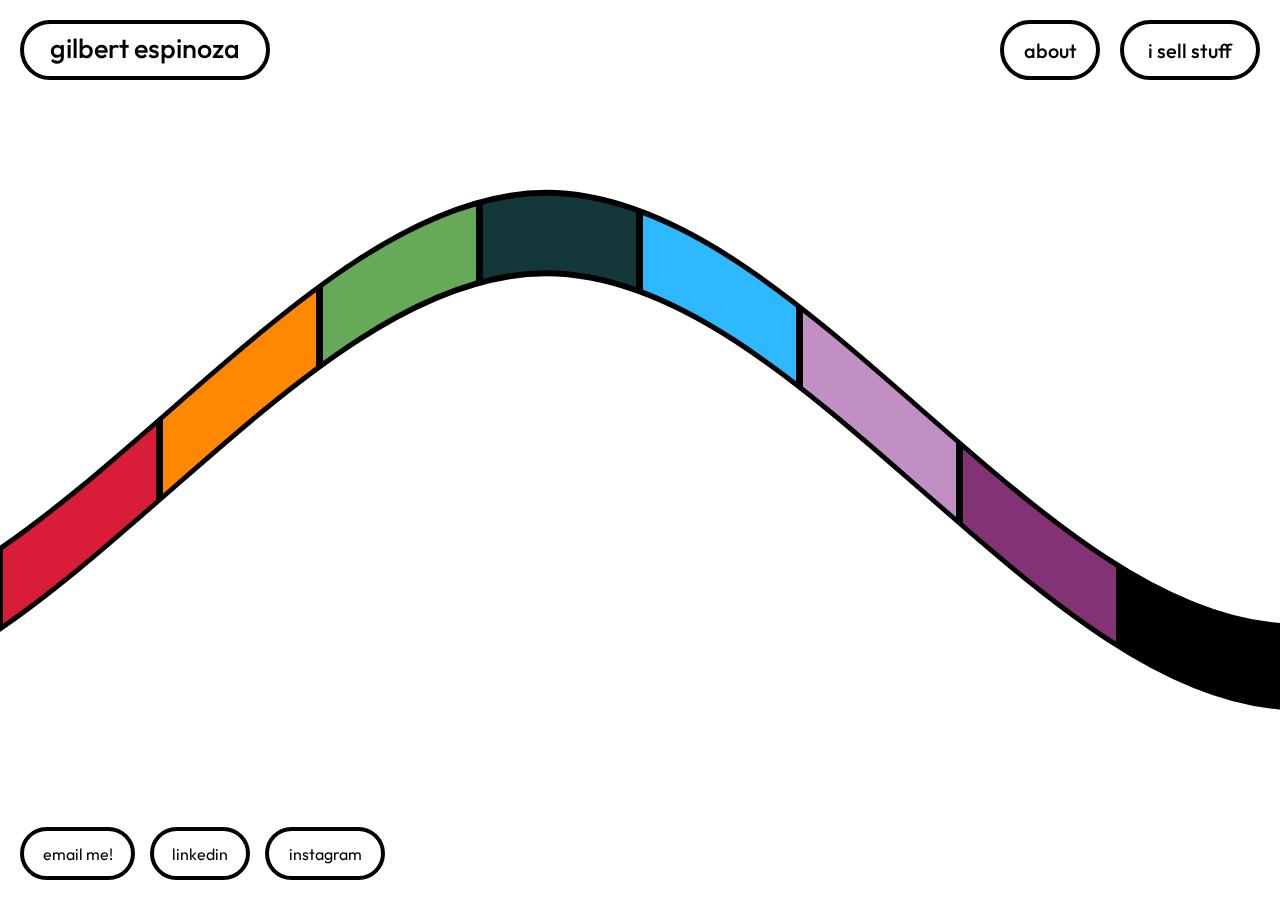
<file: index.html>
<!DOCTYPE html>
<html lang="en">
<head>
	<meta charset="UTF-8">
	<meta content="width=device-width, initial-scale=1.0" name="viewport">
	<meta content="ie=edge" http-equiv="X-UA-Compatible">
	<script src = "https://ajax.googleapis.com/ajax/libs/jquery/3.4.1/jquery.min.js"></script>
	<script src="scripts.js"></script>
	<title>gilbert espinoza</title>
	<link href="main.css" rel="stylesheet">
	<link rel="icon" type="image/png" href="images/icon.png" />
	<link rel="preconnect" href="https://fonts.googleapis.com">
	<link rel="preconnect" href="https://fonts.gstatic.com" crossorigin>
	<link href="https://fonts.googleapis.com/css2?family=Outfit:wght@100..900&display=swap" rel="stylesheet">
</head>
<body>
	<div class="container">
		<a href="index.html" class="name "><h1>gilbert espinoza</h1></a>
		<div class="empty1"></div>
		<a href="about.html" class="about"><h2>about</h2></a>
		<a href="https://www.etsy.com/shop/TildebyGil"target="_blank" class="etsy">i sell stuff</a>
	</div>
<div>

<!-- <div class="waves">
	<div class="wave1"></div>
	<div class="wave2"></div>
</div> -->

<svg class="waves1" xmlns="http://www.w3.org/2000/svg" xmlns:xlink="http://www.w3.org/1999/xlink" viewBox="0 24 150 28" preserveAspectRatio="none" shape-rendering="auto">
	<defs>
		<path id="gentle-wave1" stroke="black" stroke-width=".25" d="M -160 44 c 30 0 58 18 88 18 s 58 -18 88 -18 s 58 18 88 18 s 58 -18 88 -18 v 44 h -352 z" />
	</defs>
	<g class="parallax">
		<use xlink:href="#gentle-wave1" x="48" y="-18" fill="white" />
	</g>
</svg>

<svg class="waves2" xmlns="http://www.w3.org/2000/svg" xmlns:xlink="http://www.w3.org/1999/xlink" viewBox="0 24 150 28" preserveAspectRatio="none" shape-rendering="auto">
	<defs>
		<path id="gentle-wave" stroke="black" stroke-width=".25" d="M-160 44c30 0 58-18 88-18s 58 18 88 18 58-18 88-18 58 18 88 18 v44h-352z" />
	</defs>
	<g class="parallax">
		<use xlink:href="#gentle-wave" x="48" y="0" fill="white" />
	</g>
</svg>

	<div class="circles">
		<a href="rutgers-university-student-affairs.html" class="circles12"> </a>	
			<div class="twelve">
				<div class="text_12">
					<h1>rutgers university student affairs</h1><br><br>
					<h2>internship | 2018–2020</h2>
				</div>
			</div>
		<a href="roygbiv.html" class="circles2"> </a>	
			<div class="two">
				<div class="text_2">
					<h1>roygbiv</h1><br><br>
					<h2>poster series | 2017/2022</h2>
				</div>
			</div>
		<a href="fanjingshan.html" class="circles4"> </a>	
			<div class="four">
				<div class="text_4">
					<h1>fanjingshan</h1><br><br>
					<h2>visual identity | 2018/2022</h2>
				</div>
			</div>
		<a href="dusty-complications-in-the-stratoshpere.html" class="circles5"> </a>	
			<div class="five">
				<div class="text_5">
					<h1>dusty complications in the stratosphere</h1><br><br>
					<h2>infographic | 2018</h2>
				</div>
			</div>
		<a href="insider.html" class="circles13"> </a>	
			<div class="thirteen">
				<div class="text_13">
					<h1>insider</h1><br><br>
					<h2>fellowship | 2020–2021</h2>
				</div>
			</div>
		<a href="hi-im-gilbert.html" class="circles7"> </a>	
			<div class="seven">
				<div class="text_7">
					<h1>hi, i'm gilbert!</h1><br><br>
					<h2>leave behind | 2020</h2>
				</div>
			</div>
		<a href="college-thesis.html" class="circles8"> </a>	
			<div class="eight">
				<div class="text_8">
					<h1>what if i said that i didn't know</h1><br><br>
					<h2>thesis website | 2020</h2>
				</div>
			</div>
		<a href="simply-organic.html" class="circles11"> </a>	
			<div class="eleven">
				<div class="text_11">
					<h1>simply organic</h1><br><br>
					<h2>letterset | 2018/2022</h2>
				</div>
			</div>
	</div>

<div class="container2">
	<a href="mailto:ge81997@gmail.com" class="email">email me!</a>
	<a href="https://www.linkedin.com/in/gilbert-espinoza/"target="_blank" class="linkedin">linkedin</i></a>
	<a href="https://www.instagram.com/gilbertespinoza/?hl=en"target="_blank" class="instagram">instagram</a>
</div>



<!-- -------------------------MOBILE-------------------------->

<!-- <div class="circlesmobile">
	<a href="rutgers-university-student-affairs.html" class="circles12mobile">
		<div id="textmobile">
			<h1>rutgers university<br>student affairs</h1>
			<h2>internship | 2018–2020</h2>
		</div>
	</a>
	<a href="pizza-reddit.html" class="circles16mobile">
		<div id="textmobile">
			<h1>pizza toppings...as<br>told by reddit</h1>
			<h2>video/animation experimentation | 2019/2023</h2>
		</div>
	</a>
	<a href="roygbiv.html" class="circles2mobile">
		<div id="textmobile">
			<h1>roygbiv</h1>
			<h2>poster series | 2017/2022</h2>
		</div>
	</a>
	<a href="hug.html" class="circles3mobile">
		<div id="textmobile">
			<h1>hug</h1>
			<h2>app | 2019</h2>
		</div>
	</a>
	<a href="fanjingshan.html" class="circles4mobile">
		<div id="textmobile">
			<h1>fanjingshan</h1>
			<h2>visual identity | 2018/2022</h2>
		</div>
	</a>
	<a href="dusty-complications-in-the-stratoshpere.html" class="circles5mobile">
		<div id="textmobile">
			<h1>dusty complications<br>in the stratosphere</h1>
			<h2>infographic | 2018</h2>
		</div>
	</a>
	<a href="insider.html" class="circles13mobile">
		<div id="textmobile">
			<h1>insider</h1>
			<h2>fellowship | 2020–2021</h2>
		</div>
	</a>
	<a href="hi-im-gilbert.html" class="circles7mobile">
		<div id="textmobile">
			<h1>hi, i'm gilbert!</h1>
			<h2>leave behind | 2020</h2>
		</div>
	</a>
	<a href="college-thesis.html" class="circles8mobile">
		<div id="textmobile">
			<h1>what if i said that<br>i didn't know</h1>
			<h2>thesis website | 2020</h2>
		</div>
	</a>
	<a href="simply-organic.html" class="circles11mobile">
		<div id="textmobile">
			<h1>simply organic</h1>
			<h2>letterset | 2018/2022</h2>
		</div>
	</a>
	<div class="emptysquare"></div>
</div>

	<div class="container2mobile">
		<a href="mailto:ge81997@gmail.com" class="email"><i class="fas fa-envelope	" style="font-size:27px;"></i></a>
		<a href="https://www.linkedin.com/in/gilbert-espinoza/"target="_blank" class="linkedin"><i class="fab fa-linkedin"style="font-size:27px;"></i></a>
		<a href="https://www.instagram.com/gilbertespinoza/?hl=en"target="_blank" class="instagram"><i class="fab fa-instagram"style="font-size:29px;"></i></a>
		<a href="https://www.etsy.com/shop/TildebyGil"target="_blank" class="etsy"><i class="fab fa-etsy"style="font-size:24px;"></i></a>
		<div class="empty1"></div>
		<a href="index.html" class="gobacktotop">go back up</a>
	</div> -->


</body>
</html>
</file>
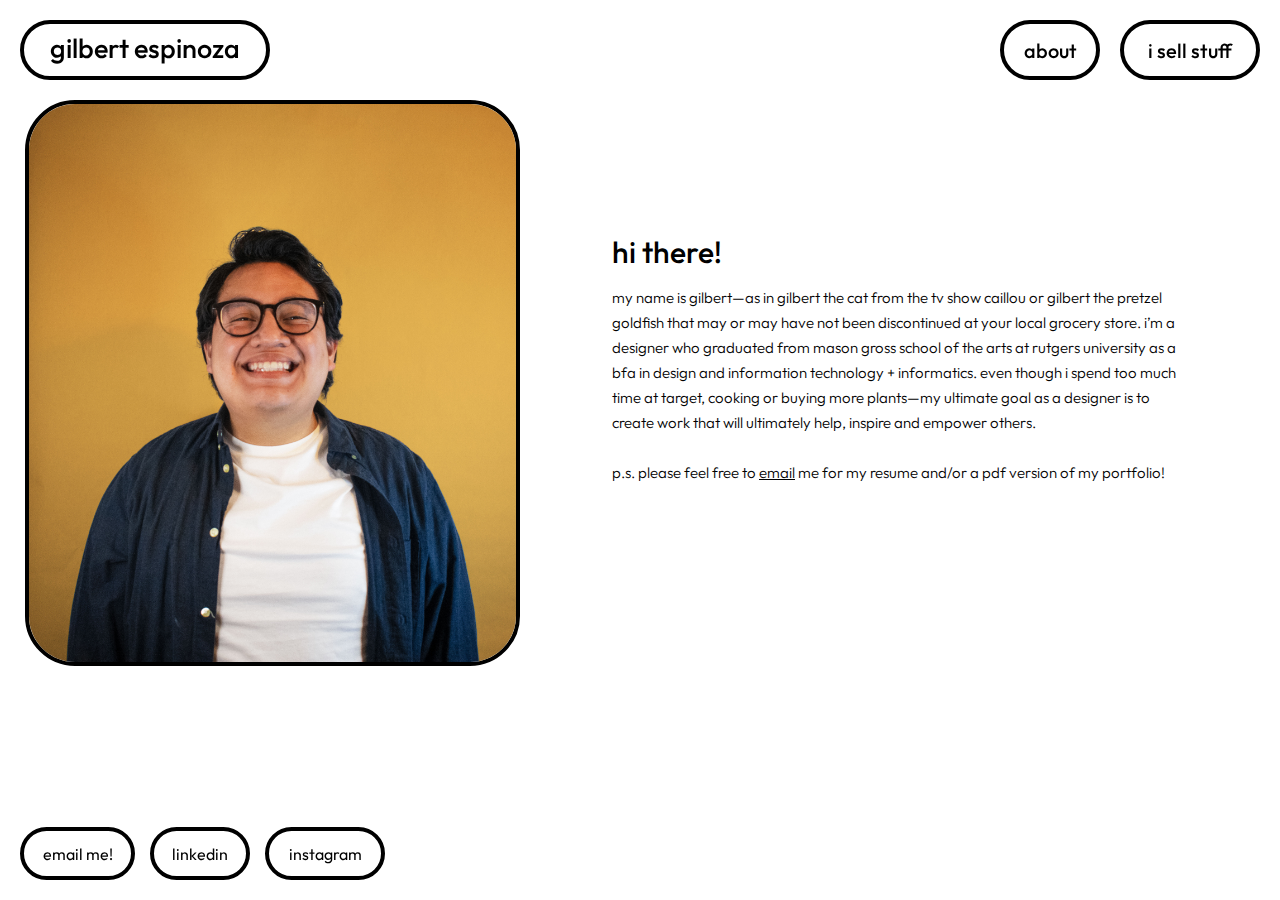
<file: about.html>
<!DOCTYPE html>
<html lang="en">
<head>
	<meta charset="UTF-8">
	<meta content="width=device-width, initial-scale=1.0" name="viewport">
	<meta content="ie=edge" http-equiv="X-UA-Compatible">
	<title>about</title>
	<link href="about.css" rel="stylesheet">
	<link rel="icon" type="image/png" href="images/icon.png" />
	<link rel="preconnect" href="https://fonts.googleapis.com">
	<link rel="preconnect" href="https://fonts.gstatic.com" crossorigin>
	<link href="https://fonts.googleapis.com/css2?family=Outfit:wght@100..900&display=swap" rel="stylesheet">
</head>
<body>
<div class="container">
	<a href="index.html" class="name "><h1>gilbert espinoza</h1></a>
	<div class="empty1"></div>
	<a href="about.html" class="about"><h2>about</h2></a>
	<a href="https://www.etsy.com/shop/TildebyGil"target="_blank" class="etsy">i sell stuff</a>
</div>
<div class="grid1">
	<div class="a_1">
		<div class="image"><img src="./images/about.jpeg"></img></div>
	</div>	
	<div class="b_1">
		<h1>hi there!</h1>
		<p>my name is gilbert—as in gilbert the cat from the tv show caillou or gilbert the pretzel goldfish that may or may have not been discontinued at your local grocery store. i’m a designer who graduated from mason gross school of the arts at rutgers university as a bfa in design and information technology + informatics. even though i spend too much time at target, cooking or buying more plants—my ultimate goal as a designer is to create work that will ultimately help, inspire and empower others.<br><br> p.s. please feel free to <a href="mailto:ge81997@gmail.com">email</a> me for my resume and/or a pdf version of my portfolio!</a></p>
	</div>	
</div>

<div class="container2">
	<a href="mailto:ge81997@gmail.com" class="email">email me!</a>
	<a href="https://www.linkedin.com/in/gilbert-espinoza/"target="_blank" class="linkedin">linkedin</i></a>
	<a href="https://www.instagram.com/gilbertespinoza/?hl=en"target="_blank" class="instagram">instagram</a>
</div>
</body>
</html>
</file>
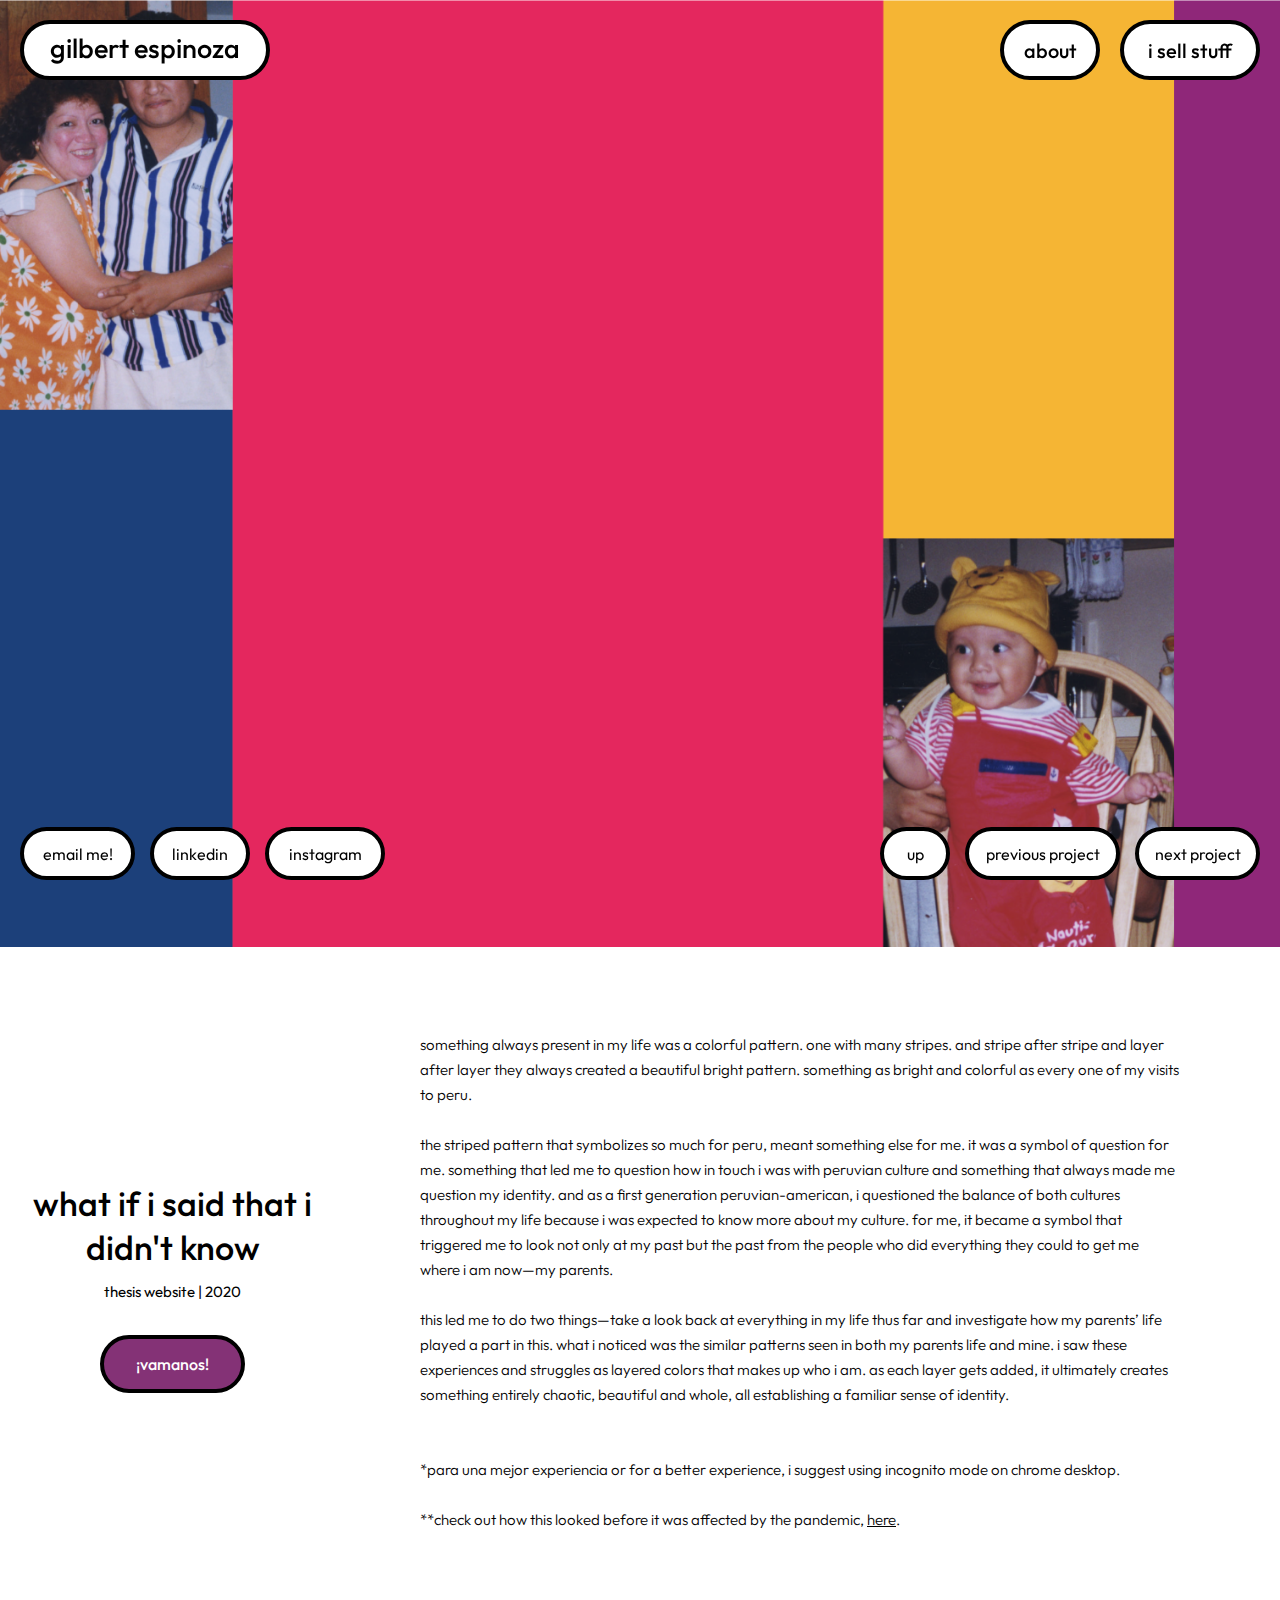
<file: college-thesis.html>
<!DOCTYPE html>
<html lang="en">
<head>
	<meta charset="UTF-8">
	<meta content="width=device-width, initial-scale=1.0" name="viewport">
	<meta content="ie=edge" http-equiv="X-UA-Compatible">
	<script src = "https://ajax.googleapis.com/ajax/libs/jquery/3.4.1/jquery.min.js"></script>
	<script src="scripts.js"></script>
	<title>what if i said that i didn't know</title>
	<link href="college-thesis.css" rel="stylesheet">
	<link rel="icon" type="image/png" href="images/icon_8.png" />
	<link rel="preconnect" href="https://fonts.googleapis.com">
	<link rel="preconnect" href="https://fonts.gstatic.com" crossorigin>
	<link href="https://fonts.googleapis.com/css2?family=Outfit:wght@100..900&display=swap" rel="stylesheet">
</head>
<body>
<div class="container">
	<a href="index.html" class="name "><h1>gilbert espinoza</h1></a>
	<div class="empty1"></div>
	<a href="about.html" class="about"><h2>about</h2></a>
	<a href="https://www.etsy.com/shop/TildebyGil"target="_blank" class="etsy">i sell stuff</a>
</div>
<div class="work">
	<img src="./images/thesis2.png"></img>
	<div class="grid1">
		<div class="a_1">
			<h1>what if i said that i didn't know</h1>
			<h2>thesis website | 2020</h2>
			<a href="http://gilbertespinoza.com/what-if-i-said-that-i-didn't-know/" class="button">¡vamanos!</a>
		</div>	
		<div class="b_1">
			<p>something always present in my life was a colorful pattern. one with many stripes. and stripe after stripe and layer after layer they always created a beautiful bright pattern. something as bright and colorful as every one of my visits to peru. 
			<br><br>
			the striped pattern that symbolizes so much for peru, meant something else for me. it was a symbol of question for me. something that led me to question how in touch i was with peruvian culture and something that always made me question my identity. and as a first generation peruvian-american, i questioned the balance of both cultures throughout my life because i was expected to know more about my culture. for me, it became a symbol that triggered me to look not only at my past but the past from the people who did everything they could to get me where i am now—my parents. 
			<br><br>
			this led me to do two things—take a look back at everything in my life thus far and investigate how my parents’ life played a part in this. what i noticed was the similar patterns seen in both my parents life and mine. i saw these experiences and struggles as layered colors that makes up who i am. as each layer gets added, it ultimately creates something entirely chaotic, beautiful and whole, all establishing a familiar sense of identity. 
			<br><br><br>
			*para una mejor experiencia or for a better experience, i suggest using incognito mode on chrome desktop.
			<br><br>
			**check out how this looked before it was affected by the pandemic, <a href="college-thesis-pandemic.html">here</a>.</p>
		</div>	
	</div>
</div>
<div class="container2">
	<a href="mailto:ge81997@gmail.com" class="email">email me!</a>
	<a href="https://www.linkedin.com/in/gilbert-espinoza/"target="_blank" class="linkedin">linkedin</i></a>
	<a href="https://www.instagram.com/gilbertespinoza/?hl=en"target="_blank" class="instagram">instagram</a>
	<div class="empty1"></div>
	<a href="college-thesis.html" class="gobacktotop">up</a>
	<a href="hi-im-gilbert.html" class="previousproject">previous project</a>
	<a href="simply-organic.html" class="nextproject">next project</a>
</div>

<!-- ----------mobile--------------
 -->
<!-- <div class="containerpart1">
	<a href="college-thesis.html" class="gobacktotop">go back up</a>
	<a href="hi-im-gilbert.html" class="previousproject">previous project</a>
	<a href="simply-organic.html" class="nextproject">next project</a>
</div>
<div class="containerpart2">
	<a href="mailto:ge81997@gmail.com" class="email"><i class="fas fa-envelope	" style="font-size:27px;"></i></a>
	<a href="https://www.linkedin.com/in/gilbert-espinoza/"target="_blank" class="linkedin"><i class="fab fa-linkedin"style="font-size:27px;"></i></a>
	<a href="https://www.instagram.com/gilbertespinoza/?hl=en"target="_blank" class="instagram"><i class="fab fa-instagram"style="font-size:29px;"></i></a>
	<a href="https://www.etsy.com/shop/TildebyGil"target="_blank" class="etsy"><i class="fab fa-etsy"style="font-size:24px;"></i></a>
	<div class="empty1"></div>
</div> -->

</body>
</file>
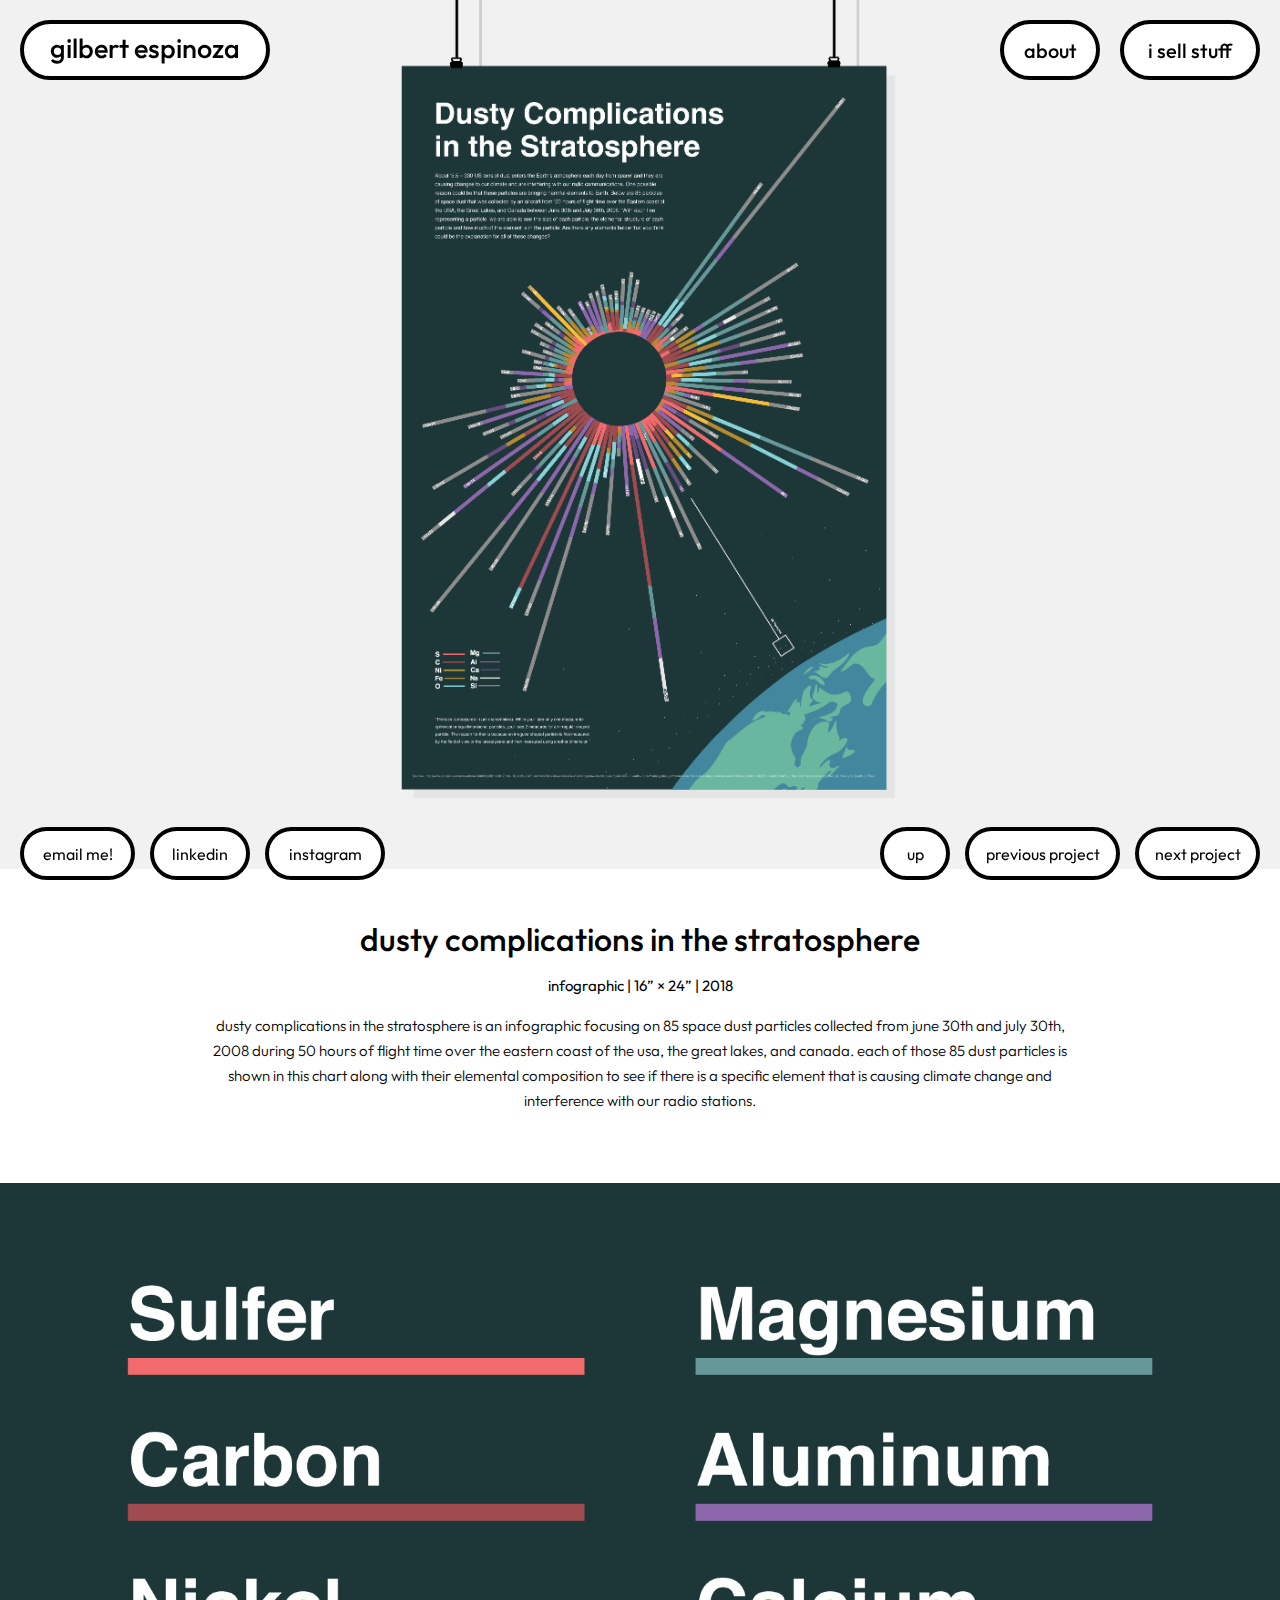
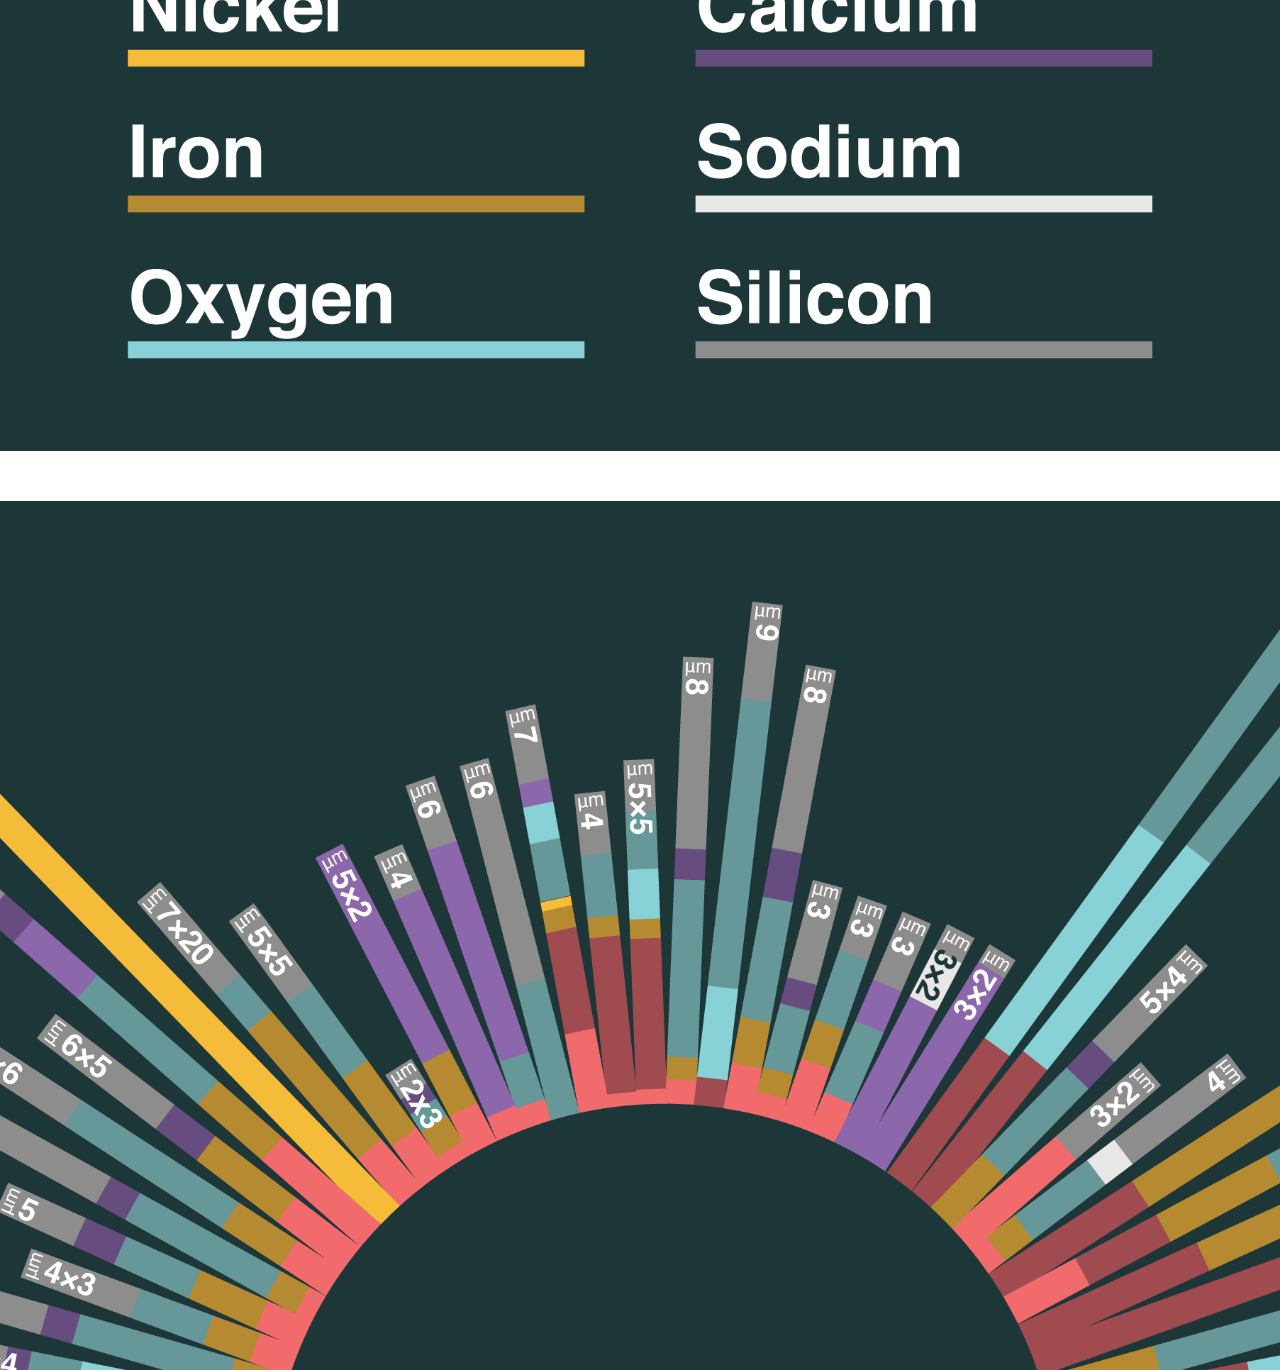
<file: dusty-complications-in-the-stratoshpere.html>
<!DOCTYPE html>
<html lang="en">
<head>
	<meta charset="UTF-8">
	<meta content="width=device-width, initial-scale=1.0" name="viewport">
	<meta content="ie=edge" http-equiv="X-UA-Compatible">
	<script src = "https://ajax.googleapis.com/ajax/libs/jquery/3.4.1/jquery.min.js"></script>
	<script src="scripts.js"></script>
	<title>dusty complications in the stratosphere</title>
	<link href="dusty-complications-in-the-stratoshpere.css" rel="stylesheet">
	<link rel="icon" type="image/png" href="images/icon_5.png" />
	<link rel="preconnect" href="https://fonts.googleapis.com">
	<link rel="preconnect" href="https://fonts.gstatic.com" crossorigin>
	<link href="https://fonts.googleapis.com/css2?family=Outfit:wght@100..900&display=swap" rel="stylesheet">
</head>
<body>
<div class="container">
	<a href="index.html" class="name "><h1>gilbert espinoza</h1></a>
	<div class="empty1"></div>
	<a href="about.html" class="about"><h2>about</h2></a>
	<a href="https://www.etsy.com/shop/TildebyGil"target="_blank" class="etsy">i sell stuff</a>
</div>
<div class="work">
	<img src="./images/dusty1.png"></img>
	<div class="worktext">
		<h1>dusty complications in the stratosphere</h1>
		<h2>infographic | 16” × 24” | 2018</h2>
		<p>dusty complications in the stratosphere is an infographic focusing on 85 space dust particles collected from june 30th and july 30th, 2008 during 50 hours of flight time over the eastern coast of the usa, the great lakes, and canada. each of those 85 dust particles is shown in this chart along with their elemental composition to see if there is a specific element that is causing climate change and interference with our radio stations.</p>
	</div>
	<img src="./images/dusty2.png"></img>
	<div class="empty"></div>
	<img src="./images/dusty3.png"></img>
</div>
<div class="container2">
	<a href="mailto:ge81997@gmail.com" class="email">email me!</a>
	<a href="https://www.linkedin.com/in/gilbert-espinoza/"target="_blank" class="linkedin">linkedin</i></a>
	<a href="https://www.instagram.com/gilbertespinoza/?hl=en"target="_blank" class="instagram">instagram</a>
	<div class="empty1"></div>
	<a href="dusty-complications-in-the-stratoshpere.html" class="gobacktotop">up</a>
	<a href="fanjingshan.html" class="previousproject">previous project</a>
	<a href="insider.html" class="nextproject">next project</a>
</div>

<!-- ----------mobile--------------
 -->
<!-- <div class="containerpart1">
	<a href="dusty-complications-in-the-stratoshpere.html" class="gobacktotop">go back up</a>
	<a href="fanjingshan.html" class="previousproject">previous project</a>
	<a href="insider.html" class="nextproject">next project</a>
</div>
<div class="containerpart2">
	<a href="mailto:ge81997@gmail.com" class="email"><i class="fas fa-envelope	" style="font-size:27px;"></i></a>
	<a href="https://www.linkedin.com/in/gilbert-espinoza/"target="_blank" class="linkedin"><i class="fab fa-linkedin"style="font-size:27px;"></i></a>
	<a href="https://www.instagram.com/gilbertespinoza/?hl=en"target="_blank" class="instagram"><i class="fab fa-instagram"style="font-size:29px;"></i></a>
	<a href="https://www.etsy.com/shop/TildebyGil"target="_blank" class="etsy"><i class="fab fa-etsy"style="font-size:24px;"></i></a>
	<div class="empty1"></div>
</div> -->





</body>
</file>
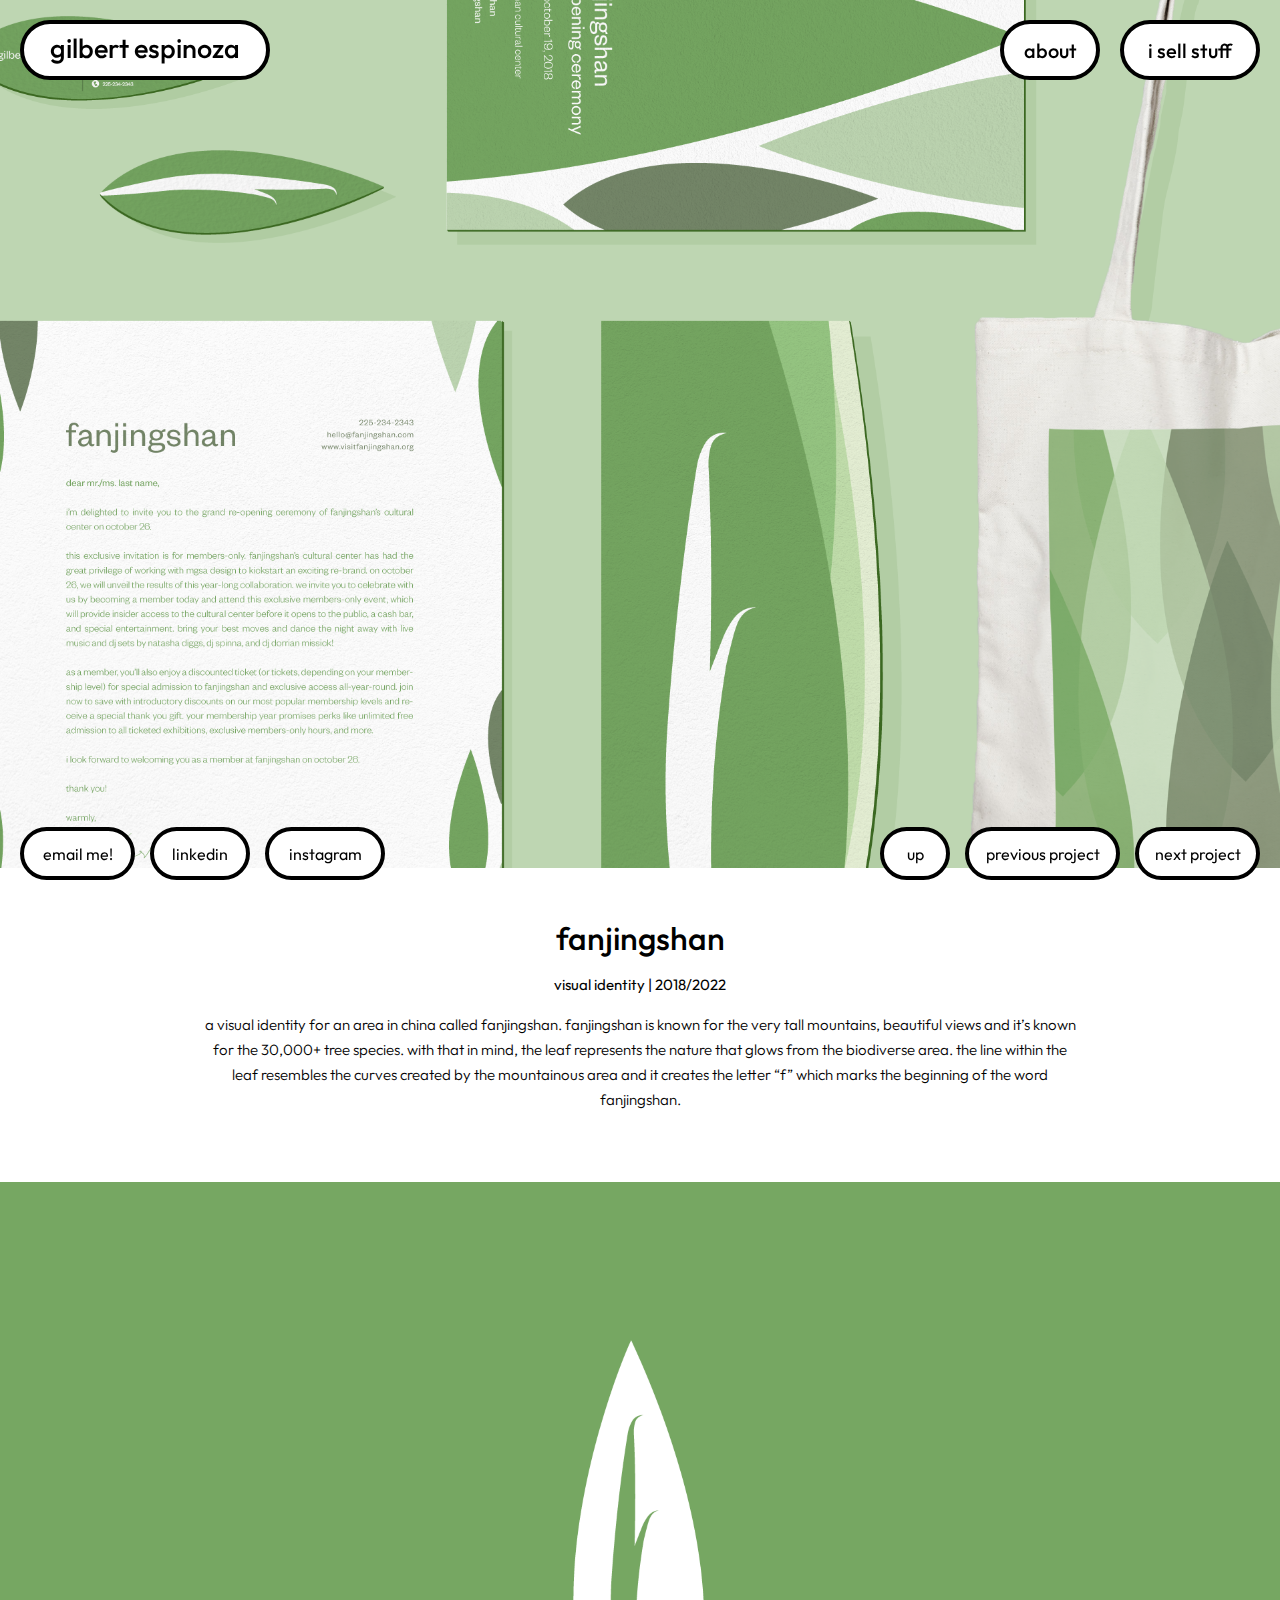
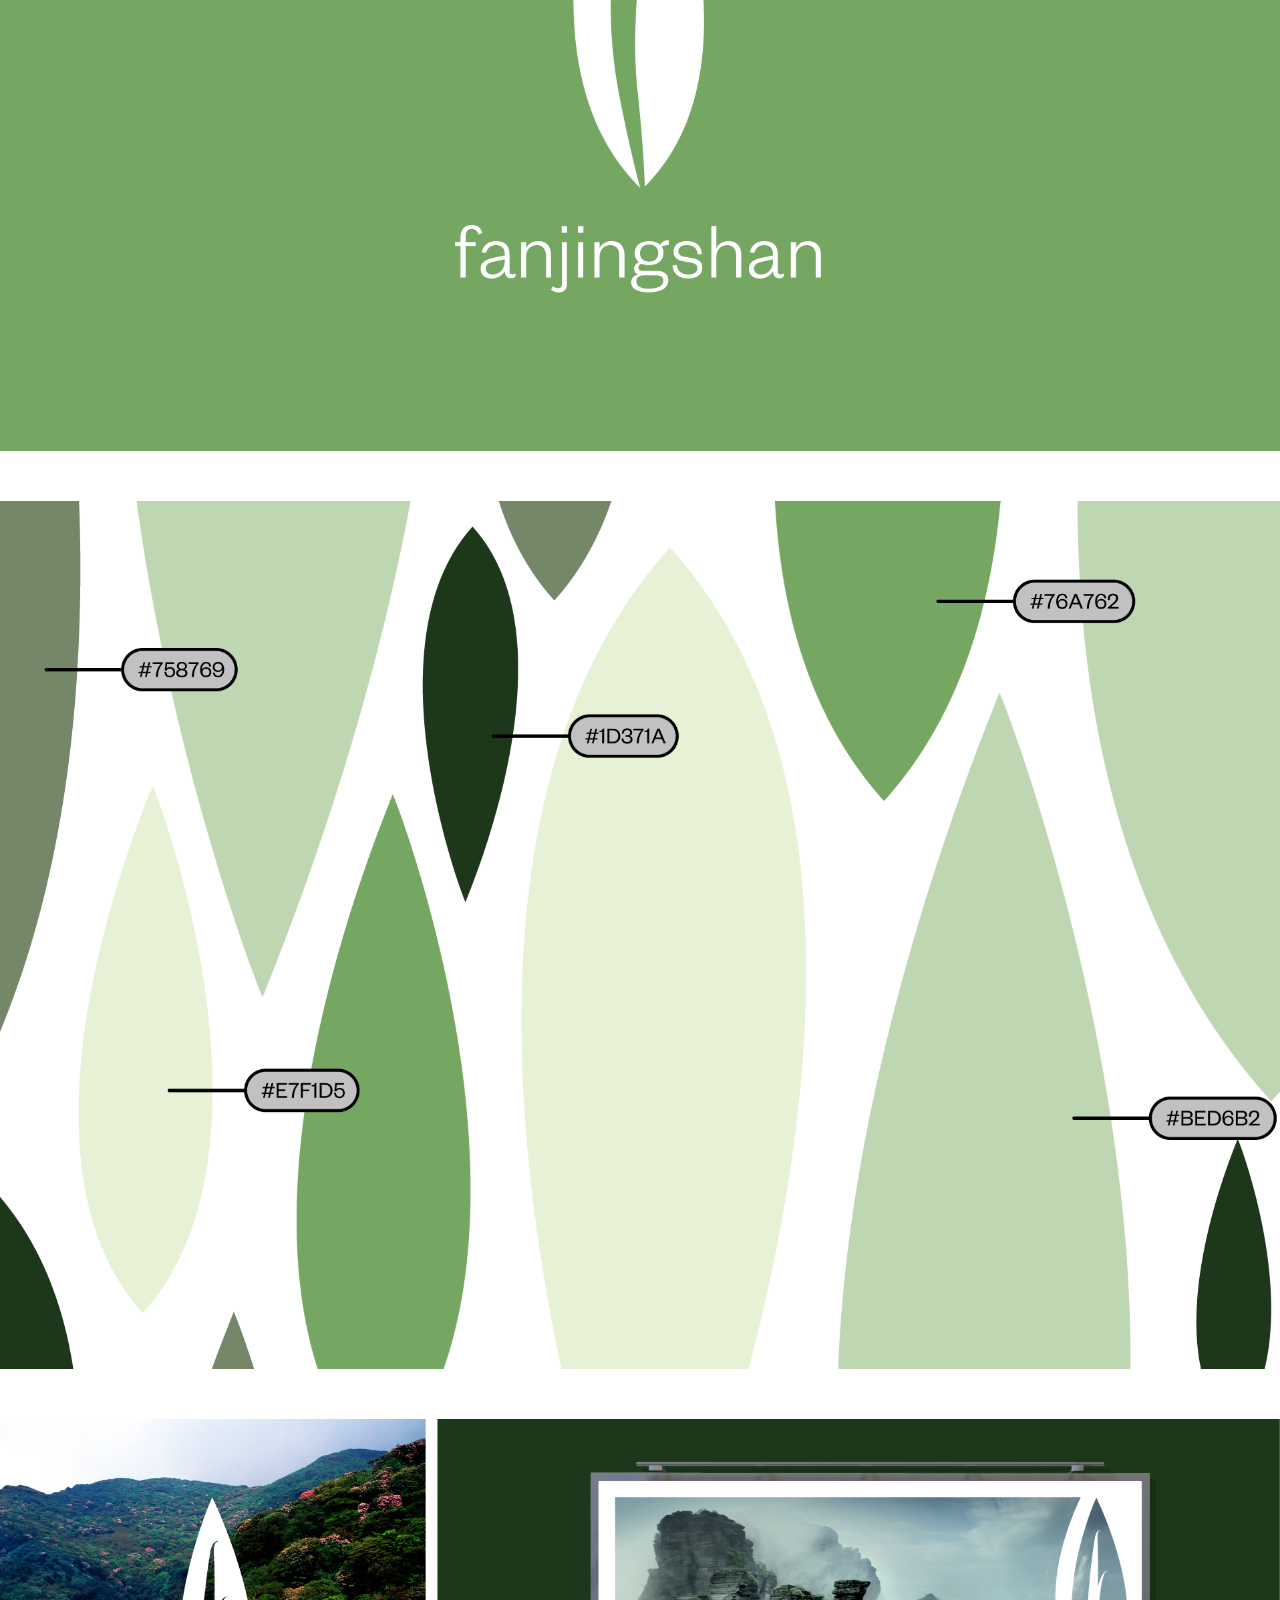
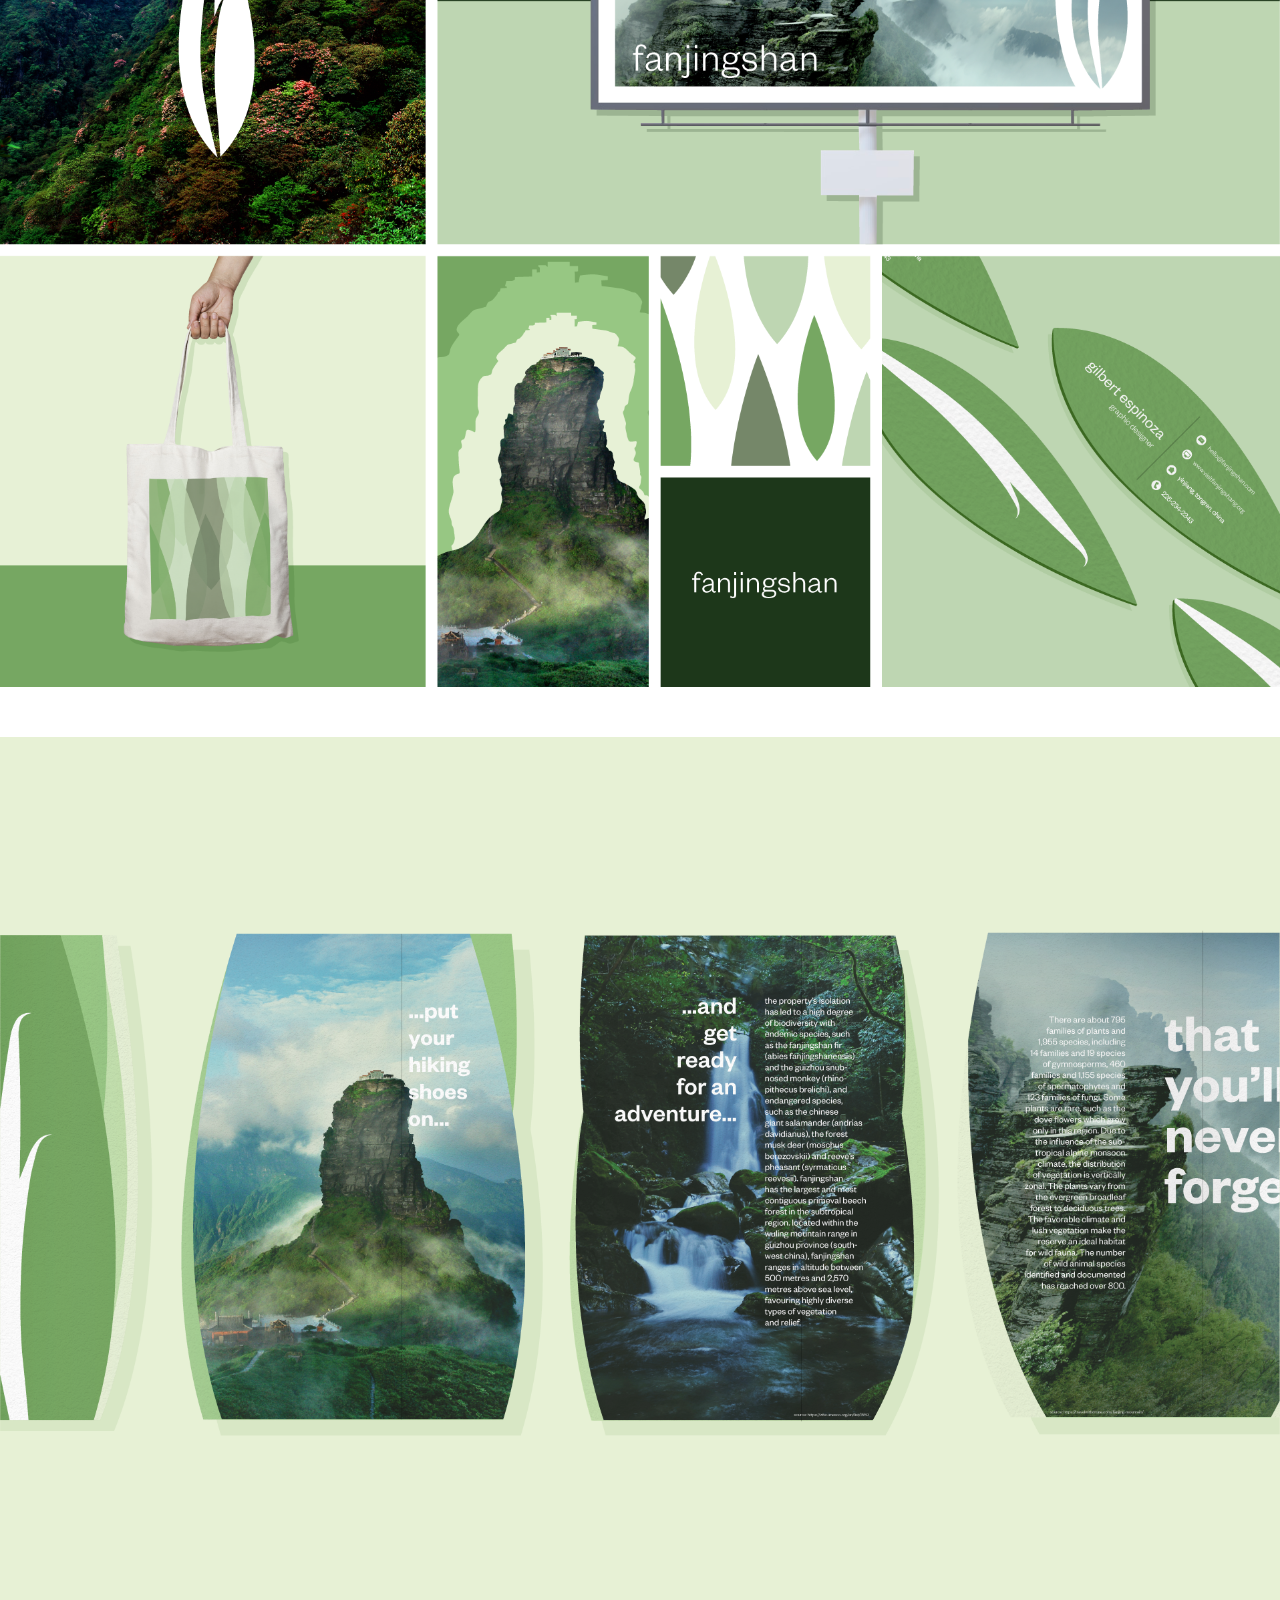
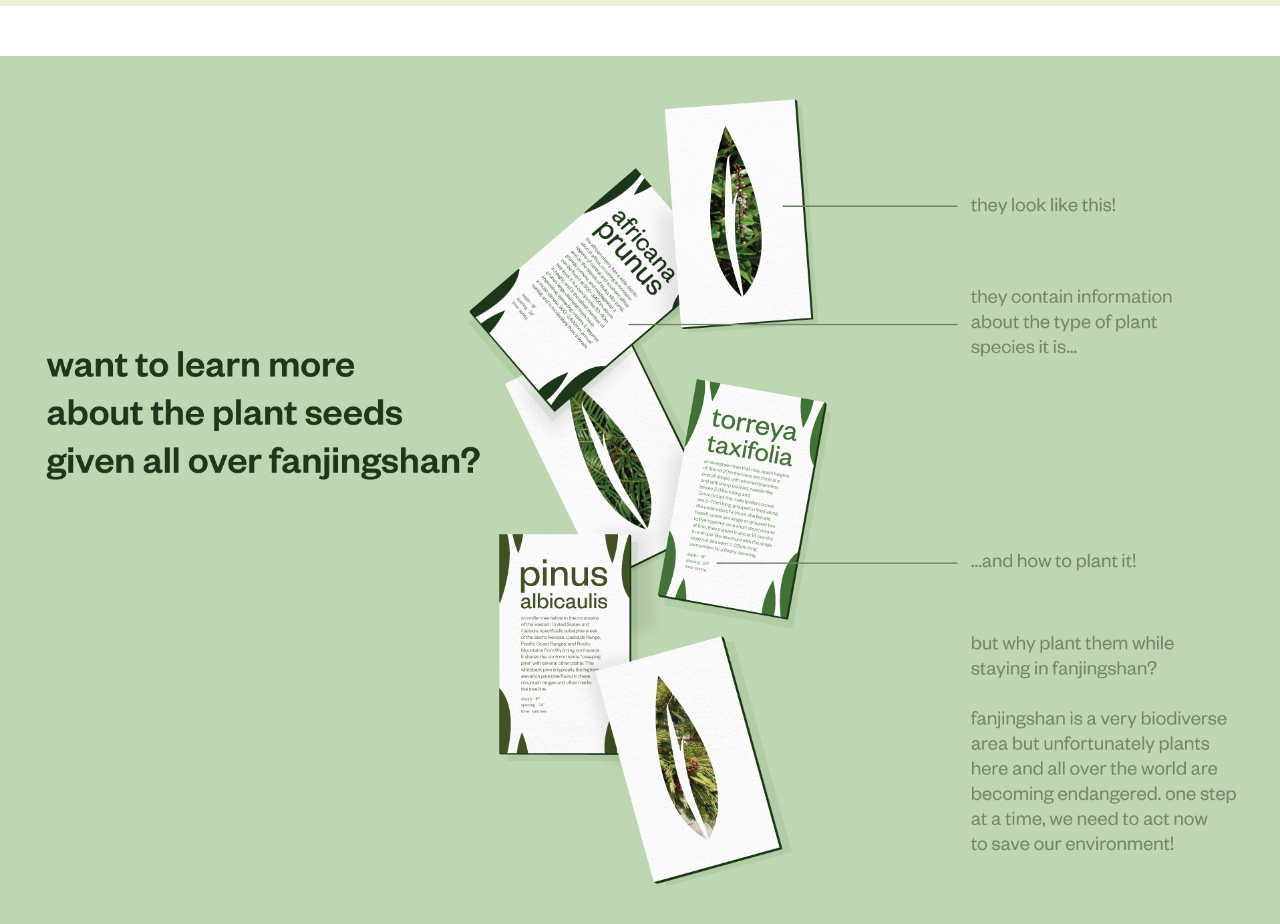
<file: fanjingshan.html>
<!DOCTYPE html>
<html lang="en">
<head>
	<meta charset="UTF-8">
	<meta content="width=device-width, initial-scale=1.0" name="viewport">
	<meta content="ie=edge" http-equiv="X-UA-Compatible">
	<script src = "https://ajax.googleapis.com/ajax/libs/jquery/3.4.1/jquery.min.js"></script>
	<script src="scripts.js"></script>
	<title>fanjingshan</title>
	<link href="fanjingshan.css" rel="stylesheet">
	<link rel="icon" type="image/png" href="images/icon_4.png" />
	<link rel="preconnect" href="https://fonts.googleapis.com">
	<link rel="preconnect" href="https://fonts.gstatic.com" crossorigin>
	<link href="https://fonts.googleapis.com/css2?family=Outfit:wght@100..900&display=swap" rel="stylesheet">
</head>
<body>
<div class="container">
	<a href="index.html" class="name "><h1>gilbert espinoza</h1></a>
	<div class="empty1"></div>
	<a href="about.html" class="about"><h2>about</h2></a>
	<a href="https://www.etsy.com/shop/TildebyGil"target="_blank" class="etsy">i sell stuff</a>
</div>

<div class="work">
	<img src="./images/fanjingshan1.png"></img>
	<div class="worktext">
		<h1>fanjingshan</h1>
		<h2>visual identity | 2018/2022</h2>
		<p>a visual identity for an area in china called fanjingshan. fanjingshan is known for the very tall mountains, beautiful views and it’s known for the 30,000+ tree species. with that in mind, the leaf represents the nature that glows from the biodiverse area. the line within the leaf resembles the curves created by the mountainous area and it creates the letter “f” which marks the beginning of the word fanjingshan.</p>
	</div>
	<img src="./images/fanjingshan2.png"></img>
	<div class="empty"></div>
	<img src="./images/fanjingshan3.png"></img>
	<div class="empty"></div>
	<img src="./images/fanjingshan4.png"></img>
	<div class="empty"></div>
	<img src="./images/fanjingshan5.png"></img>
	<div class="empty"></div>
	<img src="./images/fanjingshan6.png"></img>
</div>

<div class="container2">
	<a href="mailto:ge81997@gmail.com" class="email">email me!</a>
	<a href="https://www.linkedin.com/in/gilbert-espinoza/"target="_blank" class="linkedin">linkedin</i></a>
	<a href="https://www.instagram.com/gilbertespinoza/?hl=en"target="_blank" class="instagram">instagram</a>
	<div class="empty1"></div>
	<a href="fanjingshan.html" class="gobacktotop">up</a>
	<a href="roygbiv.html" class="previousproject">previous project</a>
	<a href="dusty-complications-in-the-stratoshpere.html" class="nextproject">next project</a>
</div>

<!-- ----------mobile--------------
 -->
<!-- <div class="containerpart1">
	<a href="fanjingshan.html" class="gobacktotop">go back up</a>
	<a href="hug.html" class="previousproject">previous project</a>
	<a href="dusty-complications-in-the-stratoshpere.html" class="nextproject">next project</a>
</div>
<div class="containerpart2">
	<a href="mailto:ge81997@gmail.com" class="email"><i class="fas fa-envelope	" style="font-size:27px;"></i></a>
	<a href="https://www.linkedin.com/in/gilbert-espinoza/"target="_blank" class="linkedin"><i class="fab fa-linkedin"style="font-size:27px;"></i></a>
	<a href="https://www.instagram.com/gilbertespinoza/?hl=en"target="_blank" class="instagram"><i class="fab fa-instagram"style="font-size:29px;"></i></a>
	<a href="https://www.etsy.com/shop/TildebyGil"target="_blank" class="etsy"><i class="fab fa-etsy"style="font-size:24px;"></i></a>
	<div class="empty1"></div>
</div> -->



</body>
</file>
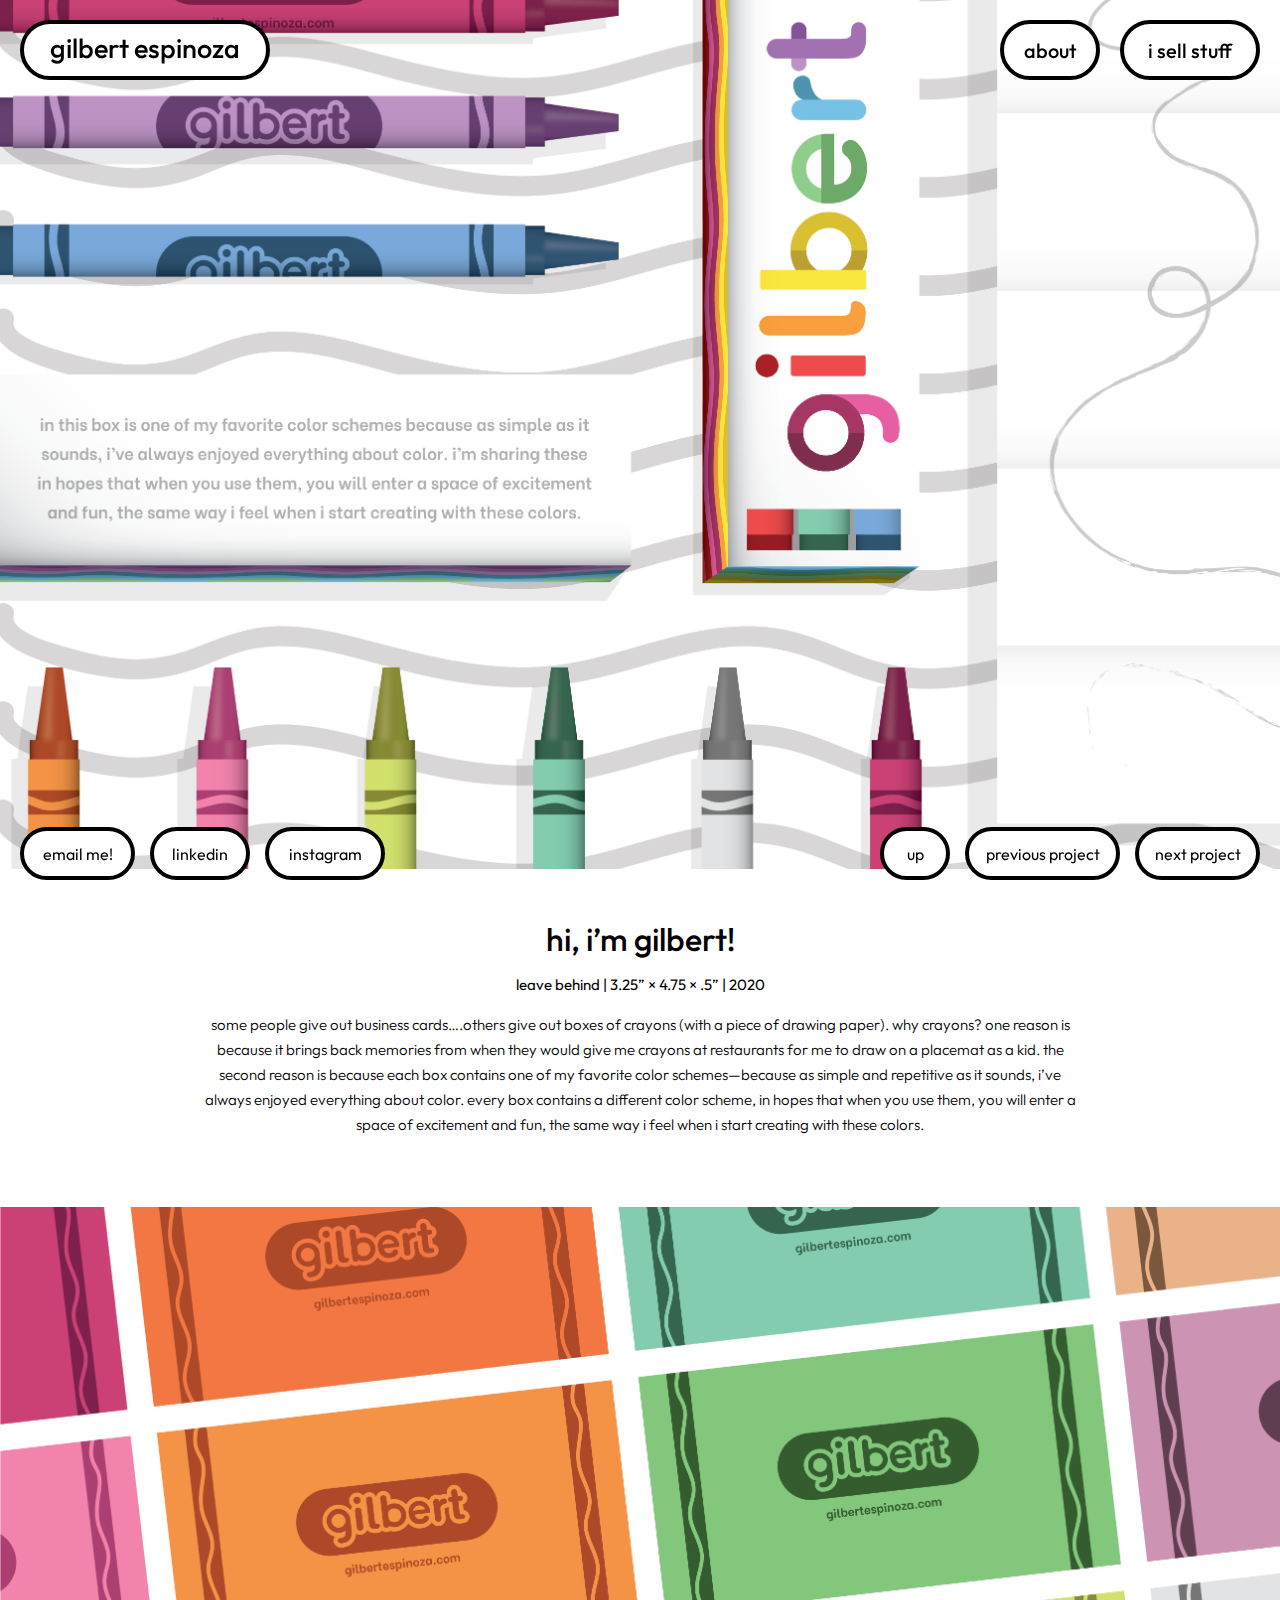
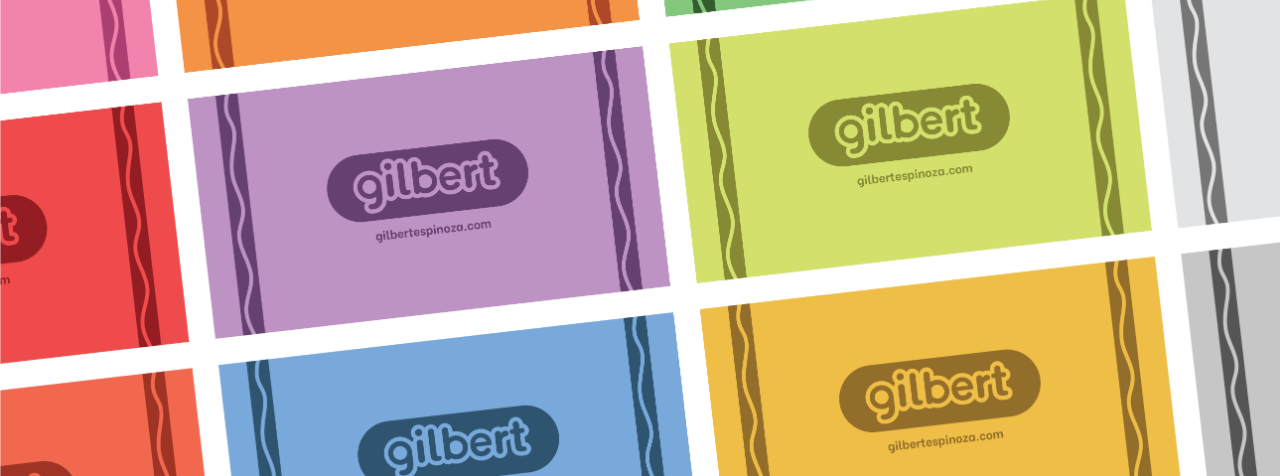
<file: hi-im-gilbert.html>
<!DOCTYPE html>
<html lang="en">
<head>
	<meta charset="UTF-8">
	<meta content="width=device-width, initial-scale=1.0" name="viewport">
	<meta content="ie=edge" http-equiv="X-UA-Compatible">
	<script src = "https://ajax.googleapis.com/ajax/libs/jquery/3.4.1/jquery.min.js"></script>
	<script src="scripts.js"></script>
	<title>hi, i’m gilbert!l</title>
	<link href="hi-im-gilbert.css" rel="stylesheet">
	<link rel="icon" type="image/png" href="images/icon_7.png" />
	<link rel="preconnect" href="https://fonts.googleapis.com">
	<link rel="preconnect" href="https://fonts.gstatic.com" crossorigin>
	<link href="https://fonts.googleapis.com/css2?family=Outfit:wght@100..900&display=swap" rel="stylesheet">
</head>
<body>
<div class="container">
	<a href="index.html" class="name "><h1>gilbert espinoza</h1></a>
	<div class="empty1"></div>
	<a href="about.html" class="about"><h2>about</h2></a>
	<a href="https://www.etsy.com/shop/TildebyGil"target="_blank" class="etsy">i sell stuff</a>
</div>

<div class="work">
	<img src="./images/whoami1.png"></img>
	<div class="worktext">
		<h1>hi, i’m gilbert!</h1>
		<h2>leave behind | 3.25” × 4.75 × .5” | 2020</h2>
		<p>some people give out business cards….others give out boxes of crayons (with a piece of drawing paper). why crayons? one reason is because it brings back memories from when they would give me crayons at restaurants for me to draw on a placemat as a kid. the second reason is because each box contains one of my favorite color schemes—because as simple and repetitive as it sounds, i’ve always enjoyed everything about color. every box contains a different color scheme, in hopes that when you use them, you will enter a space of excitement and fun, the same way i feel when i start creating with these colors.</p>
	</div>
	<img src="./images/whoami2.png"></img>
</div>

<div class="container2">
	<a href="mailto:ge81997@gmail.com" class="email">email me!</a>
	<a href="https://www.linkedin.com/in/gilbert-espinoza/"target="_blank" class="linkedin">linkedin</i></a>
	<a href="https://www.instagram.com/gilbertespinoza/?hl=en"target="_blank" class="instagram">instagram</a>
	<div class="empty1"></div>
	<a href="hi-im-gilbert.html" class="gobacktotop">up</a>
	<a href="insider.html" class="previousproject">previous project</a>
	<a href="college-thesis.html" class="nextproject">next project</a>
</div>

<!-- ----------mobile--------------
 -->
<!-- <div class="containerpart1">
	<a href="hi-im-gilbert.html" class="gobacktotop">go back up</a>
	<a href="insider.html" class="previousproject">previous project</a>
	<a href="college-thesis.html" class="nextproject">next project</a>
</div>
<div class="containerpart2">
	<a href="mailto:ge81997@gmail.com" class="email"><i class="fas fa-envelope	" style="font-size:27px;"></i></a>
	<a href="https://www.linkedin.com/in/gilbert-espinoza/"target="_blank" class="linkedin"><i class="fab fa-linkedin"style="font-size:27px;"></i></a>
	<a href="https://www.instagram.com/gilbertespinoza/?hl=en"target="_blank" class="instagram"><i class="fab fa-instagram"style="font-size:29px;"></i></a>
	<a href="https://www.etsy.com/shop/TildebyGil"target="_blank" class="etsy"><i class="fab fa-etsy"style="font-size:24px;"></i></a>
	<div class="empty1"></div>
</div> -->





</body>
</file>
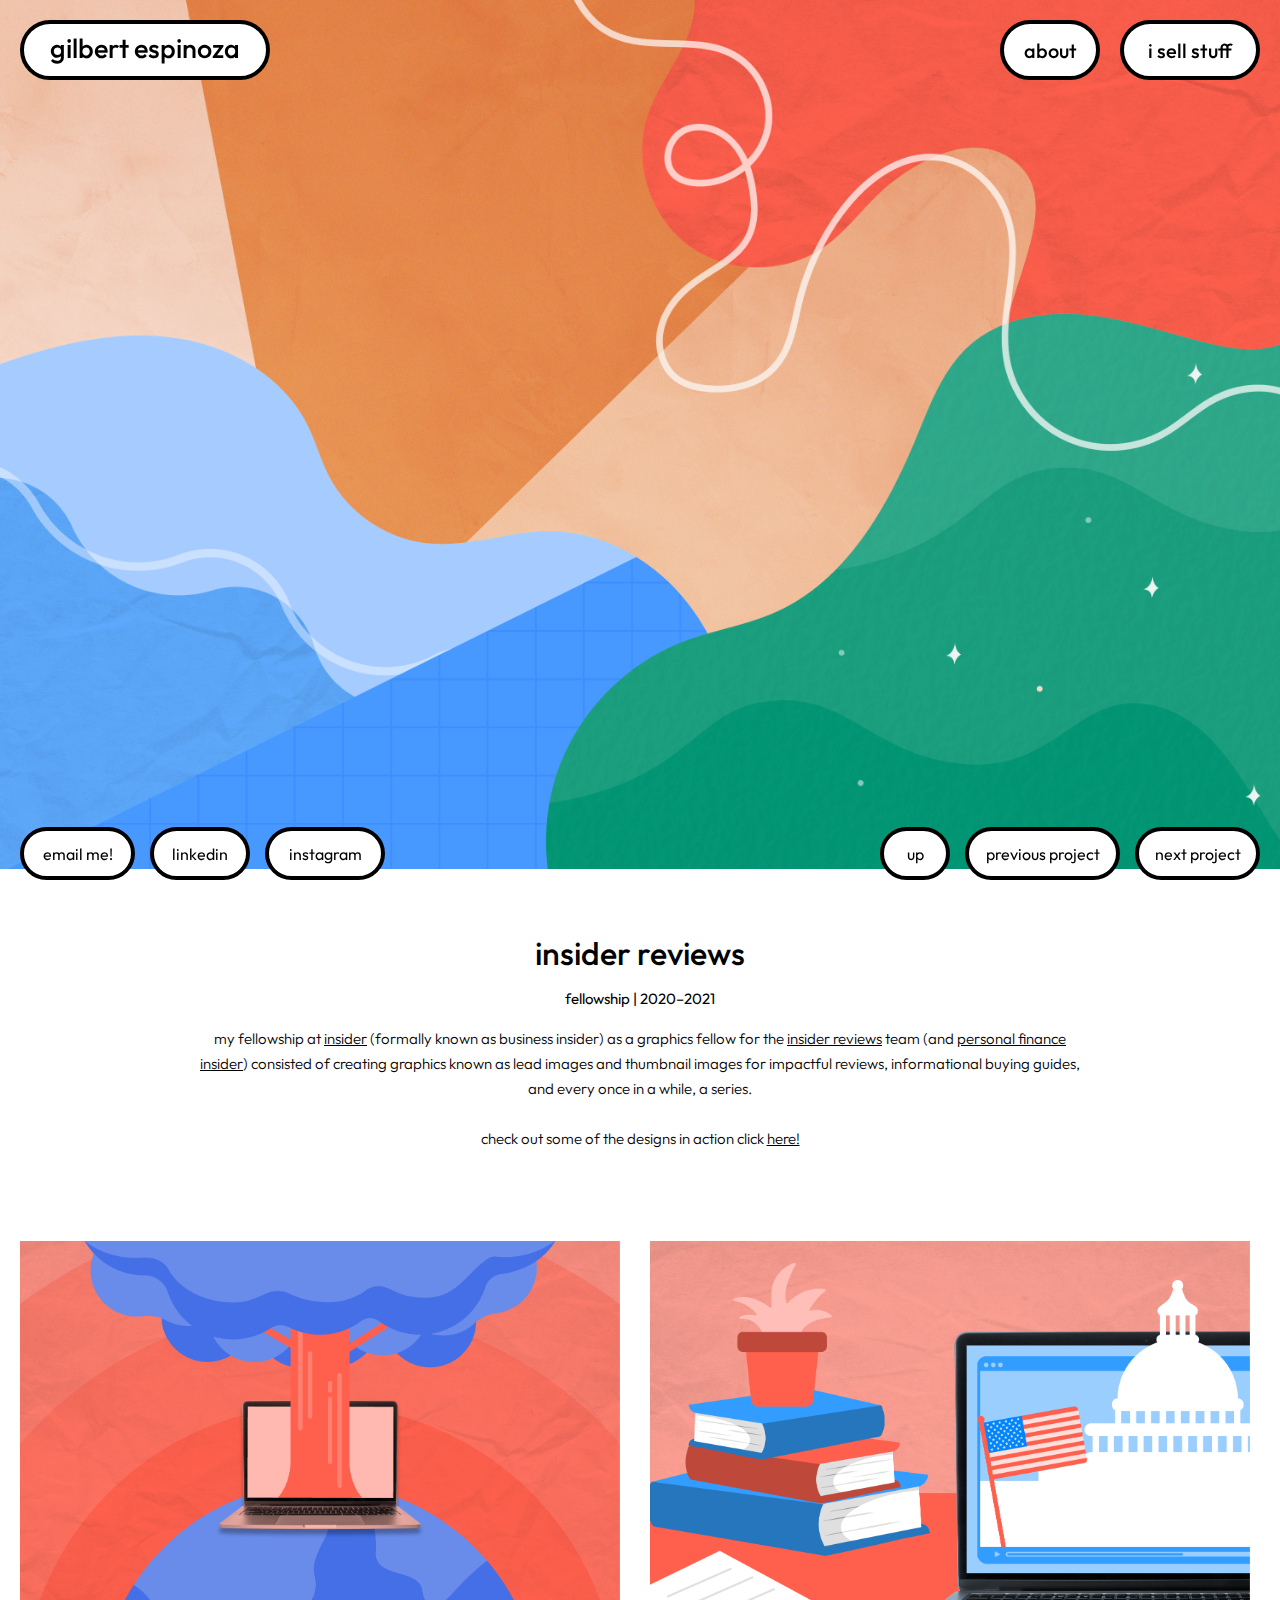
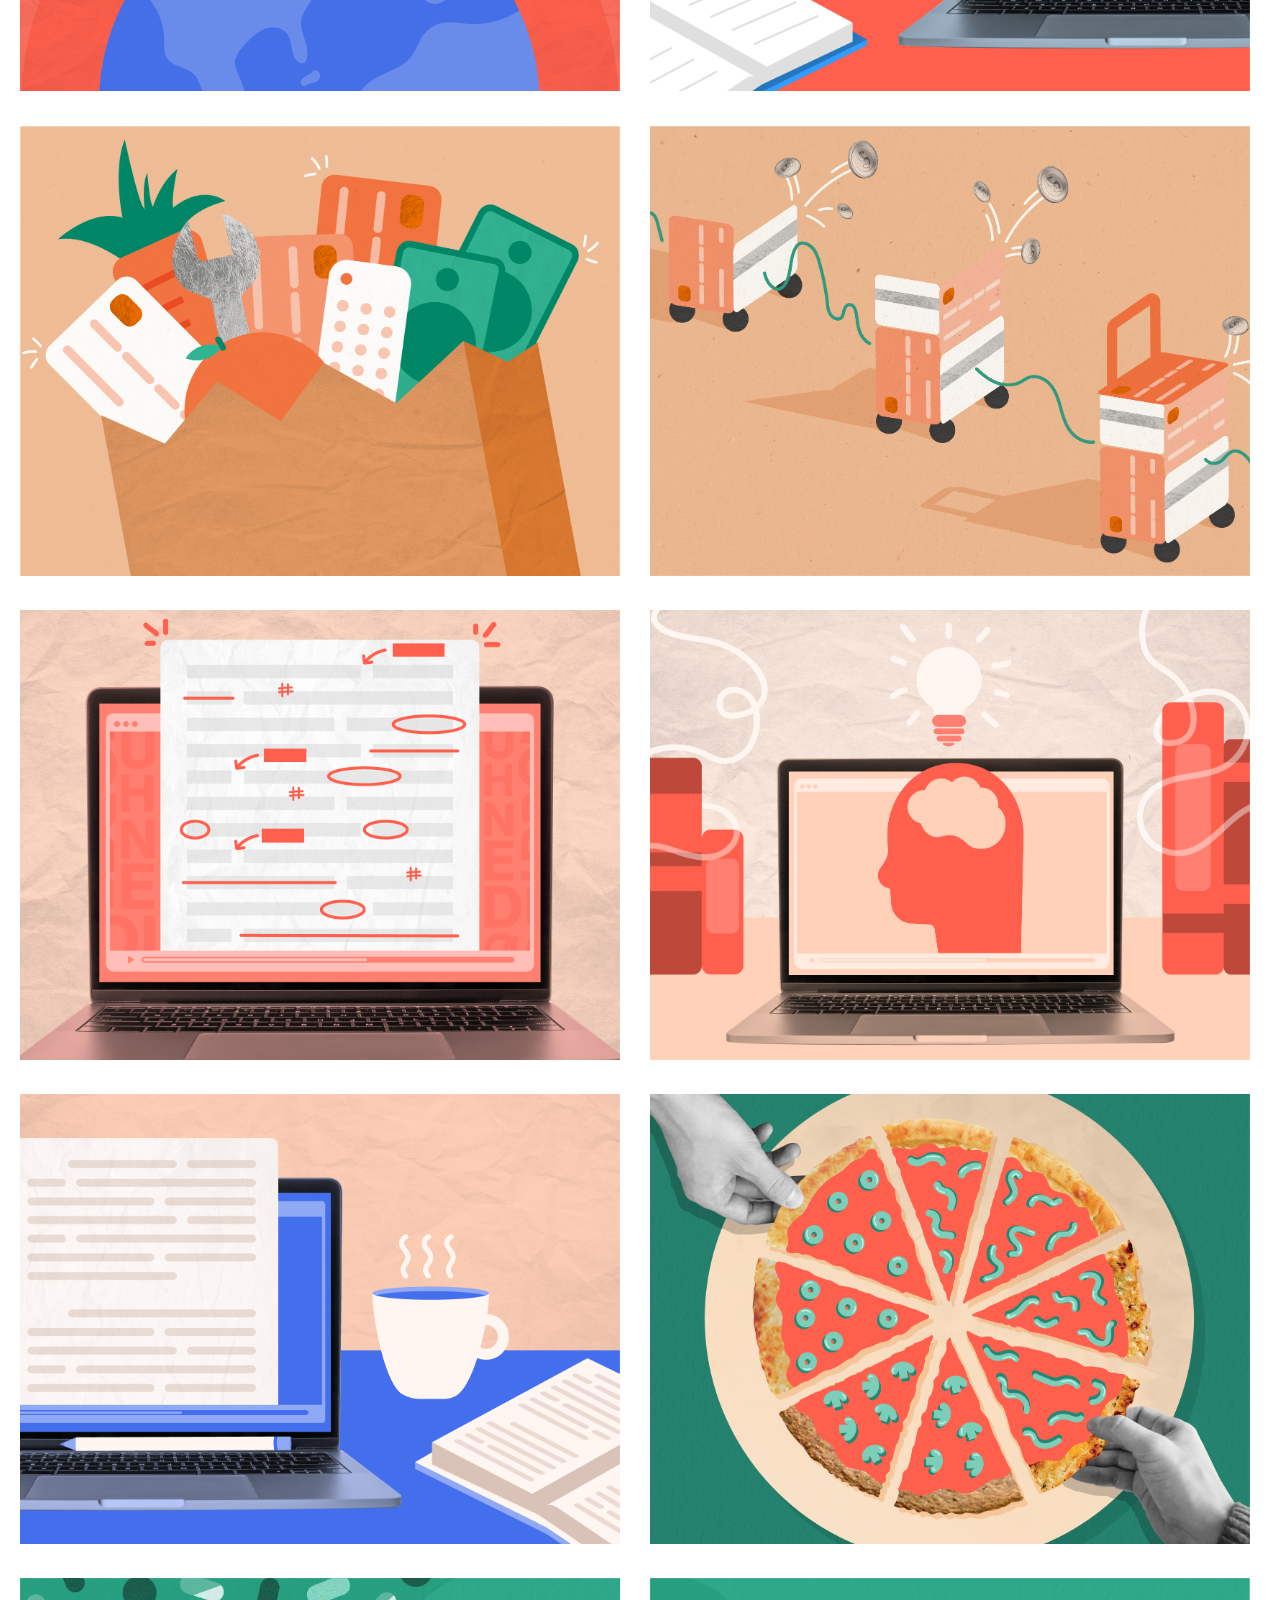
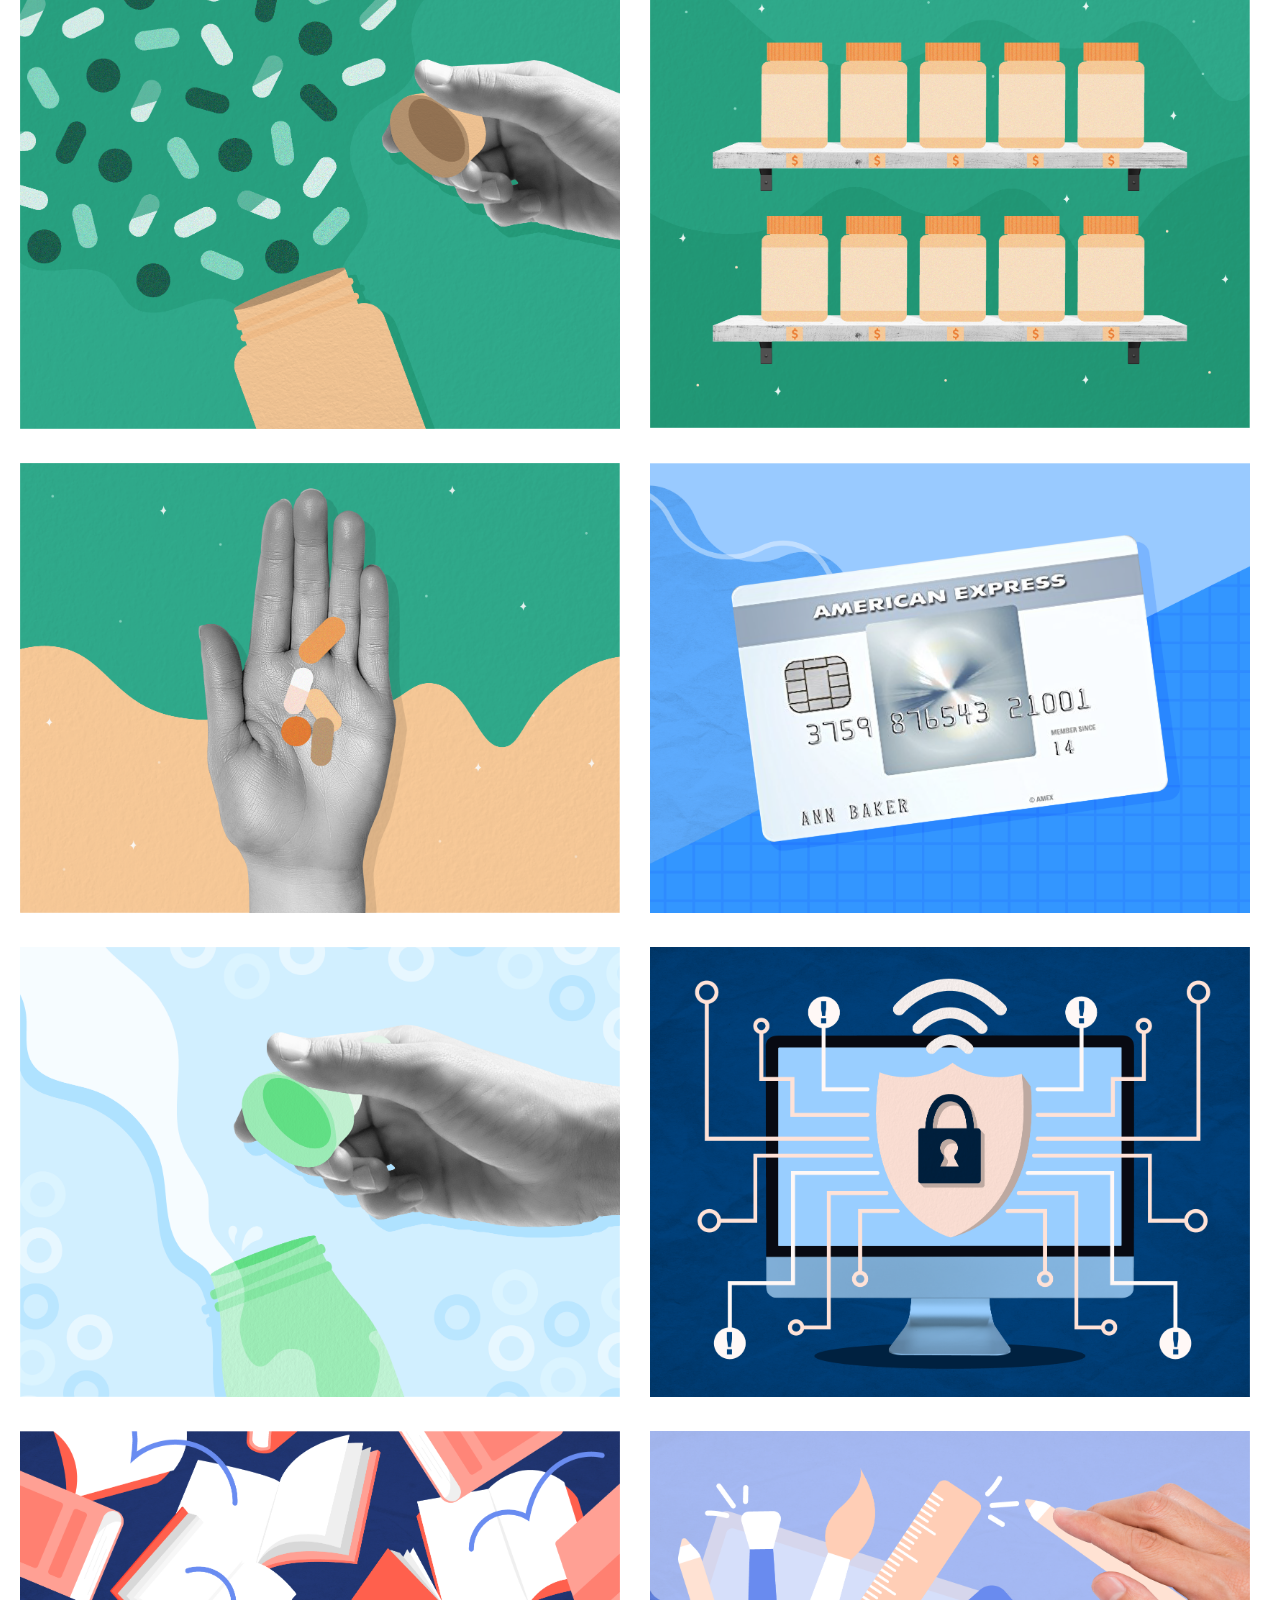
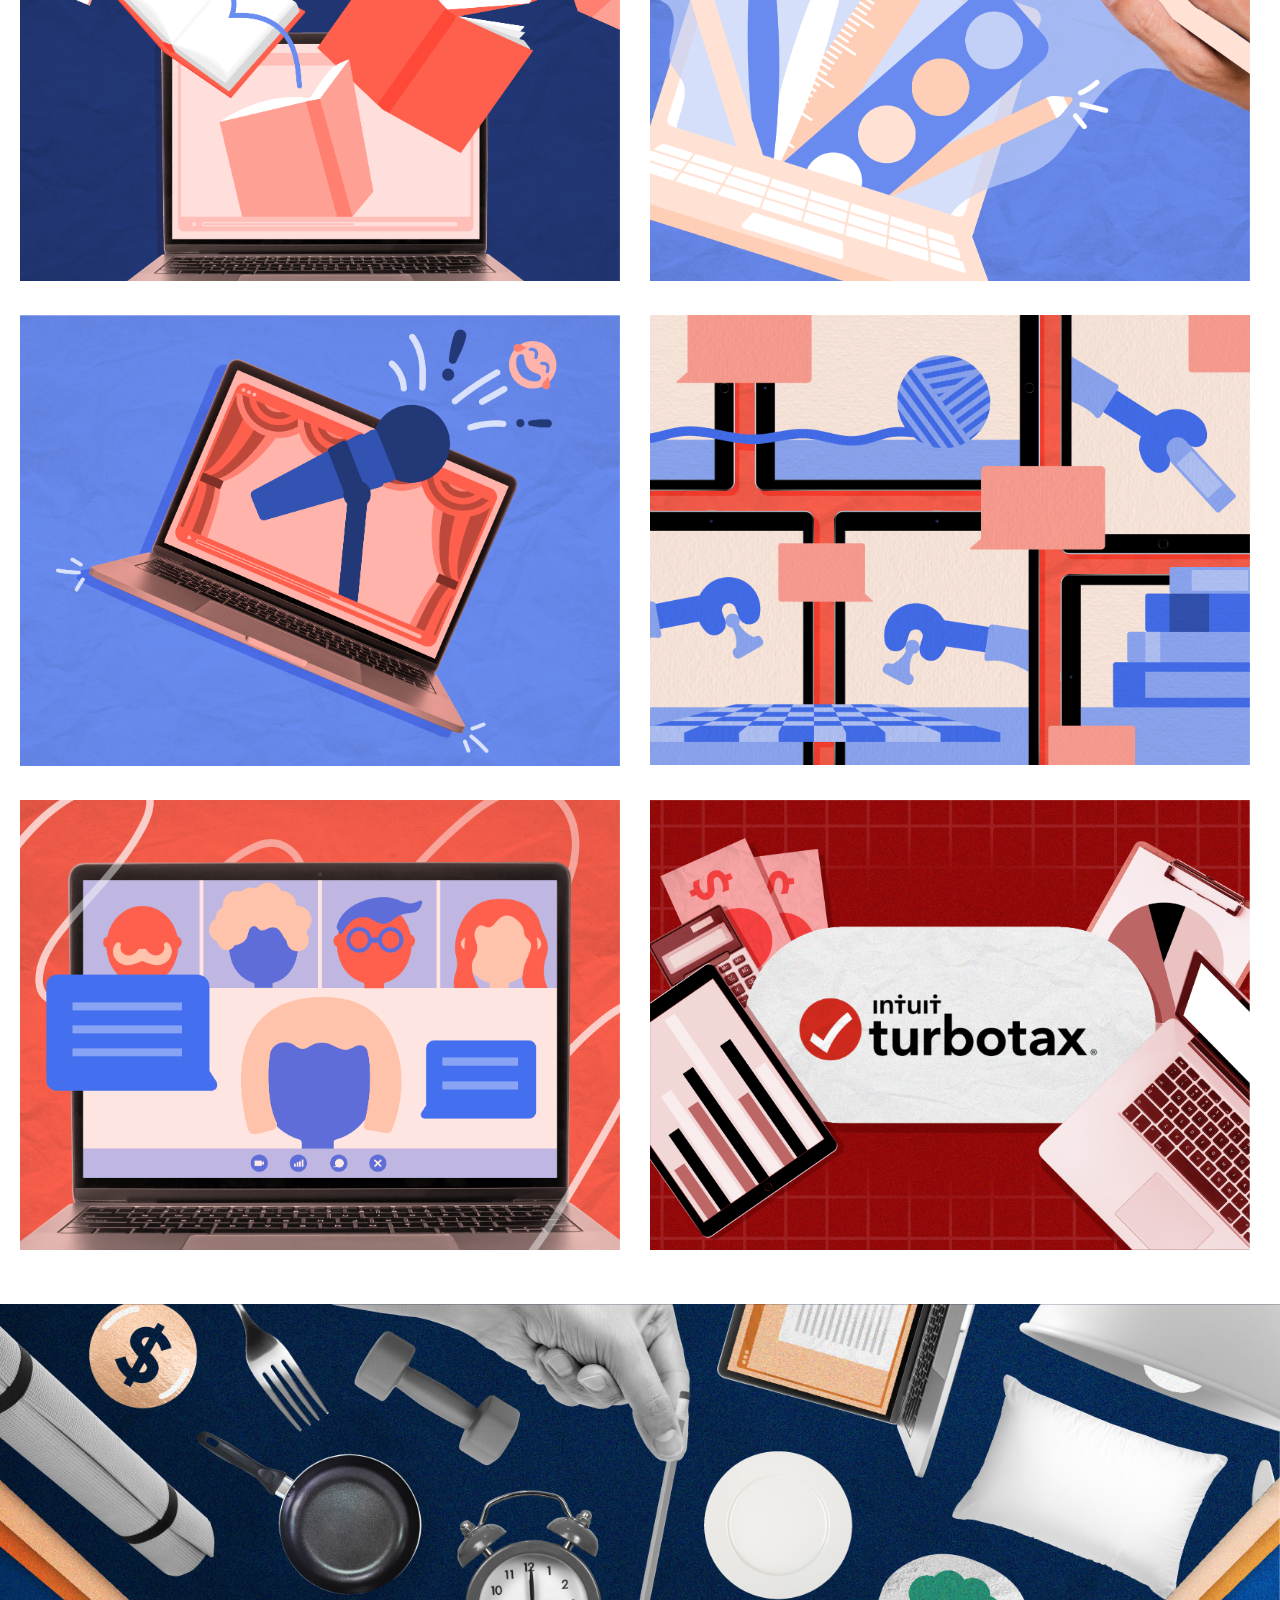
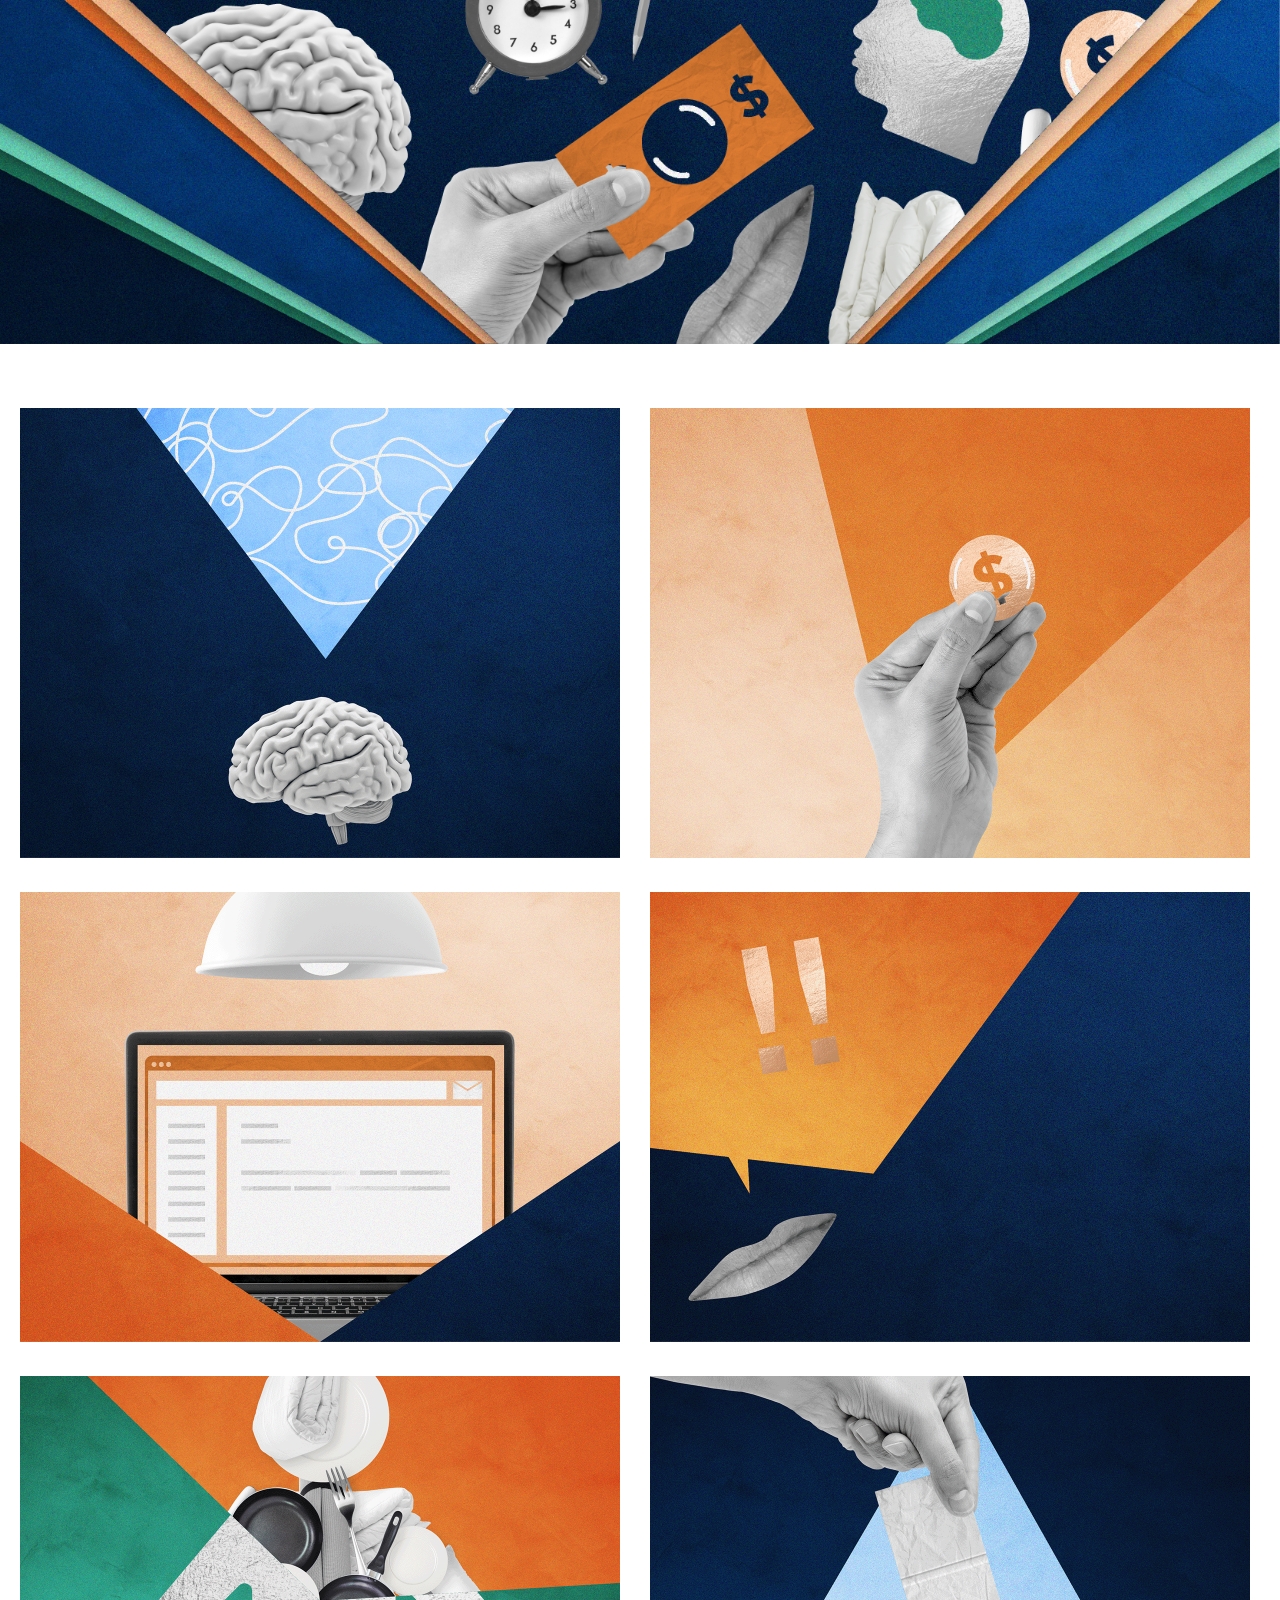
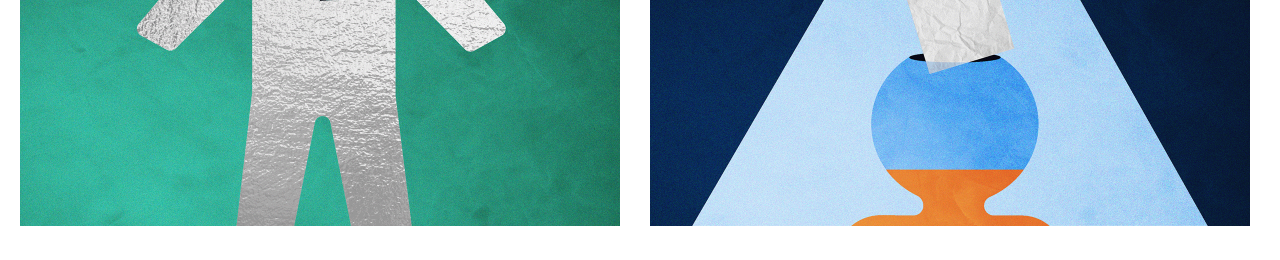
<file: insider.html>
<!DOCTYPE html>
<html lang="en">
<head>
	<meta charset="UTF-8">
	<meta content="width=device-width, initial-scale=1.0" name="viewport">
	<meta content="ie=edge" http-equiv="X-UA-Compatible">
	<script src = "https://ajax.googleapis.com/ajax/libs/jquery/3.4.1/jquery.min.js"></script>
	<script src="scripts.js"></script>
	<title>insider</title>
	<link href="insider.css" rel="stylesheet">
	<link rel="icon" type="image/png" href="images/icon_13.png" />
	<link rel="preconnect" href="https://fonts.googleapis.com">
	<link rel="preconnect" href="https://fonts.gstatic.com" crossorigin>
	<link href="https://fonts.googleapis.com/css2?family=Outfit:wght@100..900&display=swap" rel="stylesheet">
</head>
<body>
<div class="container">
	<a href="index.html" class="name "><h1>gilbert espinoza</h1></a>
	<div class="empty1"></div>
	<a href="about.html" class="about"><h2>about</h2></a>
	<a href="https://www.etsy.com/shop/TildebyGil"target="_blank" class="etsy">i sell stuff</a>
</div>
<div class="overallwork">
	<div class="work">
		<img src="./images/insidertopimage.png"></img>
		<div class="worktext">
			<h1>insider reviews</h1>
			<h2>fellowship | 2020–2021</h2>
			<p>my fellowship at <a href="https://www.insider.com/"target="_blank">insider</a> (formally known as business insider) as a graphics fellow for the <a href="https://www.businessinsider.com/reviews"target="_blank">insider reviews</a> team (and <a href="https://www.businessinsider.com/personal-finance"target="_blank">personal finance insider</a>) consisted of creating graphics known as lead images and thumbnail images for impactful reviews, informational buying guides, and every once in a while, a series.<br><br>check out some of the designs in action click <a href="https://www.insider.com/category/gilbert-espinoza">here!</a></p>
		</div>
	</div>
	<div class="grid-container">
		<div class="item1">
			<a href="https://www.businessinsider.com/climate-change-causes-online-courses-books"target="_blank"><img src="./images/insider1.png"></img></a>
		</div>
		<div class="item2">
			<a href="https://www.businessinsider.com/online-us-politics-government-history-classes"target="_blank"><img src="./images/insider2.png"></img></a>
		</div>
		<div class="item3">
			<a href="https://www.businessinsider.com/personal-finance/new-credit-card-benefits-rewards-covid-pandemic"target="_blank"><img src="./images/insider27.png"></img></a>
		</div>
		<div class="item4">
			<a href="https://www.businessinsider.com/personal-finance/get-hotel-credit-card-now-high-welcome-bonuses-2020-10"target="_blank"><img src="./images/insider25.png"></img></a>
		</div>
		<div class="item5">
			<a href="https://www.businessinsider.com/best-online-grammar-editing-proofreading-courses"target="_blank"><img src="./images/insider3.png"></img></a>
		</div>
		<div class="item6">
			<a href="https://www.businessinsider.com/online-social-psychology-classes-books"target="_blank"><img src="./images/insider4.png"></img></a>
		</div>
		<div class="item7">
			<a href="https://www.businessinsider.com/how-to-get-freelance-writing-jobs-online-classes-networks"target="_blank"><img src="./images/insider5.png"></img></a>
		</div>
		<div class="item8">
			<a href="https://www.insider.com/best-vegetable-gluten-free-pizza-crusts"target="_blank"><img src="./images/insider6.png"></img></a>
		</div>
		<div class="item9">
			<a href="https://www.insider.com/should-i-take-vitamins"target="_blank"><img src="./images/insider7.png"></img></a>
		</div>
		<div class="item10">
			<a href="https://www.insider.com/should-i-take-vitamins"target="_blank"><img src="./images/insider8.png"></img></a>
		</div>
		<div class="item11">
			<a href="https://www.insider.com/should-i-take-vitamins"target="_blank"><img src="./images/insider9.png"></img></a>
		</div>
		<div class="item12">
			<img src="./images/insider26.png"></img>
		</div>
		<div class="item13">
			<a href="https://www.businessinsider.com/best-baby-bottle#what-else-we-considered-6"target="_blank"><img src="./images/insider10.png"></img></a>
		</div>
		<div class="item14">
			<a href="https://www.businessinsider.com/best-cybersecurity-online-courses-programs"target="_blank"><img src="./images/insider11.png"></img></a>
		</div>
		<div class="item15">
			<a href="https://www.businessinsider.com/how-to-get-published-improve-writing-skills-classes-books-newsletters"target="_blank"><img src="./images/insider12.png"></img></a>
		</div>
		<div class="item16">
			<a href="https://www.businessinsider.com/best-online-beginner-drawing-illustration-classes"target="_blank"><img src="./images/insider13.png"></img></a>
		</div>
		<div class="item17">
			<a href="https://www.businessinsider.com/affordable-online-comedy-improv-writing-classes"target="_blank"><img src="./images/insider14.png"></img></a>
		</div>
		<div class="item18">
			<a href="https://www.businessinsider.com/virtual-games-apps-classes-with-friends"target="_blank"><img src="./images/insider15.png"></img></a>
		</div>
		<div class="item19">
			<a href="https://www.businessinsider.com/affordable-online-public-speaking-courses"target="_blank"><img src="./images/insider16.png"></img></a>
		</div>
		<div class="item20">
			<a href="https://www.businessinsider.com/personal-finance/how-much-does-turbotax-cost"target="_blank"><img src="./images/insider28.png"></img></a>
		</div>
	</div>
	<!-- <div class="seriesintro">
		<h1>special project: how to get unstuck in 2021</h1>
	</div> -->
	<div class="firstseries">
		<a href="https://www.businessinsider.com/feeling-stuck-in-life-tips"target="_blank"><img src="./images/insider18.png"></img></a>
	</div>
	<div class="grid-container2">
		<div class="item21"><img src="./images/insider23.gif"></img></div>
		<div class="item22"><img src="./images/insider24.gif"></img></div>
		<div class="item23"><img src="./images/insider21.gif"></img></div>
		<div class="item24"><img src="./images/insider20.gif"></img></div>
		<div class="item25"><img src="./images/insider19.gif"></img></div>
		<div class="item26"><img src="./images/insider22.gif"></img></div>
	</div>

</div>

<div class="container2">
	<a href="mailto:ge81997@gmail.com" class="email">email me!</a>
	<a href="https://www.linkedin.com/in/gilbert-espinoza/"target="_blank" class="linkedin">linkedin</i></a>
	<a href="https://www.instagram.com/gilbertespinoza/?hl=en"target="_blank" class="instagram">instagram</a>
	<div class="empty1"></div>
	<a href="insider.html" class="gobacktotop">up</a>
	<a href="dusty-complications-in-the-stratoshpere.html" class="previousproject">previous project</a>
	<a href="hi-im-gilbert.html" class="nextproject">next project</a>
</div>

<!-- ----------mobile--------------
 -->
<!-- <div class="containerpart1">
		<a href="insider.html" class="gobacktotop">go back up</a>
		<a href="dusty-complications-in-the-stratoshpere.html" class="previousproject">previous project</a>
		<a href="hi-im-gilbert.html" class="nextproject">next project</a>
</div>
<div class="containerpart2">
	<a href="mailto:ge81997@gmail.com" class="email"><i class="fas fa-envelope	" style="font-size:27px;"></i></a>
	<a href="https://www.linkedin.com/in/gilbert-espinoza/"target="_blank" class="linkedin"><i class="fab fa-linkedin"style="font-size:27px;"></i></a>
	<a href="https://www.instagram.com/gilbertespinoza/?hl=en"target="_blank" class="instagram"><i class="fab fa-instagram"style="font-size:29px;"></i></a>
	<a href="https://www.etsy.com/shop/TildebyGil"target="_blank" class="etsy"><i class="fab fa-etsy"style="font-size:24px;"></i></a>
	<div class="empty1"></div>
</div> -->
</body>
</file>
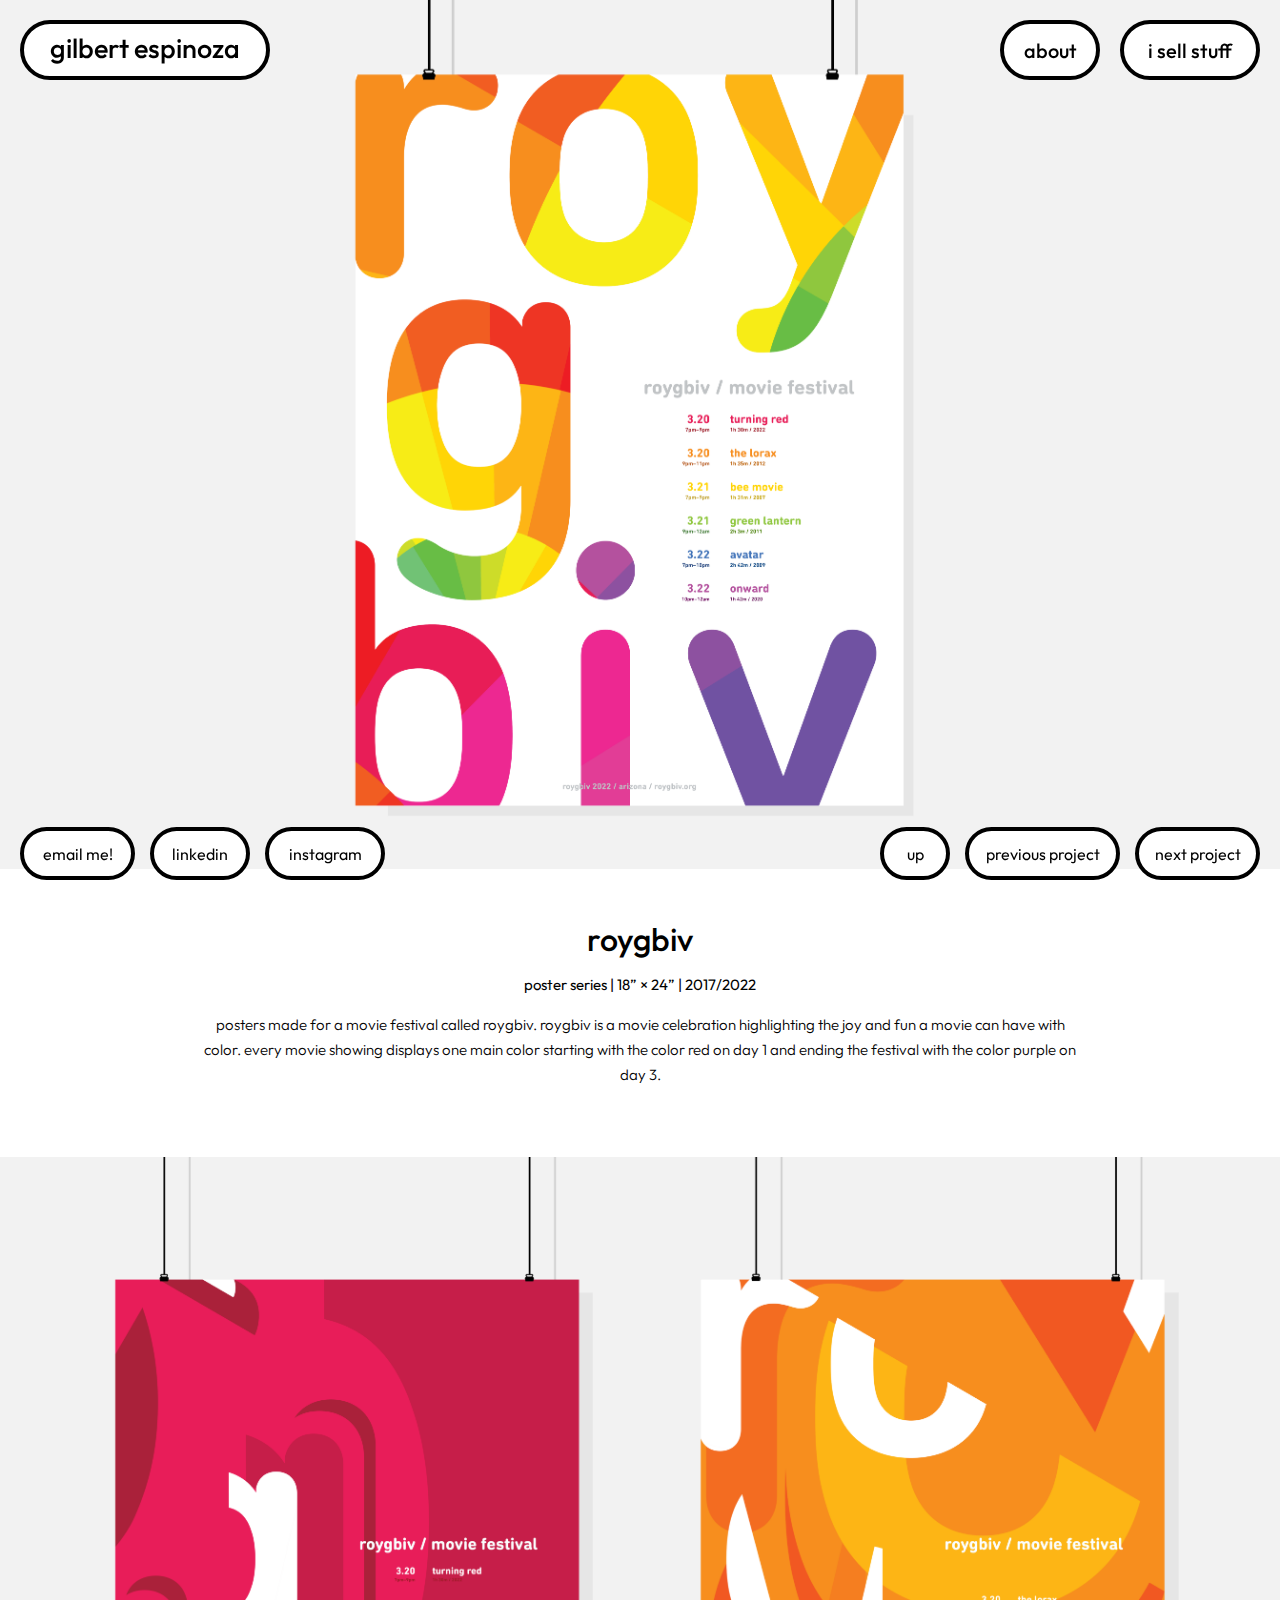
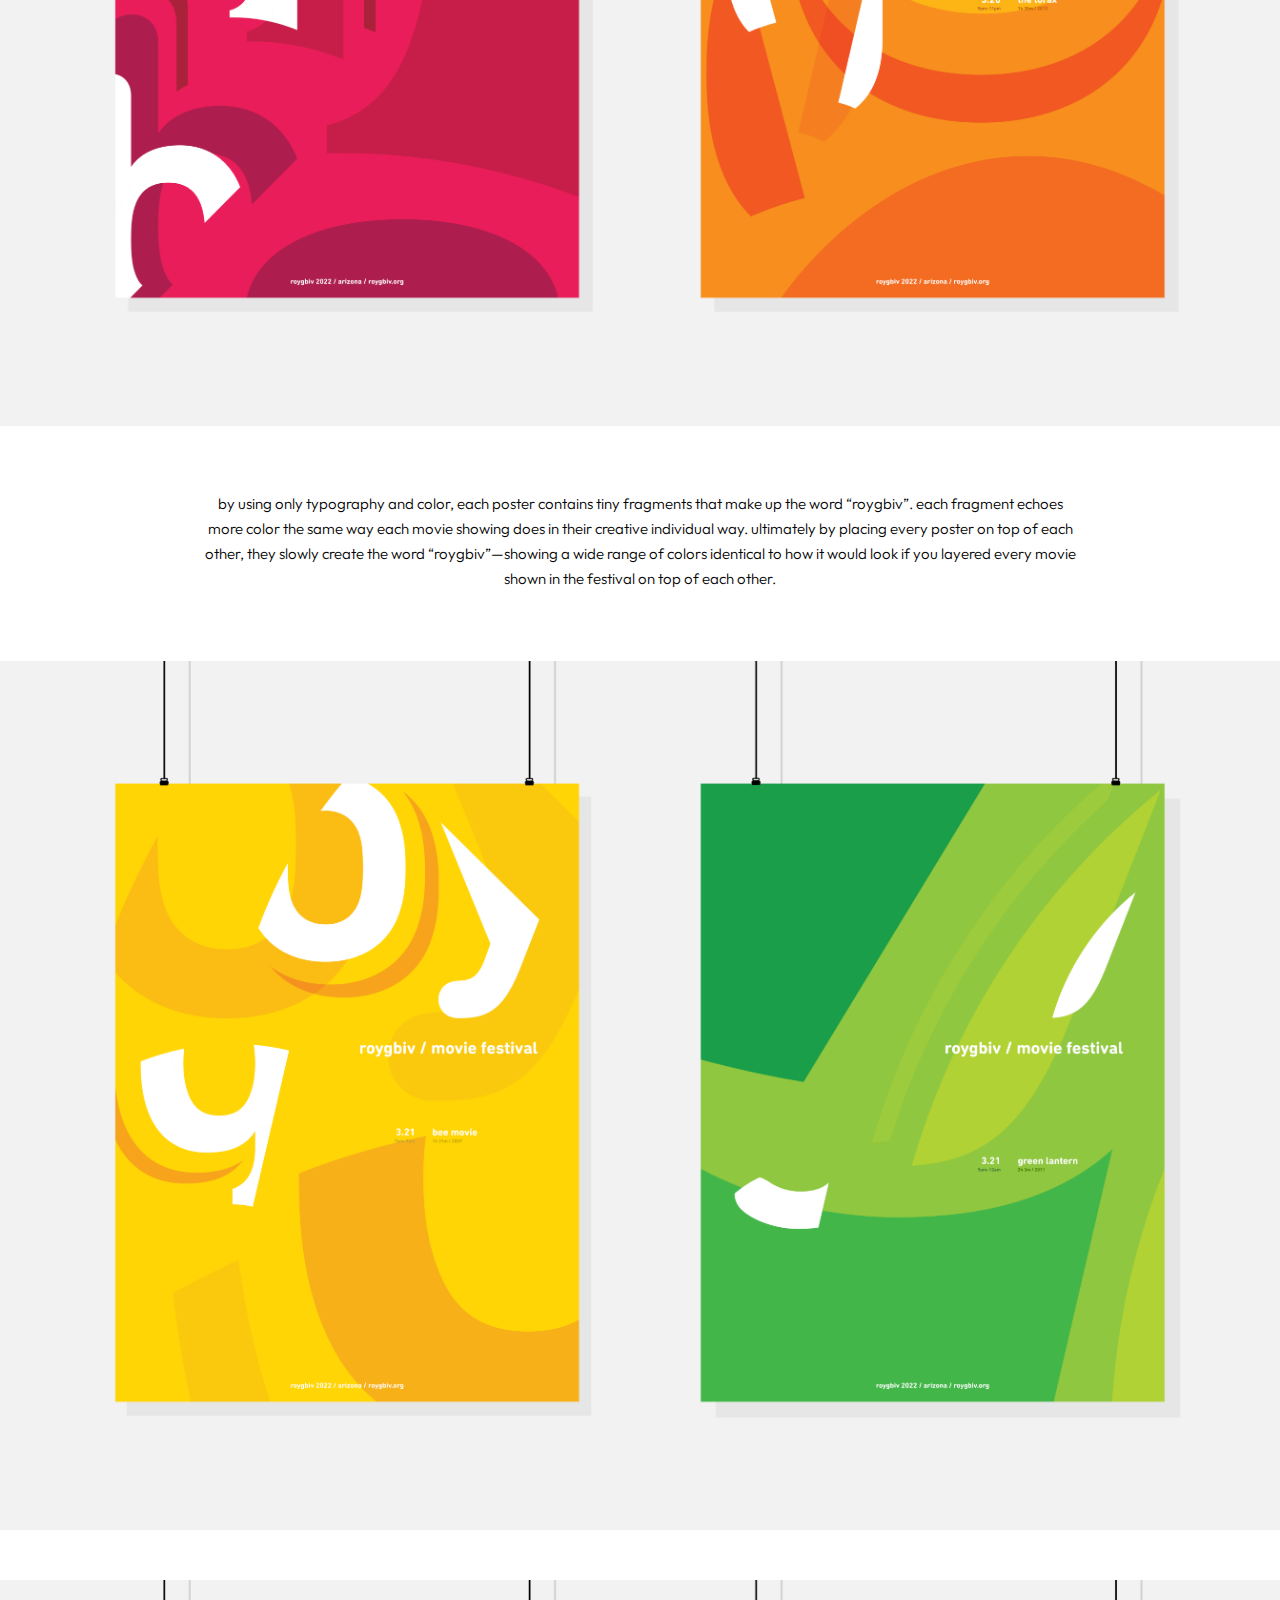
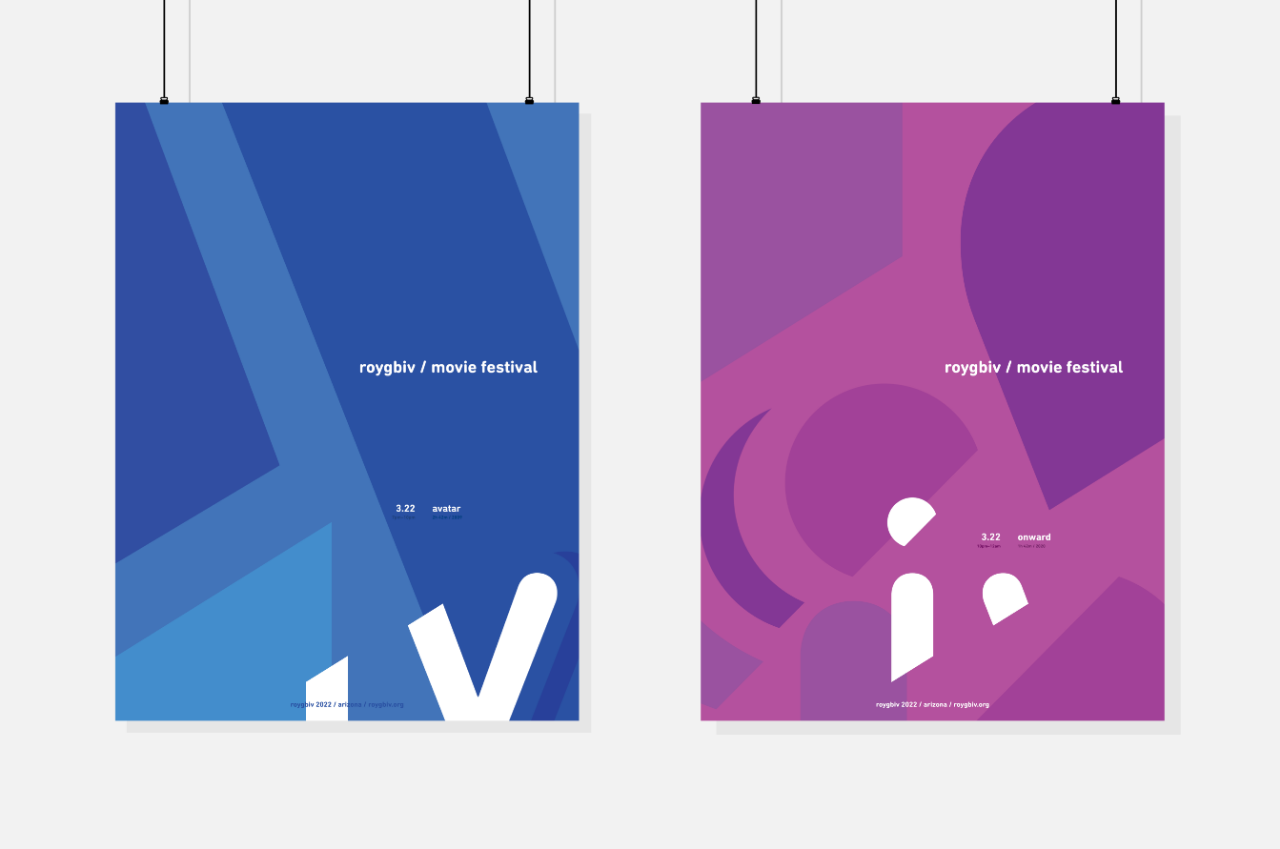
<file: roygbiv.html>
<!DOCTYPE html>
<html lang="en">
<head>
	<meta charset="UTF-8">
	<meta content="width=device-width, initial-scale=1.0" name="viewport">
	<meta content="ie=edge" http-equiv="X-UA-Compatible">
	<script src = "https://ajax.googleapis.com/ajax/libs/jquery/3.4.1/jquery.min.js"></script>
	<script src="scripts.js"></script>
	<title>roygbiv</title>
	<link href="roygbiv.css" rel="stylesheet">
	<link rel="icon" type="image/png" href="images/icon_2.png" />
	<link rel="preconnect" href="https://fonts.googleapis.com">
	<link rel="preconnect" href="https://fonts.gstatic.com" crossorigin>
	<link href="https://fonts.googleapis.com/css2?family=Outfit:wght@100..900&display=swap" rel="stylesheet">
</head>

<body>

<div class="container">
	<a href="index.html" class="name "><h1>gilbert espinoza</h1></a>
	<div class="empty1"></div>
	<a href="about.html" class="about"><h2>about</h2></a>
	<a href="https://www.etsy.com/shop/TildebyGil"target="_blank" class="etsy">i sell stuff</a>
</div>

<div class="work">
	<img src="./images/roygbiv1.png"></img>
	<div class="worktext">
		<h1>roygbiv</h1>
		<h2>poster series | 18” × 24” | 2017/2022</h2>
		<p>posters made for a movie festival called roygbiv. roygbiv is a movie celebration highlighting the joy and fun a movie can have with color. every movie showing displays one main color starting with the color red on day 1 and ending the festival with the color purple on day 3.</p>
	</div>
	<img src="./images/roygbiv2.png"></img>
	<div class="worktext2">
		<p><br>by using only typography and color, each poster contains tiny fragments that make up the word “roygbiv”. each fragment echoes more color the same way each movie showing does in their creative individual way. ultimately by placing every poster on top of each other, they slowly create the word “roygbiv”—showing a wide range of colors identical to how it would look if you layered every movie shown in the festival on top of each other.</p>
	</div>
	<img src="./images/roygbiv3.png"></img>
	<div class="empty"></div>
	<img src="./images/roygbiv4.png"></img>	
</div>

<div class="container2">
	<a href="mailto:ge81997@gmail.com" class="email">email me!</a>
	<a href="https://www.linkedin.com/in/gilbert-espinoza/"target="_blank" class="linkedin">linkedin</i></a>
	<a href="https://www.instagram.com/gilbertespinoza/?hl=en"target="_blank" class="instagram">instagram</a>
	<div class="empty1"></div>
	<a href="roygbiv.html" class="gobacktotop">up</a>
	<a href="rutgers-university-student-affairs.html" class="previousproject">previous project</a>
	<a href="fanjingshan.html" class="nextproject">next project</a>
</div>

<!-- ----------mobile--------------
 -->

<!-- <div class="containerpart1">
	<a href="roygbiv.html" class="gobacktotop">go back up</a>
	<a href="pizza-reddit.html" class="previousproject">previous project</a>
	<a href="hug.html" class="nextproject">next project</a>
</div>
<div class="containerpart2">
	<a href="mailto:ge81997@gmail.com" class="email"><i class="fas fa-envelope	" style="font-size:27px;"></i></a>
	<a href="https://www.linkedin.com/in/gilbert-espinoza/"target="_blank" class="linkedin"><i class="fab fa-linkedin"style="font-size:27px;"></i></a>
	<a href="https://www.instagram.com/gilbertespinoza/?hl=en"target="_blank" class="instagram"><i class="fab fa-instagram"style="font-size:29px;"></i></a>
	<a href="https://www.etsy.com/shop/TildebyGil"target="_blank" class="etsy"><i class="fab fa-etsy"style="font-size:24px;"></i></a>
	<div class="empty1"></div>
</div> -->


</body>
</file>
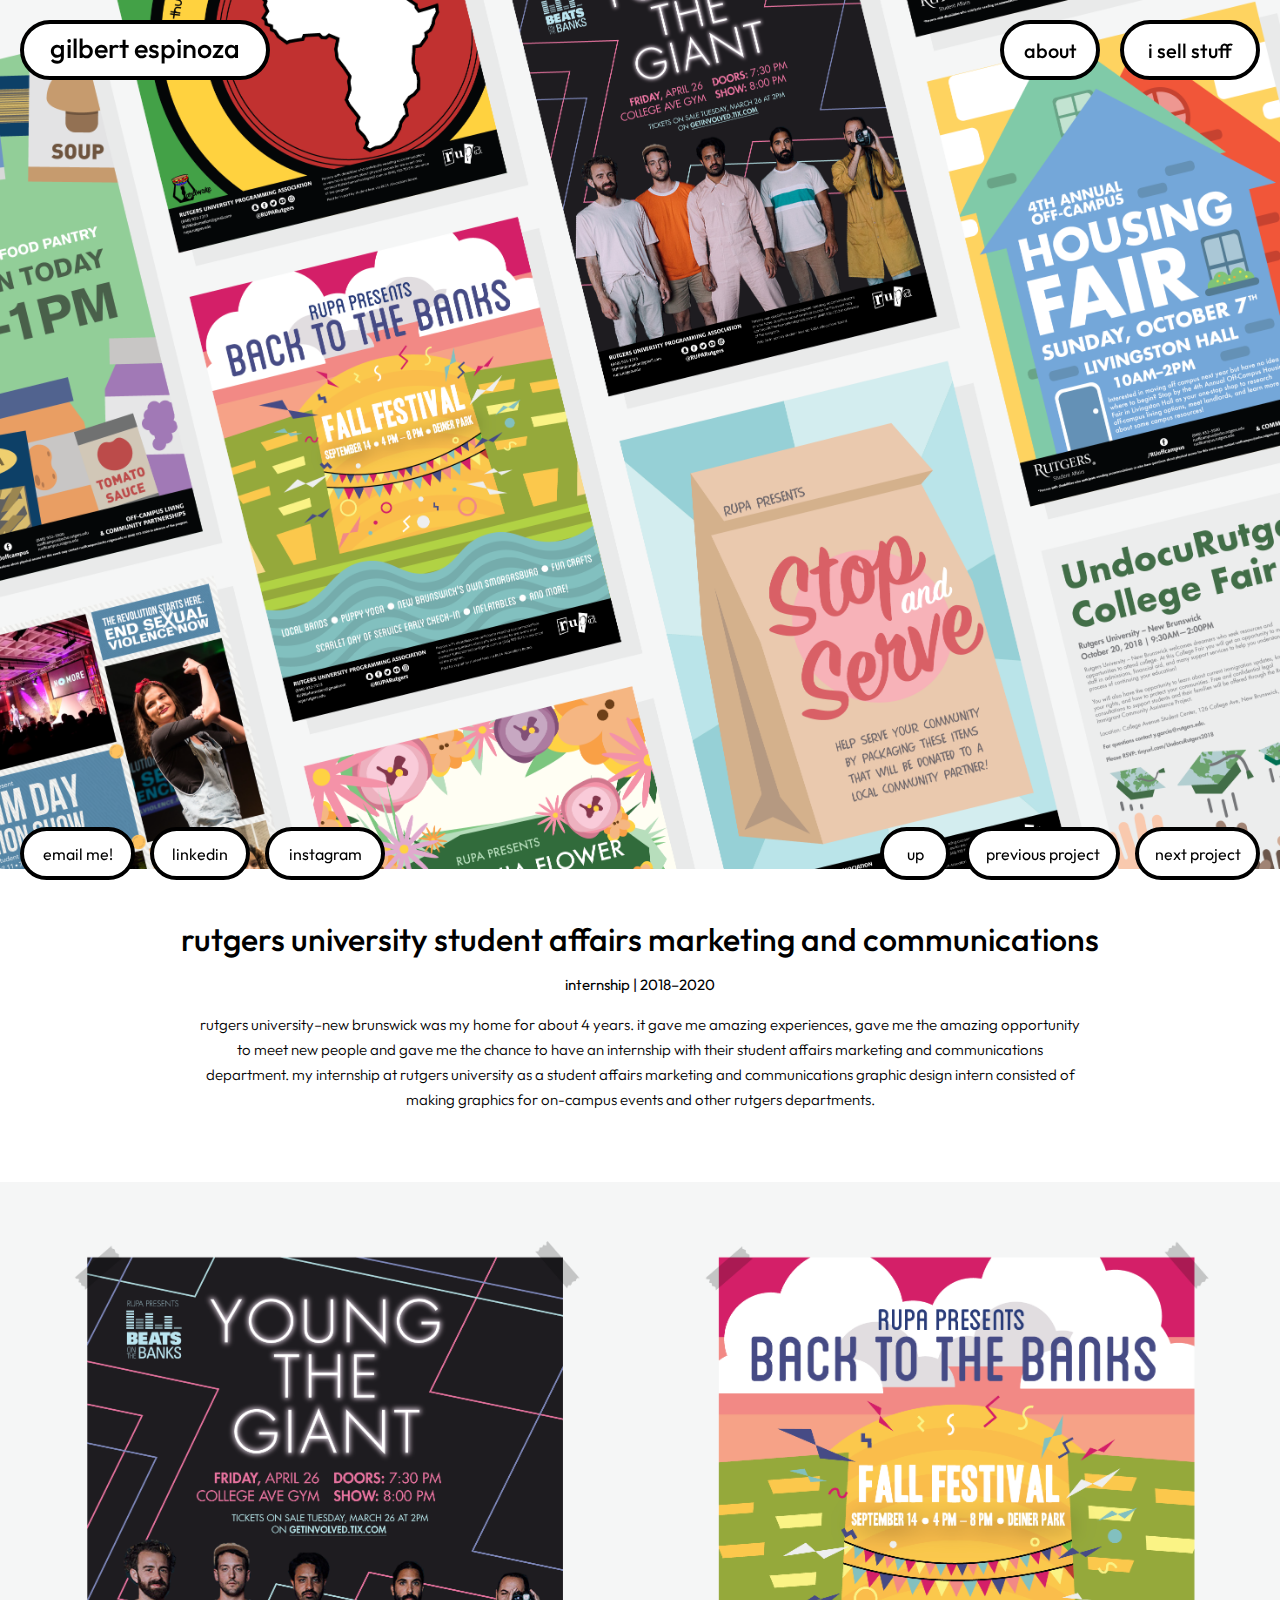
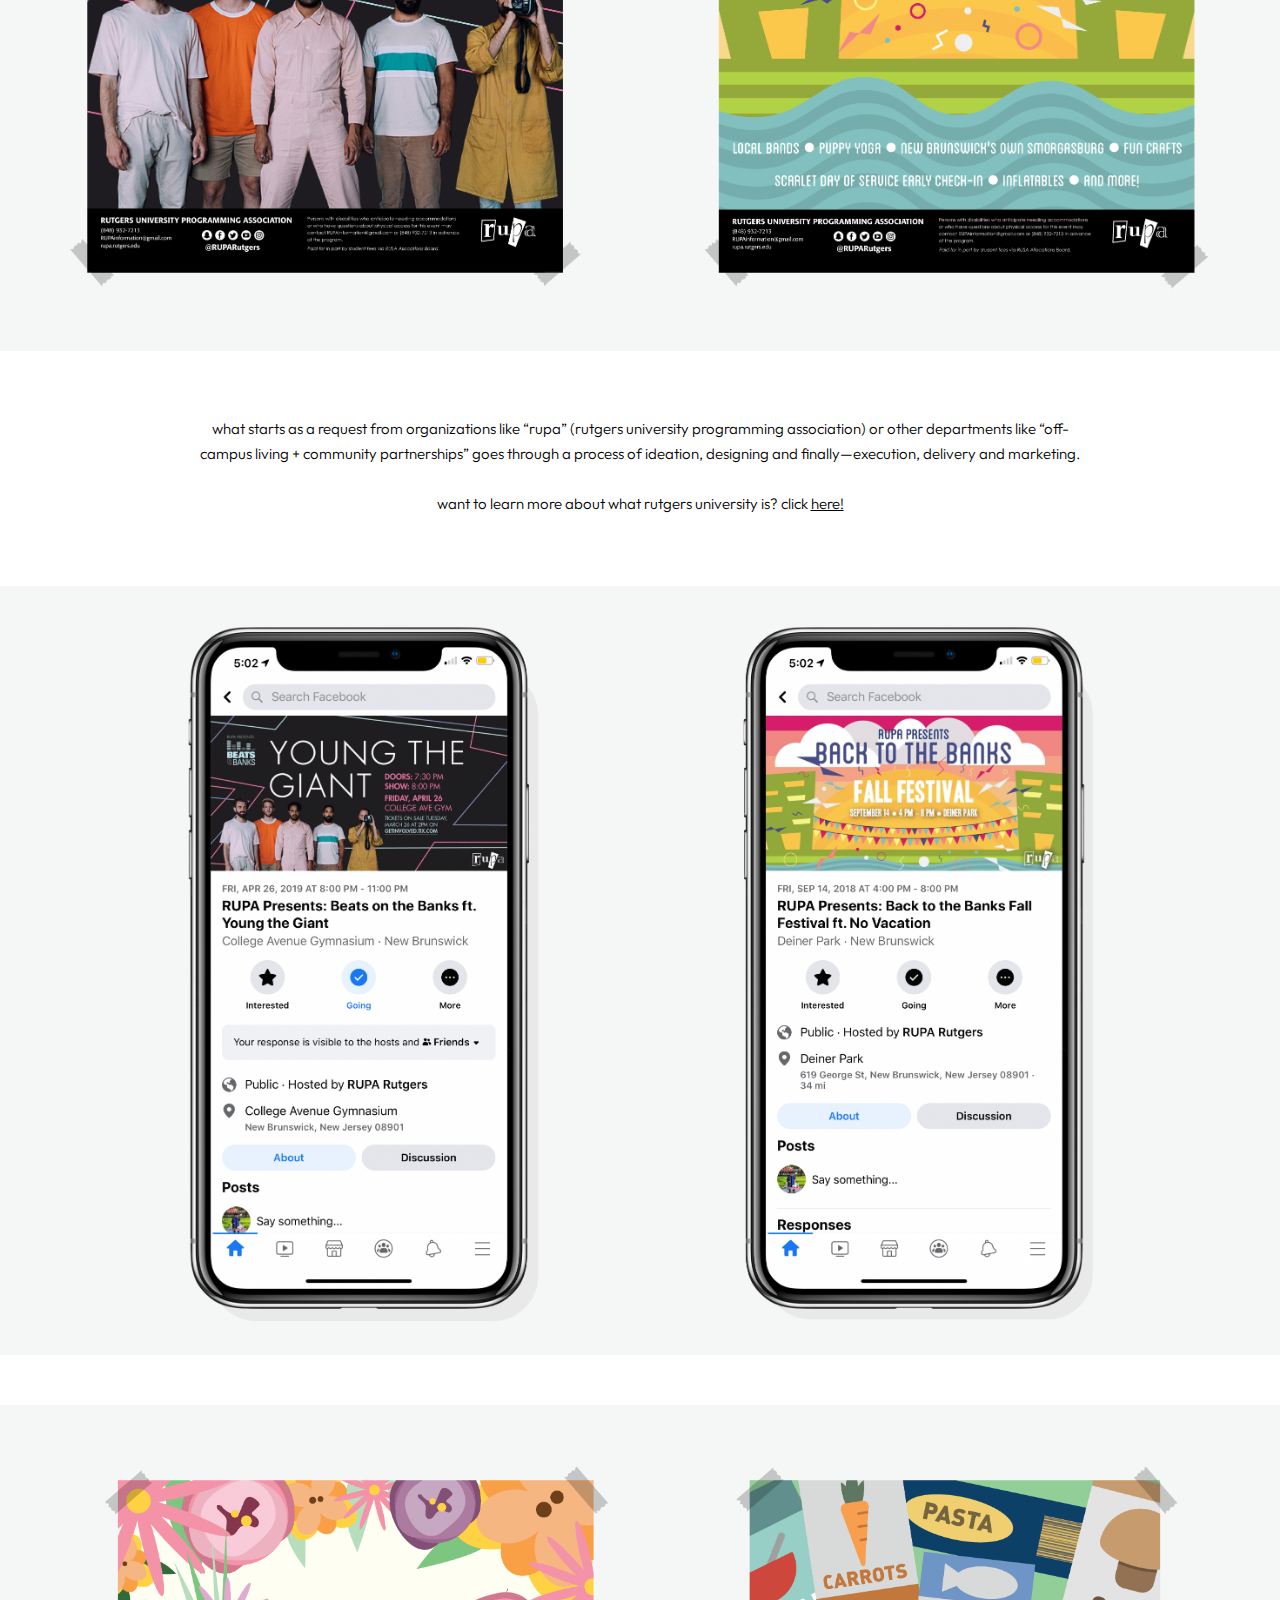
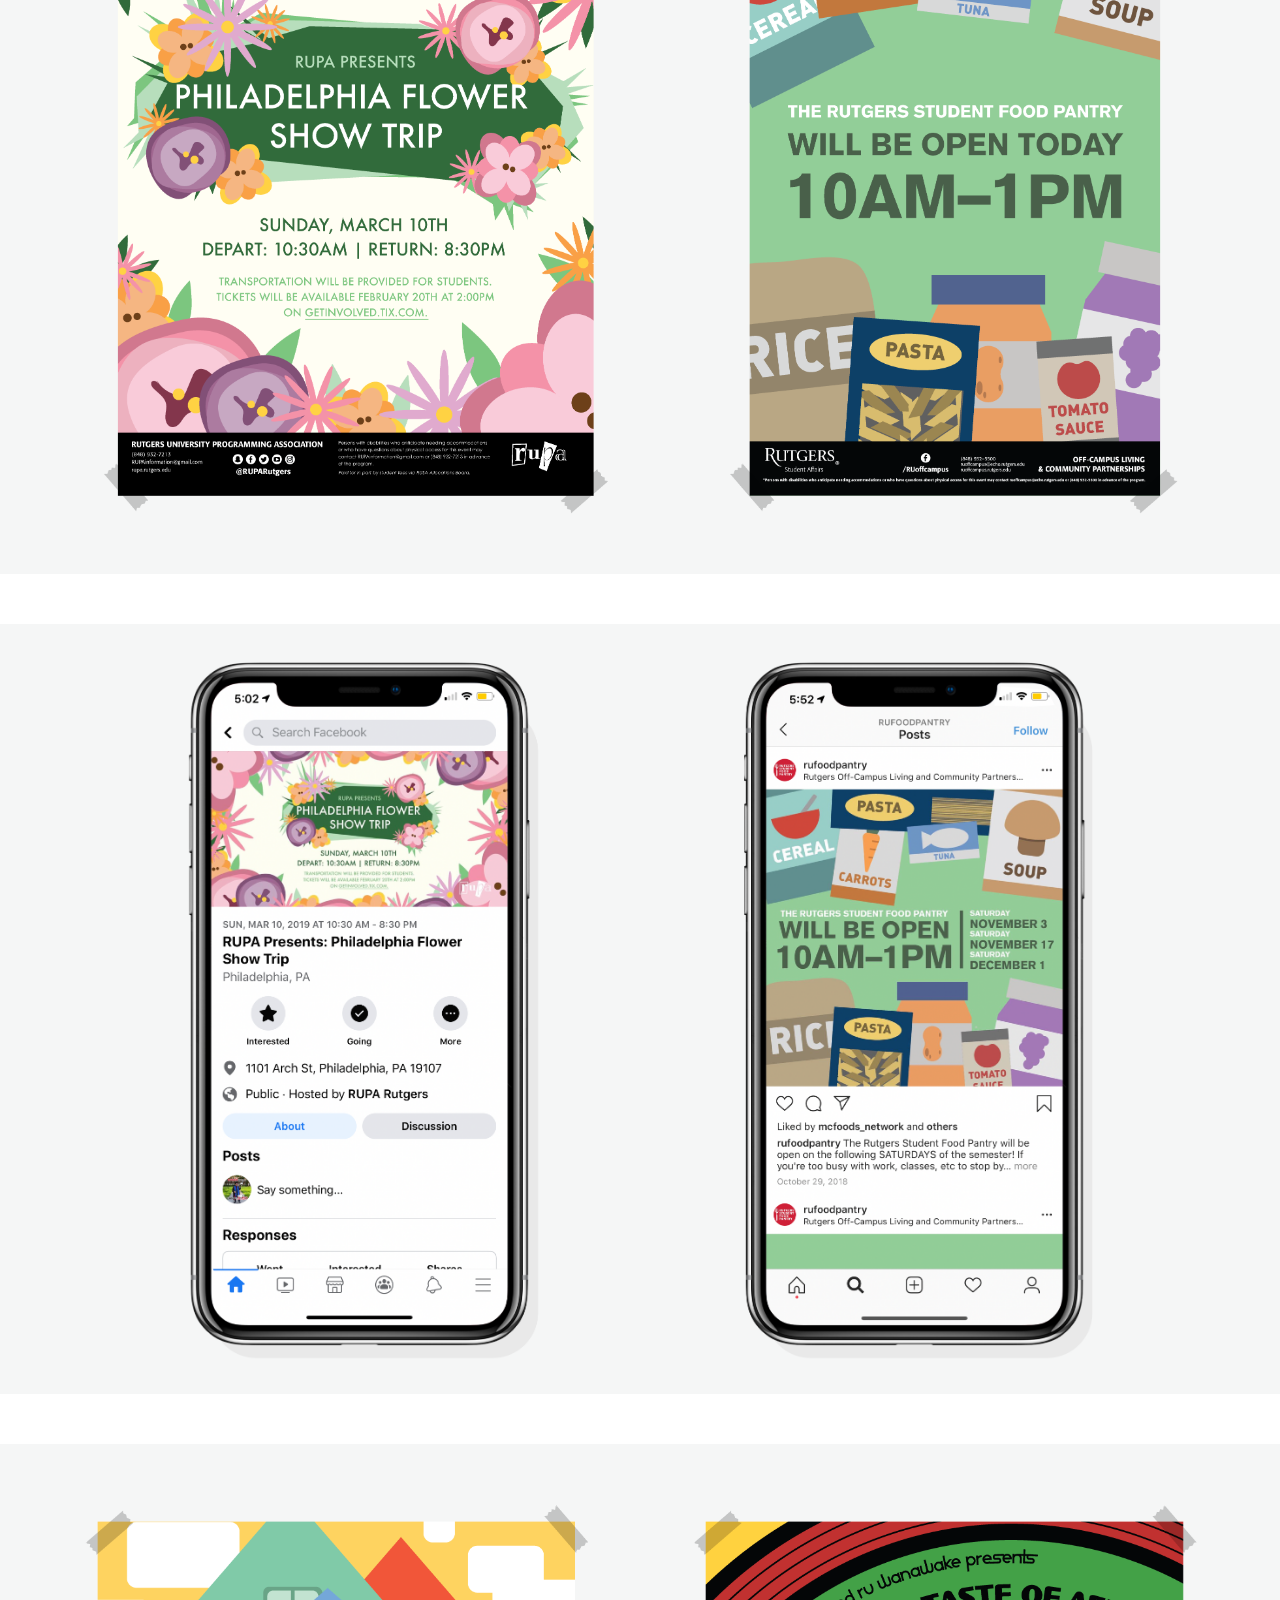
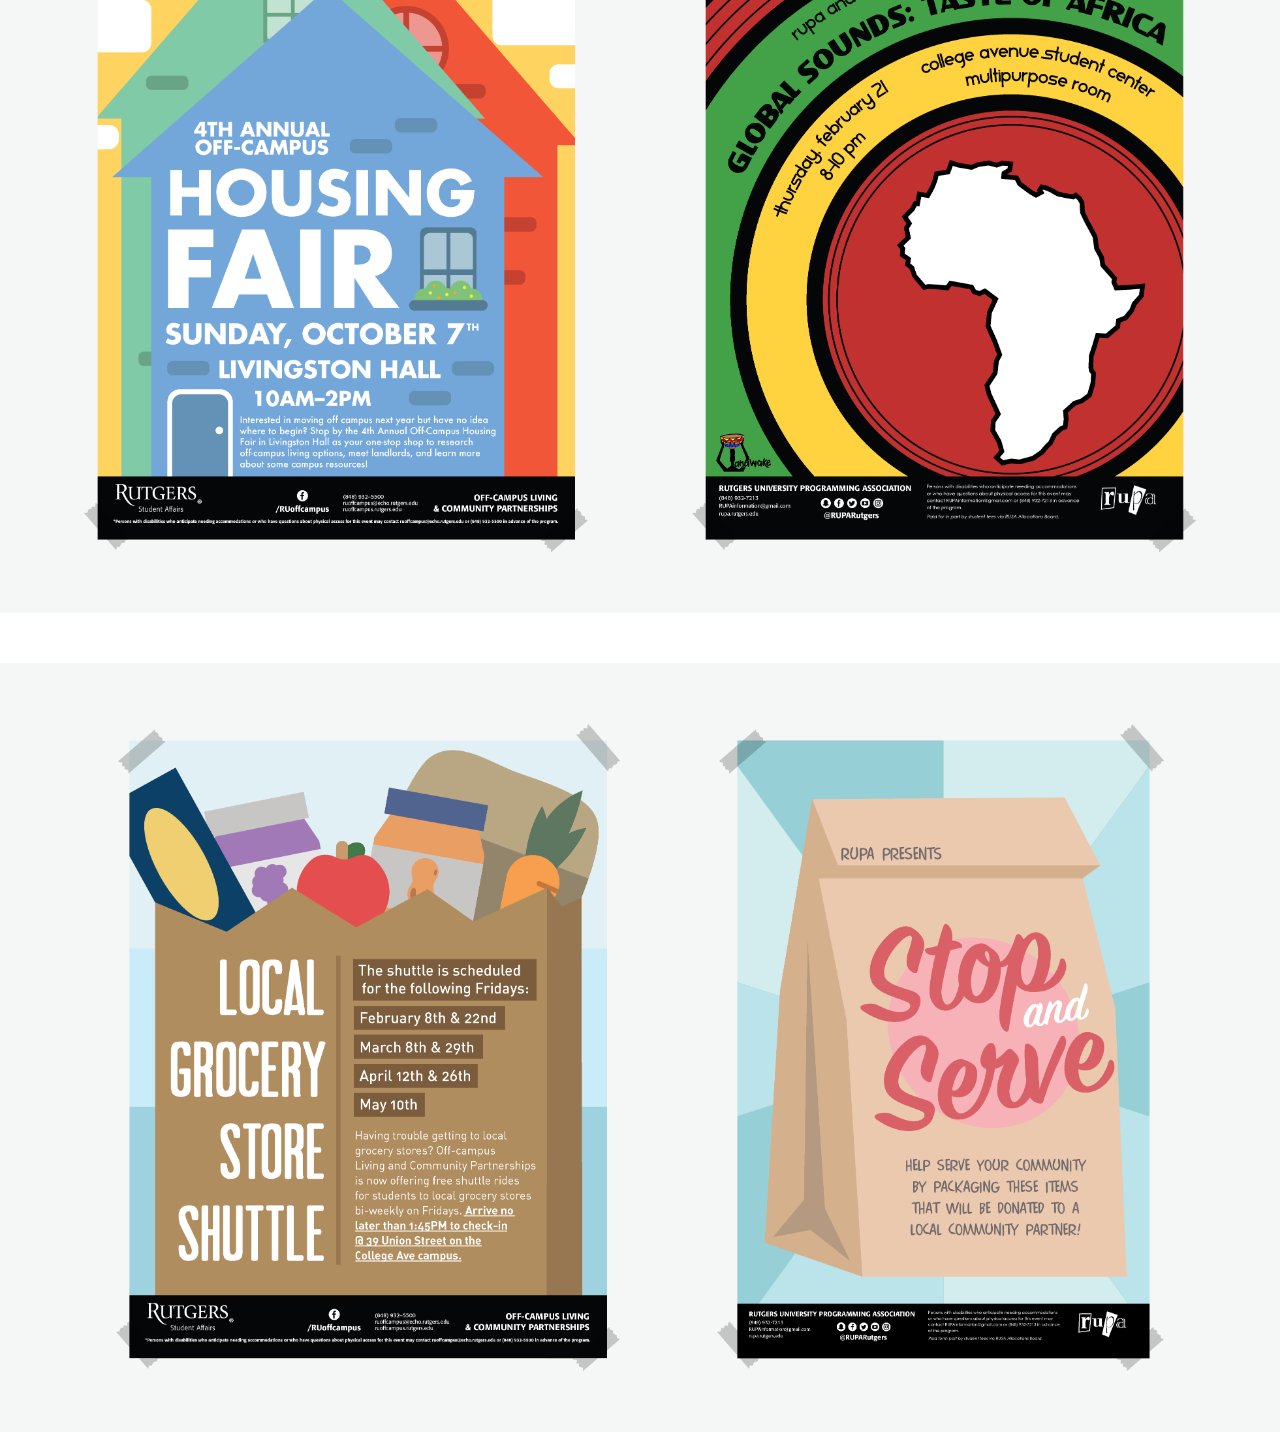
<file: rutgers-university-student-affairs.html>
<!DOCTYPE html>
<html lang="en">
<head>
	<meta charset="UTF-8">
	<meta content="width=device-width, initial-scale=1.0" name="viewport">
	<meta content="ie=edge" http-equiv="X-UA-Compatible">
	<script src = "https://ajax.googleapis.com/ajax/libs/jquery/3.4.1/jquery.min.js"></script>
	<script src="scripts.js"></script>
	<title>student affairs</title>
	<link href="rutgers-university-student-affairs.css" rel="stylesheet">
	<link rel="icon" type="image/png" href="images/icon_12.png" />
	<link rel="preconnect" href="https://fonts.googleapis.com">
	<link rel="preconnect" href="https://fonts.gstatic.com" crossorigin>
	<link href="https://fonts.googleapis.com/css2?family=Outfit:wght@100..900&display=swap" rel="stylesheet">
</head>
<body>
<div class="container">
	<a href="index.html" class="name "><h1>gilbert espinoza</h1></a>
	<div class="empty1"></div>
	<a href="about.html" class="about"><h2>about</h2></a>
	<a href="https://www.etsy.com/shop/TildebyGil"target="_blank" class="etsy">i sell stuff</a>
</div>
<div class="work">
	<img src="./images/studentaffairs1.png"></img>
	<div class="worktext">
		<h1>rutgers university student affairs marketing and communications</h1>
		<h2>internship | 2018–2020</h2>
		<p>rutgers university–new brunswick was my home for about 4 years. it gave me amazing experiences, gave me the amazing opportunity to meet new people and gave me the chance to have an internship with their student affairs marketing and communications department. my internship at rutgers university as a student affairs marketing and communications graphic design intern consisted of making graphics for on-campus events and other rutgers departments.</p>
	</div>
	<img src="./images/studentaffairs2.png"></img>
	<div class="worktext2">
		<p><br>what starts as a request from organizations like “rupa” (rutgers university programming association) or other departments like “off-campus living + community partnerships” goes through a process of ideation, designing and finally—execution, delivery and marketing.
		<br><br>want to learn more about what rutgers university is? click <a href="https://www.youtube.com/watch?v=AaGU6corHJQ">here!</a></p>
	</div>
	<img src="./images/studentaffairs3.png"></img>
	<div class="empty"></div>
	<img src="./images/studentaffairs4.png"></img>
	<div class="empty"></div>
	<img src="./images/studentaffairs5.png"></img>
	<div class="empty"></div>
	<img src="./images/studentaffairs6.png"></img>
	<div class="empty"></div>
	<img src="./images/studentaffairs7.png"></img>
</div>
<div class="container2">
	<a href="mailto:ge81997@gmail.com" class="email">email me!</a>
	<a href="https://www.linkedin.com/in/gilbert-espinoza/"target="_blank" class="linkedin">linkedin</i></a>
	<a href="https://www.instagram.com/gilbertespinoza/?hl=en"target="_blank" class="instagram">instagram</a>
	<div class="empty1"></div>
	<a href="rutgers-university-student-affairs.html" class="gobacktotop">up</a>
	<a href="simply-organic.html" class="previousproject">previous project</a>
	<a href="roygbiv.html" class="nextproject">next project</a>
</div>
</body>
</html>
</file>
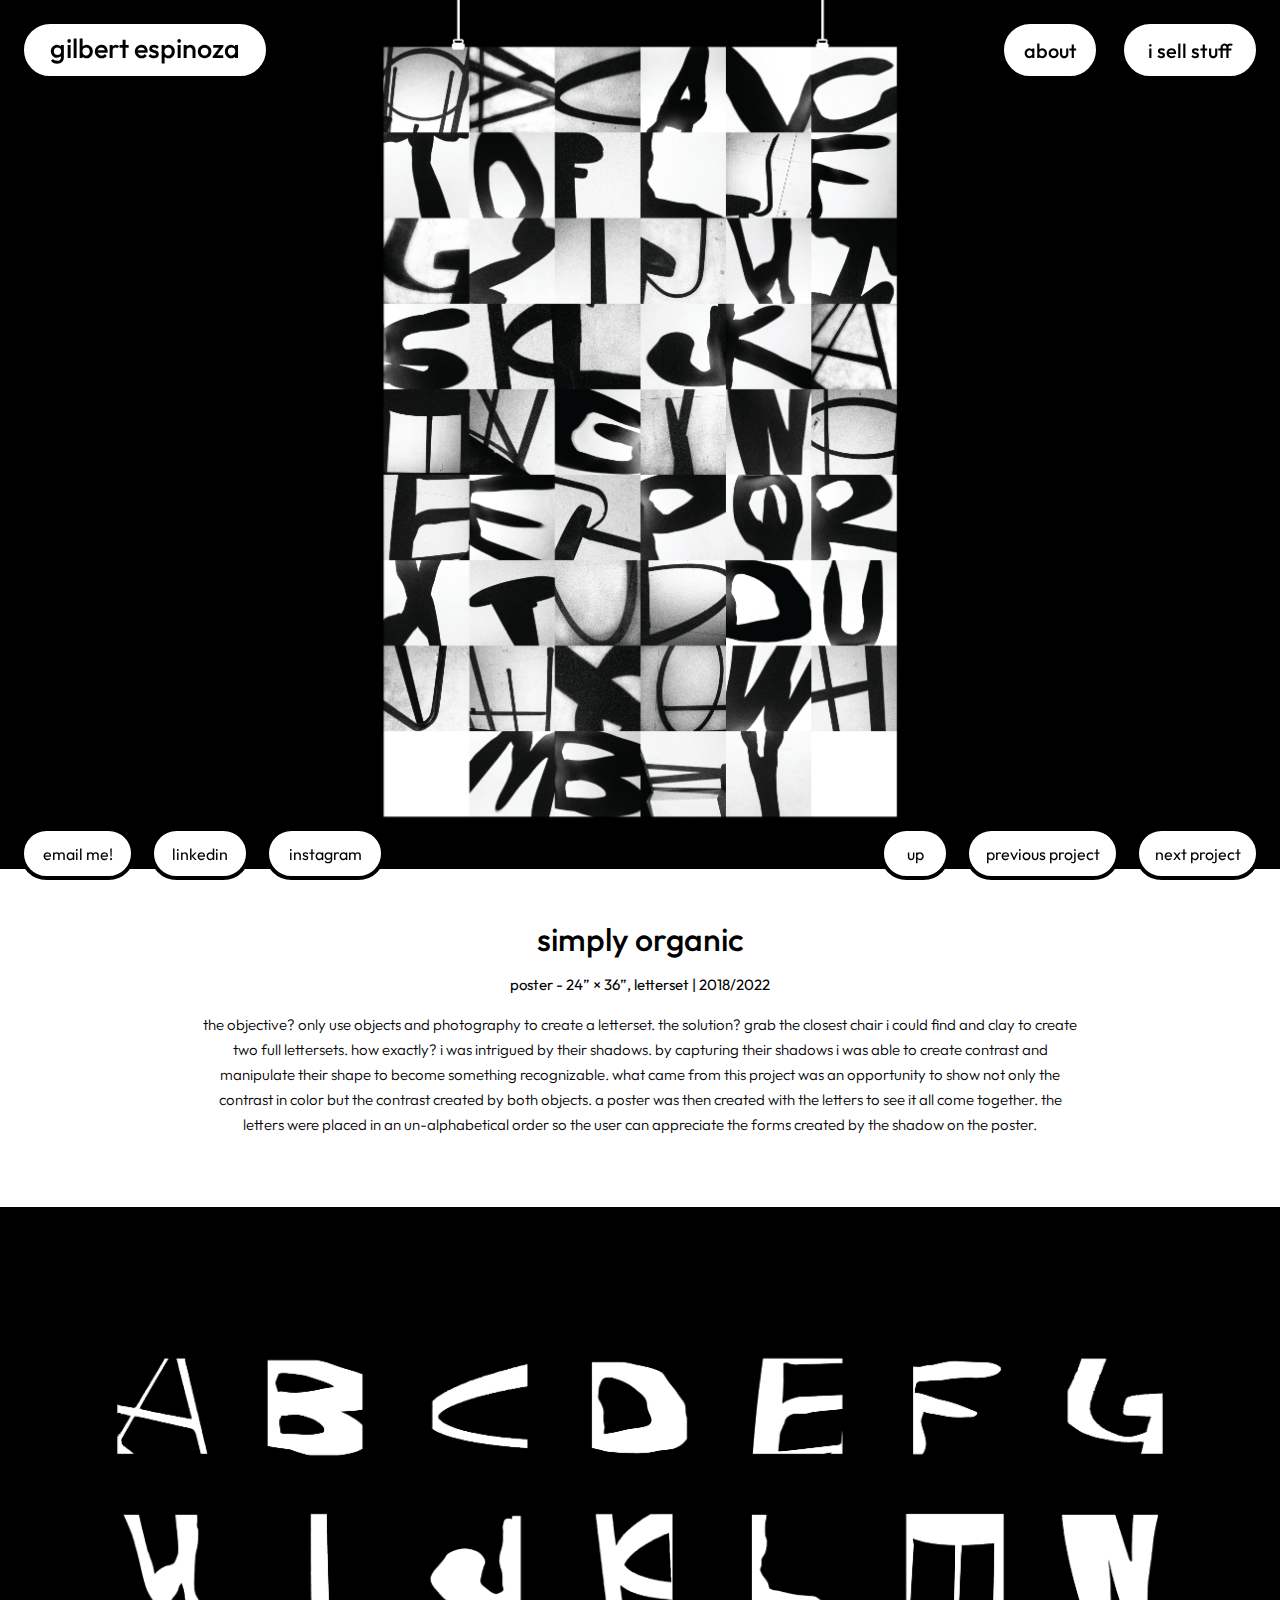
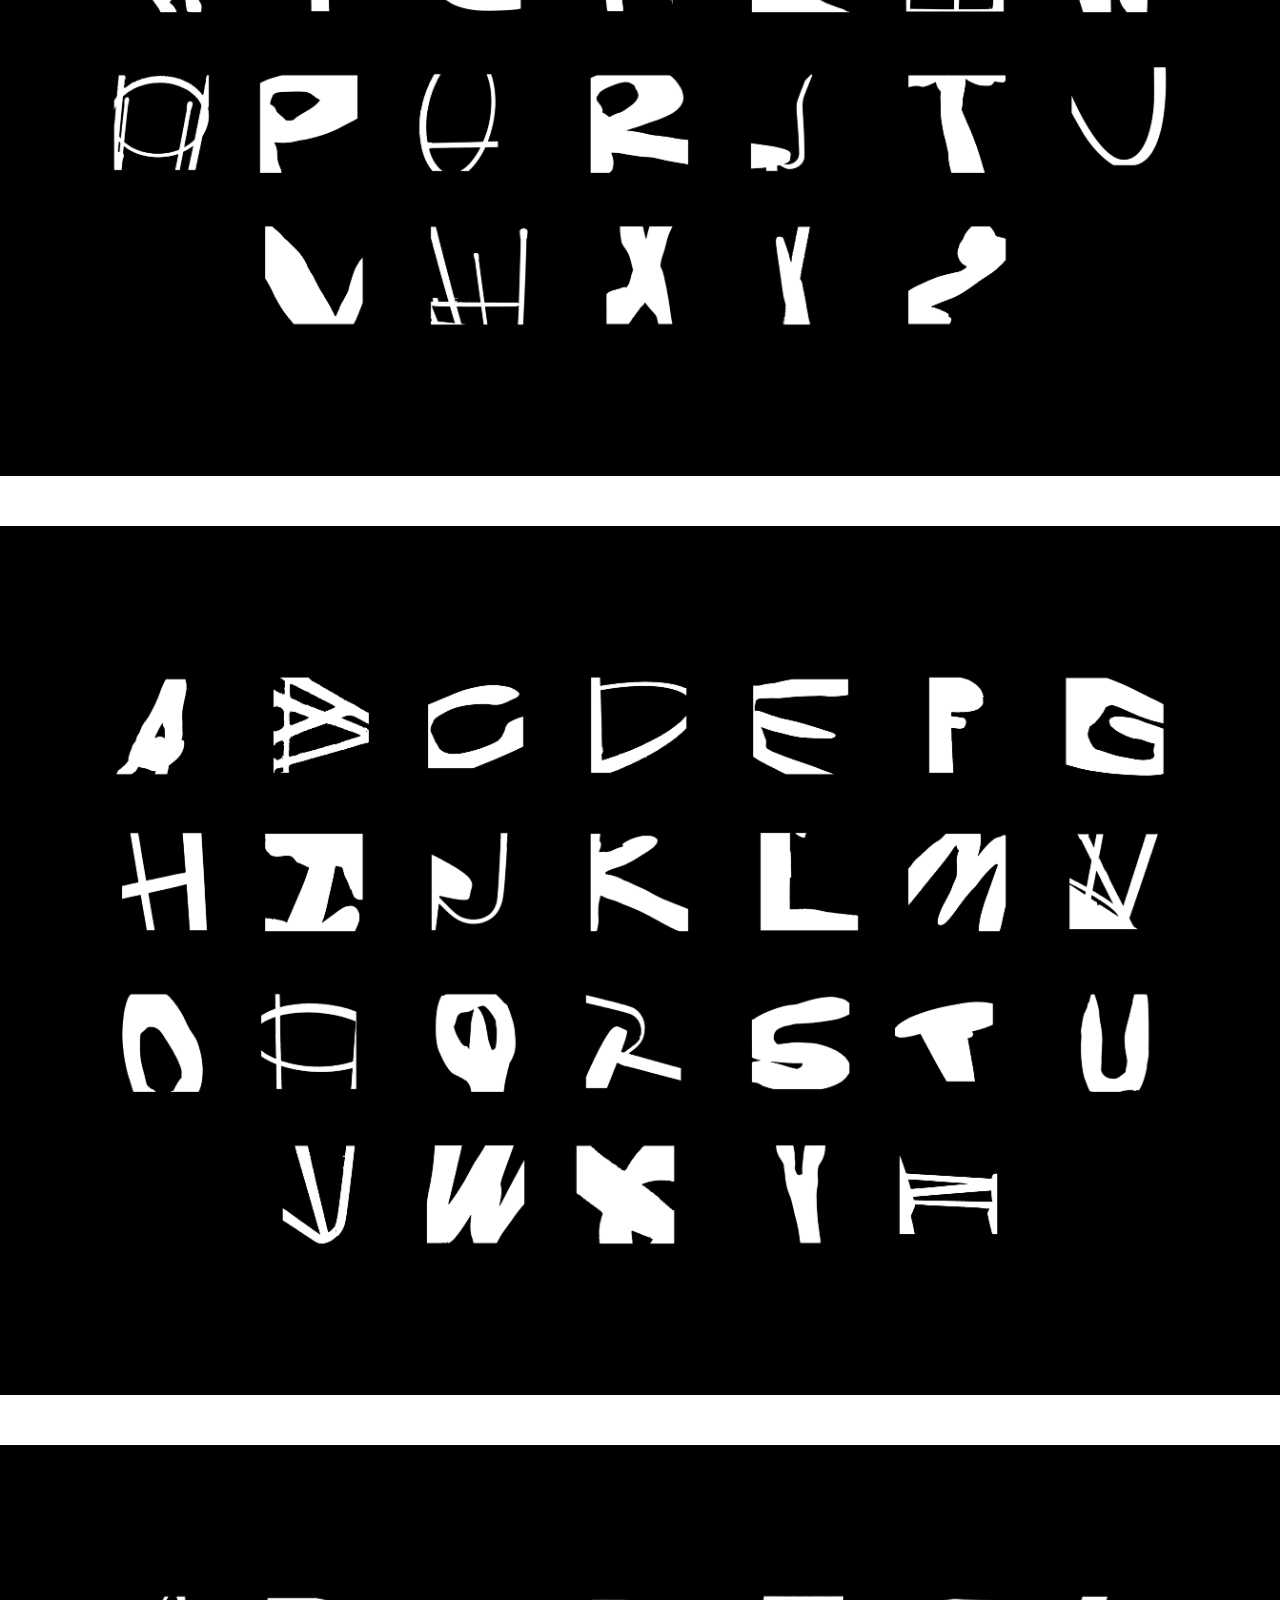
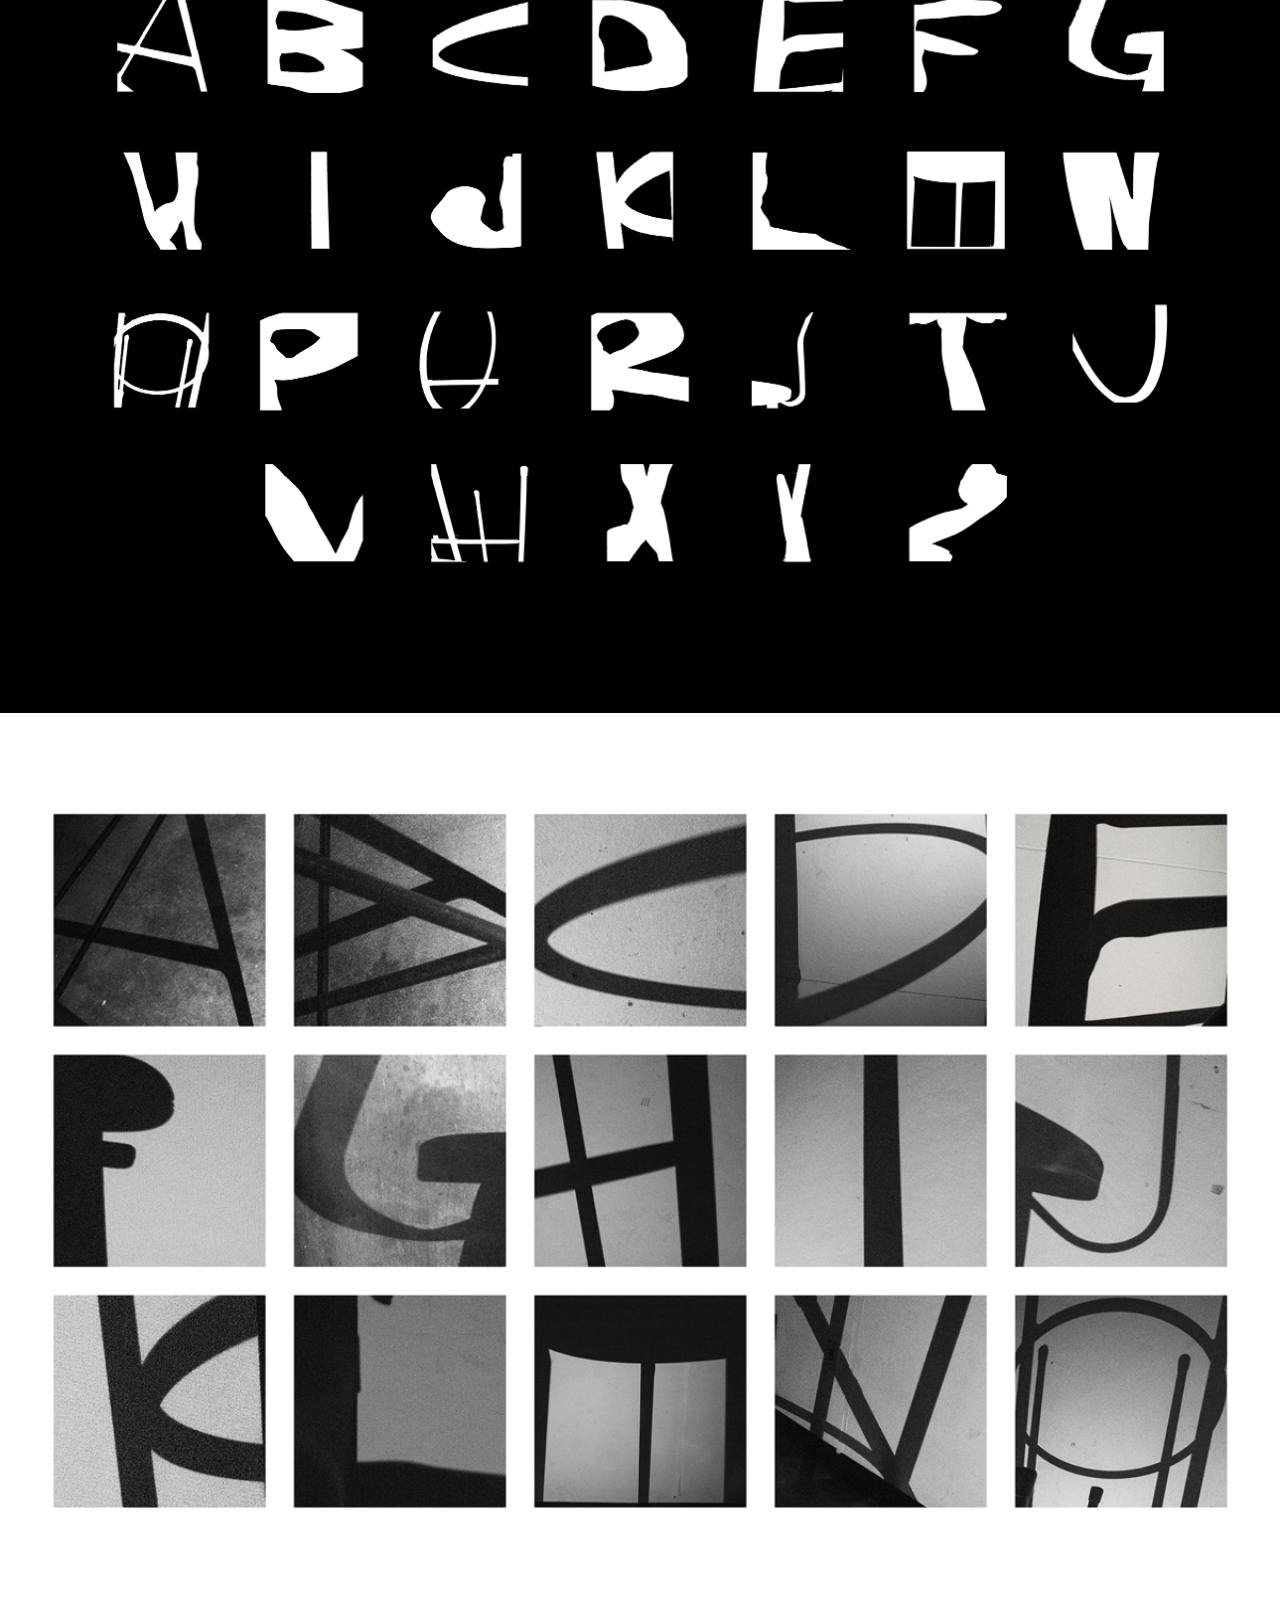
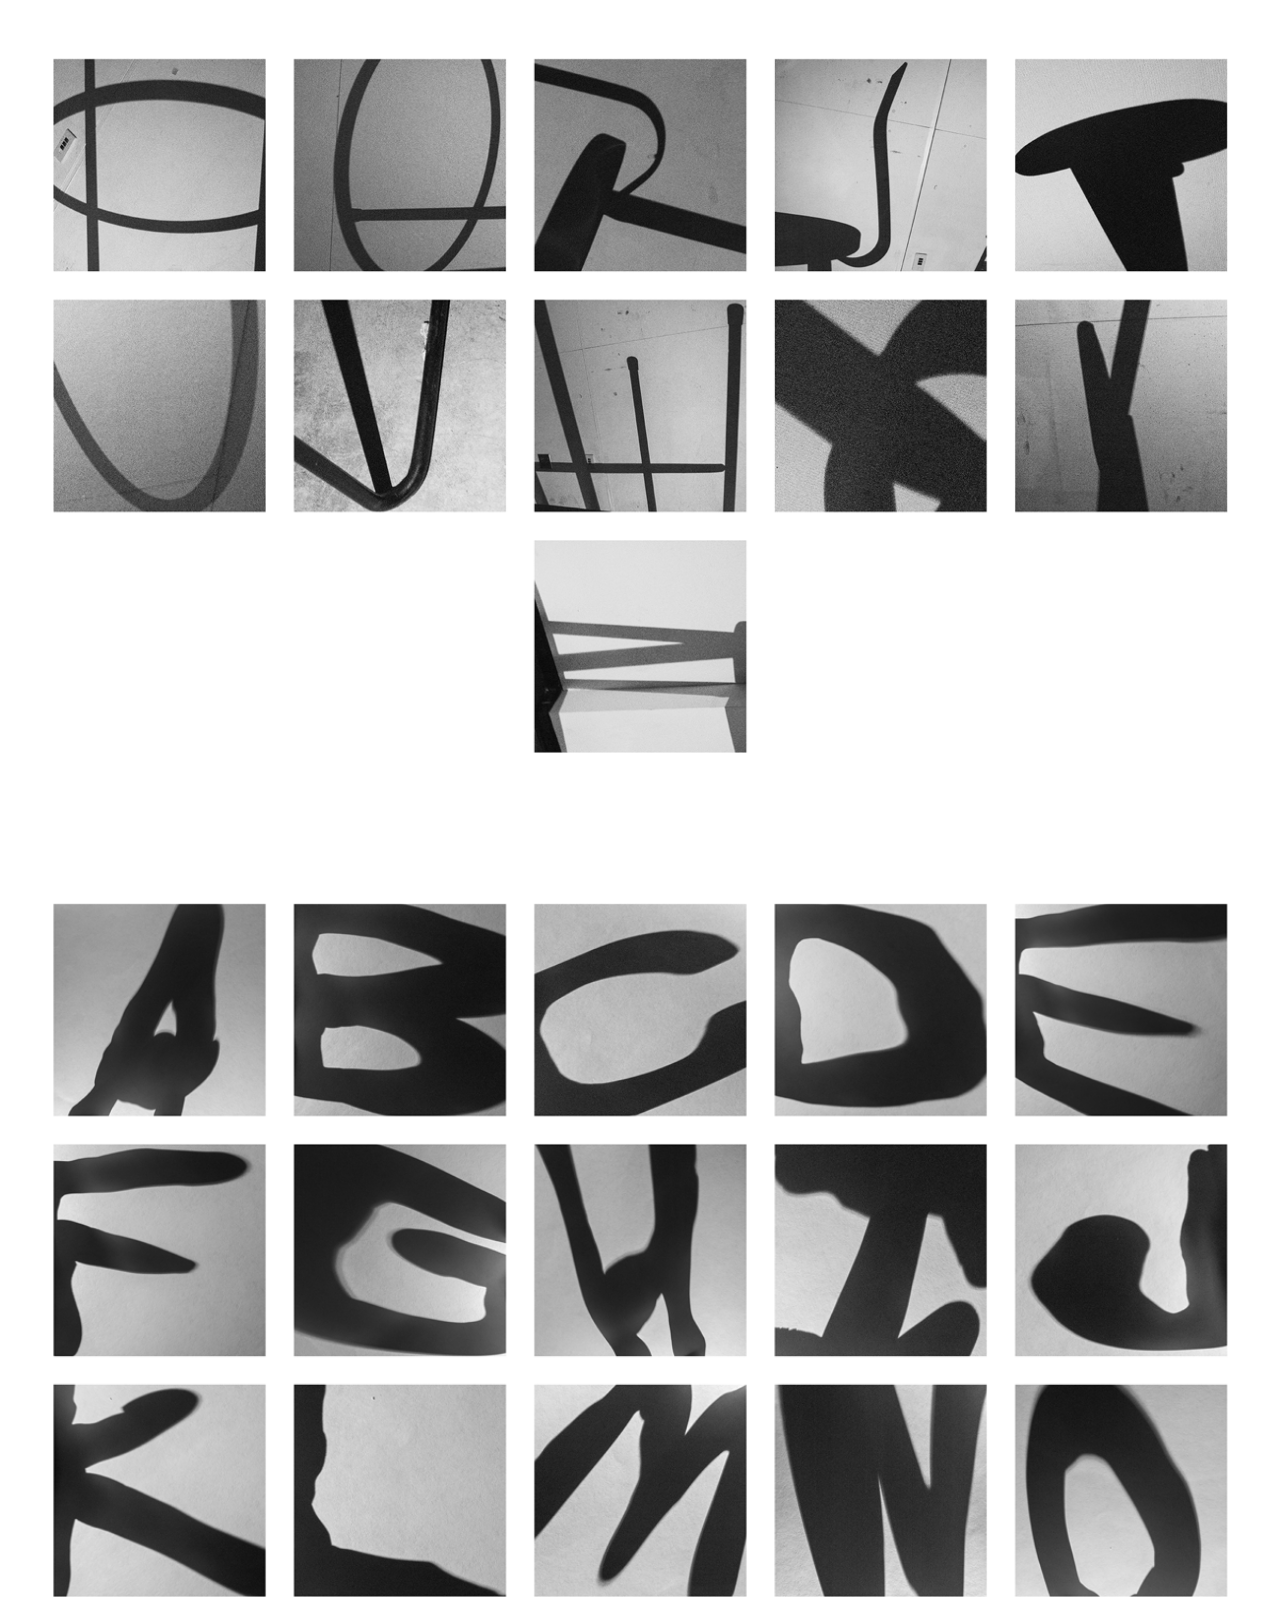
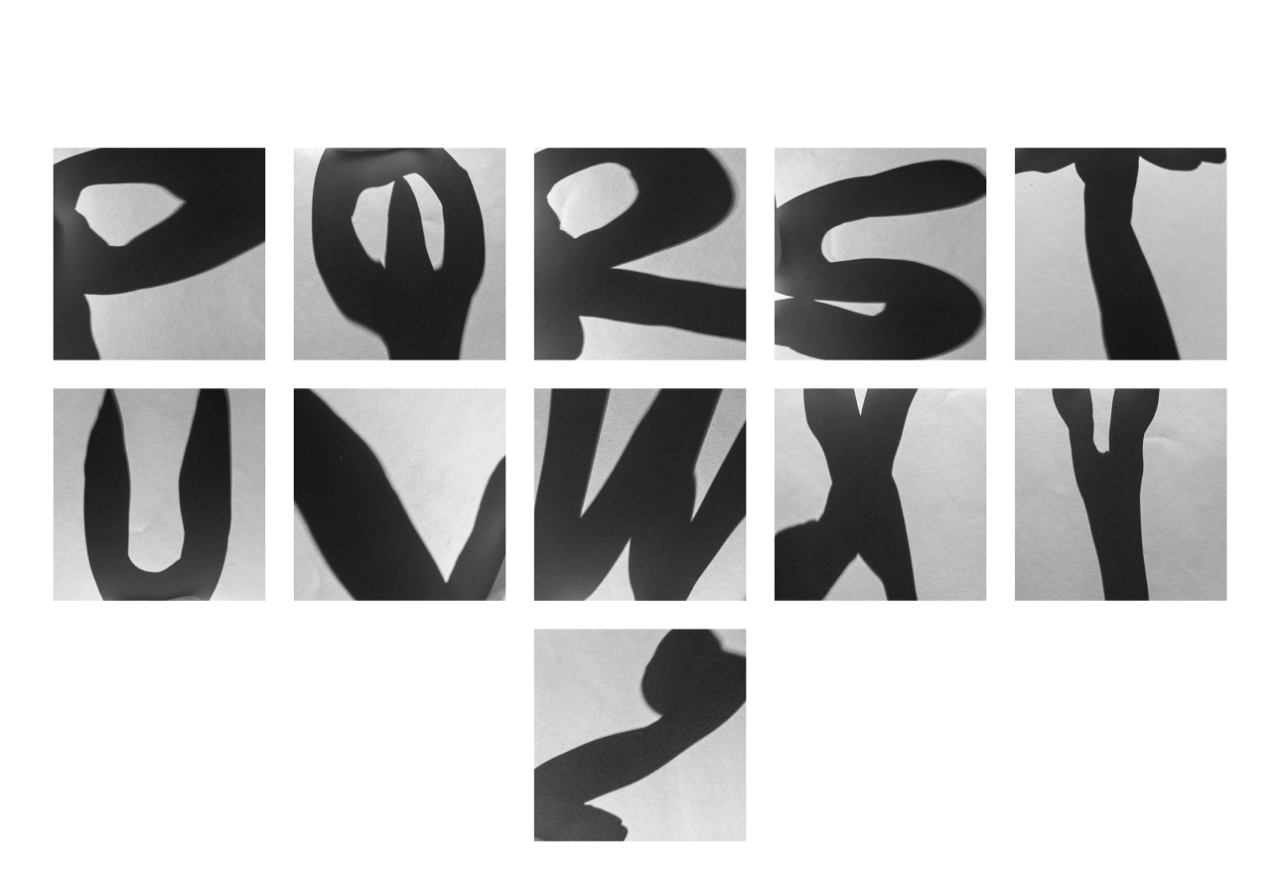
<file: simply-organic.html>
<!DOCTYPE html>
<html lang="en">
<head>
	<meta charset="UTF-8">
	<meta content="width=device-width, initial-scale=1.0" name="viewport">
	<meta content="ie=edge" http-equiv="X-UA-Compatible">
	<script src = "https://ajax.googleapis.com/ajax/libs/jquery/3.4.1/jquery.min.js"></script>
	<script src="scripts.js"></script>
	<title>simply organic</title>
	<link href="simply-organic.css" rel="stylesheet">
	<link rel="icon" type="image/png" href="images/icon_11.png" />
	<link rel="preconnect" href="https://fonts.googleapis.com">
	<link rel="preconnect" href="https://fonts.gstatic.com" crossorigin>
	<link href="https://fonts.googleapis.com/css2?family=Outfit:wght@100..900&display=swap" rel="stylesheet">
</head>
<body>
<div class="container">
	<a href="index.html" class="name "><h1>gilbert espinoza</h1></a>
	<div class="empty1"></div>
	<a href="about.html" class="about"><h2>about</h2></a>
	<a href="https://www.etsy.com/shop/TildebyGil"target="_blank" class="etsy">i sell stuff</a>
</div>

<div class="work">
	<img src="./images/letterset1.png"></img>
	<div class="worktext">
		<h1>simply organic</h1>
		<h2>poster - 24” × 36”, letterset | 2018/2022</h2>
		<p>the objective? only use objects and photography to create a letterset. the solution? grab the closest chair i could find and clay to create two full lettersets. how exactly? i was intrigued by their shadows. by capturing their shadows i was able to create contrast and manipulate their shape to become something recognizable. what came from this project was an opportunity to show not only the contrast in color but the contrast created by both objects. a poster was then created with the letters to see it all come together. the letters were placed in an un-alphabetical order so the user can appreciate the forms created by the shadow on the poster.</p>
	</div>
	<img src="./images/letterset2.png"></img>
	<div class="empty"></div>
	<img src="./images/letterset3.png"></img>
	<div class="empty"></div>
	<img src="./images/letterset4.gif"></img>
	<div class="empty"></div>
	<img src="./images/letterset5.gif"></img>
	<div class="empty"></div>
	<img src="./images/letterset6.gif"></img>
	<div class="empty"></div>
	<img src="./images/letterset7.gif"></img>
	<div class="empty"></div>
	<img src="./images/letterset8.gif"></img>
</div>

<div class="container2">
	<a href="mailto:ge81997@gmail.com" class="email">email me!</a>
	<a href="https://www.linkedin.com/in/gilbert-espinoza/"target="_blank" class="linkedin">linkedin</i></a>
	<a href="https://www.instagram.com/gilbertespinoza/?hl=en"target="_blank" class="instagram">instagram</a>
	<div class="empty1"></div>
	<a href="simply-organic.html" class="gobacktotop">up</a>
	<a href="college-thesis-pandemic.html" class="previousproject">previous project</a>
	<a href="rutgers-university-student-affairs.html" class="nextproject">next project</a>
</div>

<!-- ----------mobile--------------
 -->
<!-- <div class="containerpart1">
	<a href="simply-organic.html" class="gobacktotop">go back up</a>
	<a href="college-thesis.html" class="previousproject">previous project</a>
	<a href="rutgers-university-student-affairs.html" class="nextproject">next project</a>
</div>
<div class="containerpart2">
	<a href="mailto:ge81997@gmail.com" class="email"><i class="fas fa-envelope	" style="font-size:27px;"></i></a>
	<a href="https://www.linkedin.com/in/gilbert-espinoza/"target="_blank" class="linkedin"><i class="fab fa-linkedin"style="font-size:27px;"></i></a>
	<a href="https://www.instagram.com/gilbertespinoza/?hl=en"target="_blank" class="instagram"><i class="fab fa-instagram"style="font-size:29px;"></i></a>
	<a href="https://www.etsy.com/shop/TildebyGil"target="_blank" class="etsy"><i class="fab fa-etsy"style="font-size:24px;"></i></a>
	<div class="empty1"></div>
</div> -->





</body>
</file>
<file: main.css>
/*-----------------------------desktop---------------------
*/
body {
	margin: 0px;
	padding: 0px;
	border: 0px;
	height: 100% !important;
	grid-template-rows: 0px auto 0px;
	display: grid;
}

html {
	margin: 0px;
	padding: 0px;
	border: 0px;
	height: 100% !important;
}


.container {
	padding: 0px;
	margin: 20px;
	display: grid;
	grid-template-columns: 250px auto 110px 150px;
	height: 60px;
	top: 0 !important; 
	left: 0;
	right: 0;
 	position: fixed !important;
 	z-index: 100;
}

.name {
	padding: 0px;
	margin: 0px;
	border: 4px;
	border-style: solid;
	border-color: black;
	display: flex;
	align-items: center;
	justify-content: center;
	background-color: white;
	border-radius: 50px;

}

.name:hover {
	background: black;
	color: white !important; 
}

.name h1 {
	font-family: "Outfit", sans-serif;
  font-optical-sizing: auto;
  font-weight: 500;
  font-style: normal;
	margin: 0px;
	padding-bottom: 4px;
	font-size: 27px;
}

.name:link {
	color: black;
}

.name:visited {
	color: black;
}

.name:active {
	color: black;
}

.name:link {
  text-decoration: none;
}

.name:visited {
  text-decoration: none;
}

.name:hover {
  text-decoration: none;
}

.name:active {
  text-decoration: none;
}

.empty1 {
	padding: 0px;
	margin: 0px;
	display: flex;
}

.about {
	padding: 0px;
	margin: 0px 10px 0px 0px;
	border: 4px;
	border-style: solid;
	border-color: black;
	display: flex;
	align-items: center;
	justify-content: center;
	border-radius: 50px;	
	background-color: white;
}

.about:hover {
	background: black;
	color: white !important; 
}

.about h2 {
	font-family: "Outfit", sans-serif;
  font-optical-sizing: auto;
  font-weight: 500;
  font-style: normal;
	margin: 0px;
	font-size: 20px;
}

.about:link {
	color: black;
}

.about:visited {
	color: black;
}

.about:active {
	color: black;
}

.about:link {
  text-decoration: none;
}

.about:visited {
  text-decoration: none;
}

.about:hover {
  text-decoration: none;
}

.about:active {
  text-decoration: none;
}


.etsy {
	font-family: "Outfit", sans-serif;
  font-optical-sizing: auto;
  font-weight: 500;
  font-style: normal;
	margin: 0px 0px 0px 10px;
	border: 4px;
	border-style: solid;
	border-color: black;
	display: flex;
	align-items: center;
	justify-content: center;
	font-size: 20px;
	border-radius: 50px;
	background-color: white;
}

.etsy:hover {
	background: black;
	color: white !important; 
}

.etsy:link {
	color: black;
}

.etsy:visited {
	color: black;
}

.etsy:active {
	color: black;
}

.etsy:link {
  text-decoration: none;
}

.etsy:visited {
  text-decoration: none;
}

.etsy:hover {
  text-decoration: none;
}

.etsy:active {
  text-decoration: none;
}

svg {
	 pointer-events: none;
}

path {
	pointer-events: visible;
}

.waves1 {
  position: fixed;
/*  display: flex;
  flex: row-reverse;*/
  bottom: 0;
  width: 100%;
  height:75vh;
  z-index: 3;
}

.waves2 {
  position: fixed;
  top: 0;
  width: 100%;
  height:75vh;
  z-index: 3;
  transform: scaleY(-1);

}

.parallax > use {
  animation: move-forever 25s cubic-bezier(.55,.5,.45,.5)     infinite;
}
.parallax > use:nth-child(1) {
  animation-delay: -2s;
  animation-duration: 25s;
}
.parallax > use:nth-child(2) {
  animation-delay: -3s;
  animation-duration: 10s;
}
.parallax > use:nth-child(3) {
  animation-delay: -4s;
  animation-duration: 13s;
}
.parallax > use:nth-child(4) {
  animation-delay: -5s;
  animation-duration: 20s;
}

@keyframes move-forever {
  0% {
   transform: translate3d(-90px,0,0);
  }
  100% { 
    transform: translate3d(85px,0,0);
  }
}


.circles {
	height: 100%;
	width: 100%;
	padding: 0;
	margin: 0;
	align-content: center;
	align-items: center;
	justify-content: center;
	display: flex;
	position: fixed; 
}


.circles12 {
	background-color: #d91c38;
	border-right: 4px;
	border-color: black;
	border-style: solid;
	height: 100%;
	width: 100%;
}

.twelve {
	margin: 0px;
	padding: 0px;
	border: 0px;
	position: absolute;
	left: 0;
	top: 0;
	display: none;
	width: 100%;
	height: 100%;
	background-size: cover;
	background-image: url(./images/twelve.gif);
	background-position: center;
	z-index: -1;
}

.text_12 {
	position: relative;
	top: 45vh;
}


.twelve h1 {
	padding: 0;
	border: 0;
	margin: 0px;
	font-family: "Outfit", sans-serif;
  font-optical-sizing: auto;
  font-weight: 500;
  font-style: normal;
	font-size: 33px;
	width: 100%;
	height: 100%;
	display: flex;
	align-items: center;
	justify-content: center;
	position: absolute;
}

.twelve h2 {
	padding: 0;
	border: 0;
	margin: 0;
	font-family: "Outfit", sans-serif;
  font-optical-sizing: auto;
  font-weight: 400;
  font-style: normal;
	font-size: 20px;
	width: 100%;
	height: 100%;
	display: flex;
	align-items: center;
	justify-content: center;
	position: absolute;
}

.circles12:hover ~ .twelve {
	display: block;
}

.circles2 {
	background-color: #ff8800;
	border-right: 4px;
	border-color: black;
	border-style: solid;
	height: 100%;
	width: 100%;
}

.two {
	margin: 0px;
	padding: 0px;
	border: 0px;
	position: absolute;
	left: 0;
	top: 0;
	display: none;
	width: 100%;
	height: 100%;
	background-size: cover;
	background-image: url(./images/two.gif);
	background-position: center;
	z-index: -1;
}

.text_2 {
	position: relative;
	top: 45vh;
}

.two h1 {
	padding: 0;
	border: 0;
	margin: 0;
	font-family: "Outfit", sans-serif;
  font-optical-sizing: auto;
  font-weight: 500;
  font-style: normal;
	font-size: 33px;
	width: 100%;
	height: 100%;
	display: flex;
	align-items: center;
	justify-content: center;
	position: absolute;
}

.two h2 {
	padding: 0;
	border: 0;
	margin: 0;
	font-family: "Outfit", sans-serif;
  font-optical-sizing: auto;
  font-weight: 400;
  font-style: normal;
	font-size: 20px;
	width: 100%;
	height: 100%;
	display: flex;
	align-items: center;
	justify-content: center;
	position: absolute;
}

.circles2:hover ~ .two {
	display: block;
}

.circles3 {
	background-color: #ffc650;
	border-right: 4px;
	border-color: black;
	border-style: solid;
	height: 100%;
	width: 100%;
}

.three {
	margin: 0px;
	padding: 0px;
	border: 0px;
	position: absolute;
	left: 0;
	top: 0;
	display: none;
	width: 100%;
	height: 100%;
	background-size: cover;
	background-image: url(./images/three.gif);
	background-position: center;
	z-index: -1;
}

.text_3 {
	position: relative;
	top: 45vh;
}

.three h1 {
	padding: 0;
	border: 0;
	margin: 0;
	font-family: "Outfit", sans-serif;
  font-optical-sizing: auto;
  font-weight: 500;
  font-style: normal;
	font-size: 33px;
	width: 100%;
	height: 100%;
	display: flex;
	align-items: center;
	justify-content: center;
	position: absolute;
}

.three h2 {
	padding: 0;
	border: 0;
	margin: 0;
	font-family: "Outfit", sans-serif;
  font-optical-sizing: auto;
  font-weight: 400;
  font-style: normal;
	font-size: 20px;
	width: 100%;
	height: 100%;
	display: flex;
	align-items: center;
	justify-content: center;
	position: absolute;
}

.circles3:hover ~ .three {
	display: block;
}

.circles4 {
	background-color: #66a959;
	border-right: 4px;
	border-color: black;
	border-style: solid;
	height: 100%;
	width: 100%;
}

.four {
	margin: 0px;
	padding: 0px;
	border: 0px;
	position: absolute;
	left: 0;
	top: 0;
	display: none;
	width: 100%;
	height: 100%;
	background-size: cover;
	background-image: url(./images/four.gif);
	background-position: center;
	z-index: -1;
}

.text_4 {
	position: relative;
	top: 45vh;
}

.four h1 {
	padding: 0;
	border: 0;
	margin: 0;
	font-family: "Outfit", sans-serif;
  font-optical-sizing: auto;
  font-weight: 500;
  font-style: normal;
	font-size: 33px;
	width: 100%;
	height: 100%;
	display: flex;
	align-items: center;
	justify-content: center;
	position: absolute;
}

.four h2 {
	padding: 0;
	border: 0;
	margin: 0;
	font-family: "Outfit", sans-serif;
  font-optical-sizing: auto;
  font-weight: 400;
  font-style: normal;
	font-size: 20px;
	width: 100%;
	height: 100%;
	display: flex;
	align-items: center;
	justify-content: center;
	position: absolute;
}

.circles4:hover ~ .four {
	display: block;
}

.circles5 {
	background-color: #143739;
	border-right: 4px;
	border-color: black;
	border-style: solid;
	height: 100%;
	width: 100%;
}

.five {
	margin: 0px;
	padding: 0px;
	border: 0px;
	position: absolute;
	left: 0;
	top: 0;
	display: none;
	width: 100%;
	height: 100%;
	background-size: cover;
	background-image: url(./images/five.gif);
	background-position: center;
	z-index: -1;
}

.text_5 {
	position: relative;
	top: 45vh;
}

.five h1 {
	padding: 0;
	border: 0;
	margin: 0;
	font-family: "Outfit", sans-serif;
  font-optical-sizing: auto;
  font-weight: 500;
  font-style: normal;
	font-size: 33px;
	width: 100%;
	height: 100%;
	display: flex;
	align-items: center;
	justify-content: center;
	position: absolute;
}

.five h2 {
	padding: 0;
	border: 0;
	margin: 0;
	font-family: "Outfit", sans-serif;
  font-optical-sizing: auto;
  font-weight: 400;
  font-style: normal;
	font-size: 20px;
	width: 100%;
	height: 100%;
	display: flex;
	align-items: center;
	justify-content: center;
	position: absolute;
}

.circles5:hover ~ .five {
	display: block;
}

.circles13 {
	background-color: #2eb8ff;
	border-right: 4px;
	border-color: black;
	border-style: solid;
	height: 100%;
	width: 100%;
}

.thirteen {
	margin: 0px;
	padding: 0px;
	border: 0px;
	position: absolute;
	left: 0;
	top: 0;
	display: none;
	width: 100%;
	height: 100%;
	background-size: cover;
	background-image: url(./images/thirteen.gif);
	background-position: center;
	z-index: -1;
}

.text_13 {
	position: relative;
	top: 45vh;
}

.thirteen h1 {
	padding: 0;
	border: 0;
	margin: 0;
	font-family: "Outfit", sans-serif;
  font-optical-sizing: auto;
  font-weight: 500;
  font-style: normal;
	font-size: 33px;
	width: 100%;
	height: 100%;
	display: flex;
	align-items: center;
	justify-content: center;
	position: absolute;
}

.thirteen h2 {
	padding: 0;
	border: 0;
	margin: 0;
	font-family: "Outfit", sans-serif;
  font-optical-sizing: auto;
  font-weight: 400;
  font-style: normal;
	font-size: 20px;
	width: 100%;
	height: 100%;
	display: flex;
	align-items: center;
	justify-content: center;
	position: absolute;
}

.circles13:hover ~ .thirteen {
	display: block;
}

.circles7 {
	background-color: #c28fc5;
	border-right: 4px;
	border-color: black;
	border-style: solid;
	height: 100%;
	width: 100%;
}

.seven {
	margin: 0px;
	padding: 0px;
	border: 0px;
	position: absolute;
	left: 0;
	top: 0;
	display: none;
	width: 100%;
	height: 100%;
	background-size: cover;
	background-image: url(./images/seven.gif);
	background-position: center;
	z-index: -1;
}

.text_7 {
	position: relative;
	top: 45vh;
}

.seven h1 {
	padding: 0;
	border: 0;
	margin: 0;
	font-family: "Outfit", sans-serif;
  font-optical-sizing: auto;
  font-weight: 500;
  font-style: normal;;
	font-size: 33px;
	width: 100%;
	height: 100%;
	display: flex;
	align-items: center;
	justify-content: center;
	position: absolute;
}

.seven h2 {
	padding: 0;
	border: 0;
	margin: 0;
	font-family: "Outfit", sans-serif;
  font-optical-sizing: auto;
  font-weight: 400;
  font-style: normal;
	font-size: 20px;
	width: 100%;
	height: 100%;
	display: flex;
	align-items: center;
	justify-content: center;
	position: absolute;
}

.circles7:hover ~ .seven {
	display: block;
}

.circles8 {
	background-color: #843276;
	border-right: 4px;
	border-color: black;
	border-style: solid;
	height: 100%;
	width: 100%;
}

.eight {
	margin: 0px;
	padding: 0px;
	border: 0px;
	position: absolute;
	left: 0;
	top: 0;
	display: none;
	width: 100%;
	height: 100%;
	background-size: cover;
	background-image: url(./images/eightt.gif);
	background-position: center;
	z-index: -1;
}

.text_8 {
	position: relative;
	top: 45vh;
}

.eight h1 {
	padding: 0;
	border: 0;
	margin: 0;
	font-family: "Outfit", sans-serif;
  font-optical-sizing: auto;
  font-weight: 500;
  font-style: normal;
	font-size: 33px;
	width: 100%;
	height: 100%;
	display: flex;
	align-items: center;
	justify-content: center;
	position: absolute;
}

.eight h2 {
	padding: 0;
	border: 0;
	margin: 0;
	font-family: "Outfit", sans-serif;
  font-optical-sizing: auto;
  font-weight: 400;
  font-style: normal;
	font-size: 20px;
	width: 100%;
	height: 100%;
	display: flex;
	align-items: center;
	justify-content: center;
	position: absolute;
}

.circles8:hover ~ .eight {
	display: block;
}

.circles11 {
	background-color: #000000;
	border-right: 4px;
	border-color: black;
	border-style: solid;
	height: 100%;
	width: 100%;
}

.eleven {
	margin: 0px;
	padding: 0px;
	border: 0px;
	position: absolute;
	left: 0;
	top: 0;
	display: none;
	width: 100%;
	height: 100%;
	background-size: cover;
	background-image: url(./images/elevenn.gif);
	background-position: center;
	z-index: -1;
}

.text_11 {
	position: relative;
	top: 45vh;
}

.eleven h1 {
	padding: 0;
	border: 0;
	margin: 0;
	font-family: "Outfit", sans-serif;
  font-optical-sizing: auto;
  font-weight: 500;
  font-style: normal;
	font-size: 33px;
	width: 100%;
	height: 100%;
	display: flex;
	align-items: center;
	justify-content: center;
	position: absolute;
}

.eleven h2 {
	padding: 0;
	border: 0;
	margin: 0;
	font-family: "Outfit", sans-serif;
  font-optical-sizing: auto;
  font-weight: 400;
  font-style: normal;
	font-size: 20px;
	width: 100%;
	height: 100%;
	display: flex;
	align-items: center;
	justify-content: center;
	position: absolute;
}

.circles11:hover ~ .eleven {
	display: block;
}

.circles16 {
	background-color: #ED7F58;
	border-right: 4px;
	border-color: black;
	border-style: solid;
	height: 100%;
	width: 100%;
}

.sixteen {
	margin: 0px;
	padding: 0px;
	border: 0px;
	position: absolute;
	left: 0;
	top: 0;
	display: none;
	width: 100%;
	height: 100%;
	background-size: cover;
	background-image: url(./images/sixteen.gif);
	background-position: center;
	z-index: -1;
}

.text_16 {
	position: relative;
	top: 45vh;
}


.sixteen h1 {
	padding: 0;
	border: 0;
	margin: 0px;
	font-family: "Outfit", sans-serif;
  font-optical-sizing: auto;
  font-weight: 500;
  font-style: normal;
	font-size: 33px;
	width: 100%;
	height: 100%;
	display: flex;
	align-items: center;
	justify-content: center;
	position: absolute;
}

.sixteen h2 {
	padding: 0;
	border: 0;
	margin: 0;
	font-family: "Outfit", sans-serif;
  font-optical-sizing: auto;
  font-weight: 400;
  font-style: normal;
	font-size: 20px;
	width: 100%;
	height: 100%;
	display: flex;
	align-items: center;
	justify-content: center;
	position: absolute;
}

.circles16:hover ~ .sixteen {
	display: block;
}

.container2 {
	margin: 20px; 	
	display: grid;
	grid-template-columns: 130px 115px 120px auto 70px 170px 140px;
	height: 53px;
 	position: fixed !important;
 	left: 0;
 	right: 0;
 	bottom: 0 !important;
 	z-index: 3;
 }


.email {
	display: flex;
	align-items: center;
	justify-content: center;
	border: 4px;
	border-style: solid;
	border-color: black;
	font-size: 16px;
  font-family: "Outfit", sans-serif;
  font-optical-sizing: auto;
  font-weight: 400;
  font-style: normal;
  border-radius: 50px;
  background-color: white;
  margin-right: 15px;
}

.email:hover {
	background: black;
	color: white !important; 
}

.email:link {
	color: black;
}

.email:visited {
	color: black;
}

.email:active {
	color: black;
}

.email:link {
  text-decoration: none;
}

.email:visited {
  text-decoration: none;
}

.email:hover {
  text-decoration: none;
}

.email:active {
  text-decoration: none;
}

.linkedin {
	display: flex;
	align-items: center;
	justify-content: center;
	border: 4px;
	border-style: solid;
	border-color: black;
	font-size: 16px;
  font-family: "Outfit", sans-serif;
  font-optical-sizing: auto;
  font-weight: 400;
  font-style: normal;
  border-radius: 50px;
  background-color: white;
  margin-right: 15px;
}

.linkedin:hover {
	background: black;
	color: white !important; 
}

.linkedin:link {
	color: black;
}

.linkedin:visited {
	color: black;
}

.linkedin:active {
	color: black;
}

.linkedin:link {
  text-decoration: none;
}

.linkedin:visited {
  text-decoration: none;
}

.linkedin:hover {
  text-decoration: none;
}

.linkedin:active {
  text-decoration: none;
}

.instagram {
	display: flex;
	align-items: center;
	justify-content: center;
	border: 4px;
	border-style: solid;
	border-color: black;
	font-size: 16px;
  font-family: "Outfit", sans-serif;
  font-optical-sizing: auto;
  font-weight: 400;
  font-style: normal;
  border-radius: 50px;
  background-color: white;
}

.instagram:hover {
	background: black;
	color: white !important; 
}

.instagram:link {
	color: black;
}

.instagram:visited {
	color: black;
}

.instagram:active {
	color: black;
}

.instagram:link {
  text-decoration: none;
}

.instagram:visited {
  text-decoration: none;
}

.instagram:hover {
  text-decoration: none;
}

.instagram:active {
  text-decoration: none;
}


.nextproject {
	display: flex;
	align-items: center;
	justify-content: center;
	border: 4px;
	border-style: solid;
	border-color: black;
	font-size: 16px;
  font-family: "Outfit", sans-serif;
  font-optical-sizing: auto;
  font-weight: 400;
  font-style: normal;
  border-radius: 50px;
  background-color: white;
  margin-left: 15px;
}

.nextproject:hover {
	background: black;
	color: white !important; 
}

.nextproject:link {
	color: black;
}

.nextproject:visited {
	color: black;
}

.nextproject:active {
	color: black;
}

.nextproject:link {
  text-decoration: none;
}

.nextproject:visited {
  text-decoration: none;
}

.nextproject:hover {
  text-decoration: none;
}

.nextproject:active {
  text-decoration: none;
}

.gobacktotop {
	display: flex;
	align-items: center;
	justify-content: center;
	border: 4px;
	border-style: solid;
	border-color: black;
	font-size: 16px;
  font-family: "Outfit", sans-serif;
  font-optical-sizing: auto;
  font-weight: 400;
  font-style: normal;
  border-radius: 50px;
  background-color: white;
}

.gobacktotop:hover {
	background: black;
	color: white !important; 
}

.gobacktotop:link {
	color: black;
}

.gobacktotop:visited {
	color: black;
}

.gobacktotop:active {
	color: black;
}

.gobacktotop:link {
  text-decoration: none;
}

.gobacktotop:visited {
  text-decoration: none;
}

.gobacktotop:hover {
  text-decoration: none;
}

.gobacktotop:active {
  text-decoration: none;
}

.previousproject {
	display: flex;
	align-items: center;
	justify-content: center;
	border: 4px;
	border-style: solid;
	border-color: black;
	font-size: 16px;
  font-family: "Outfit", sans-serif;
  font-optical-sizing: auto;
  font-weight: 400;
  font-style: normal;
  border-radius: 50px;
  background-color: white;
  margin-left: 15px;
}

.previousproject:hover {
	background: black;
	color: white !important; 
}

.previousproject:link {
	color: black;
}

.previousproject:visited {
	color: black;
}

.previousproject:active {
	color: black;
}

.previousproject:link {
  text-decoration: none;
}

.previousproject:visited {
  text-decoration: none;
}

.previousproject:hover {
  text-decoration: none;
}

.previousproject:active {
  text-decoration: none;
}

.containerpart2{
	display: none;
}

.containerpart1{
	display: none;
}






/*<!-- -------------------------IPAD/TABLET------------------------
*/


/*@media screen and (max-width: 820px) {

body {
	margin: 0px;
	padding: 0px;
	border: 0px;
}

html {
	margin: 0px;
	padding: 0px;
	border: 0px;
}


.circles {
	display: none;
}

.container2 {
	display: none;
}

.circlesmobile {
	padding: 0px;
	margin: 0px;
	display: grid;
	grid-template-columns: 50% 50%;
	grid-template-rows: 40% 40% 40% 40% 40%;
	height: 100%;
	overflow: auto;
}

#textmobile h1 {
	font-family: 'Poppins', sans-serif;
	font-weight: 600;
	font-size: 27px;
	text-align: center;
  	line-height: 1.2;
}

#textmobile h2 {
	font-family: 'Poppins', sans-serif;
	font-weight: 400;
	font-size: 18px;
	text-align: center;
	margin-top: -10px;
}

.circles12mobile {
	background-color: #d91c38;
	padding: 0px;
	margin: 0px;
	border-left: 5px;
	border-top: 0px;
	border-right: 0px;
	border-bottom: 5px;
	border-style: solid;
	border-color: black;
	border-right: 0;
	display: flex;
	align-items: center;
	justify-content: center;
}

.circles12mobile:link {
	color: black;
}

.circles12mobile:hover {
	background: black;
	color: white !important; 
}

.circles12mobile:visited {
	color: black;
}

.circles12mobile:active {
	color: none;
}

.circles12mobile:link {
  text-decoration: none;
}

.circles12mobile:visited {
  text-decoration: none;
}

.circles12mobile:hover {
  text-decoration: none;
}

.circles12mobile:active {
  text-decoration: none;
}


.circles2mobile {
	background-color: #f6891f;
	padding: 0px;
	margin: 0px;
	border-left: 5px;
	border-top: 0px;
	border-right: 0px;
	border-bottom: 5px;
	border-style: solid;
	border-color: black;
	display: flex;
	align-items: center;
	justify-content: center;

}

.circles2mobile:link {
	color: black;
}

.circles2mobile:hover{
	color: black;
}

.circles2mobile:visited {
	color: black;
}

.circles2mobile:active {
	color: none;
}

.circles2mobile:link {
  text-decoration: none;
}

.circles2mobile:visited {
  text-decoration: none;
}

.circles2mobile:hover {
	background: black;
	color: white !important; 
}

.circles2mobile:active {
  text-decoration: none;
}

.circles3mobile {
	background-color: #ffc654;
	padding: 0px;
	margin: 0px;
	border-left: 5px;
	border-top: 0px;
	border-right: 5px;
	border-bottom: 5px;
	border-style: solid;
	border-color: black;
	display: flex;
	align-items: center;
	justify-content: center;

}

.circles3mobile:link {
	color: black;
}

.circles3mobile:hover{
	color: black;
}

.circles3mobile:visited {
	color: black;
}

.circles3mobile:active {
	color: none;
}

.circles3mobile:link {
  text-decoration: none;
}

.circles3mobile:visited {
  text-decoration: none;
}

.circles3mobile:hover {
	background: black;
	color: white !important; 
}

.circles3mobile:active {
  text-decoration: none;
}

.circles4mobile {
	background-color: #66a959;
	padding: 0px;
	margin: 0px;
	border-left: 5px;
	border-top: 0px;
	border-right: 0px;
	border-bottom: 5px;
	border-style: solid;
	border-color: black;
	display: flex;
	align-items: center;
	justify-content: center;

}

.circles4mobile:link {
	color: black;
}

.circles4mobile:hover{
	color: black;
}

.circles4mobile:visited {
	color: black;
}

.circles4mobile:active {
	color: none;
}

.circles4mobile:link {
  text-decoration: none;
}

.circles4mobile:visited {
  text-decoration: none;
}

.circles4mobile:hover {
	background: black;
	color: white !important; 
}

.circles4mobile:active {
  text-decoration: none;
}

.circles5mobile {
	background-color: #15373a;
	padding: 0px;
	margin: 0px;
	border-left: 5px;
	border-top: 0px;
	border-right: 5px;
	border-bottom: 5px;
	border-style: solid;
	border-color: black;
	display: flex;
	align-items: center;
	justify-content: center;

}

.circles5mobile:link {
	color: black;
}

.circles5mobile:hover{
	color: black;
}

.circles5mobile:visited {
	color: black;
}

.circles5mobile:active {
	color: none;
}

.circles5mobile:link {
  text-decoration: none;
}

.circles5mobile:visited {
  text-decoration: none;
}

.circles5mobile:hover {
	background: black;
	color: white !important; 
}

.circles5mobile:active {
  text-decoration: none;
}

.circles13mobile {
	background-color: #2eb8ff;
	padding: 0px;
	margin: 0px;
	border-left: 5px;
	border-top: 0px;
	border-right: 0px;
	border-bottom: 5px;
	border-style: solid;
	border-color: black;
	display: flex;
	align-items: center;
	justify-content: center;

}

.circles13mobile:link {
	color: black;
}

.circles13mobile:hover{
	color: black;
}

.circles13mobile:visited {
	color: black;
}

.circles13mobile:active {
	color: none;
}

.circles13mobile:link {
  text-decoration: none;
}

.circles13mobile:visited {
  text-decoration: none;
}

.circles13mobile:hover {
	background: black;
	color: white !important; 
}

.circles13mobile:active {
  text-decoration: none;
}

.circles7mobile {
	background-color: #c18fc0;
	padding: 0px;
	margin: 0px;
	border-left: 5px;
	border-top: 0px;
	border-right: 5px;
	border-bottom: 5px;
	border-style: solid;
	border-color: black;
	display: flex;
	align-items: center;
	justify-content: center;

}

.circles7mobile:link {
	color: black;
}

.circles7mobile:hover{
	color: black;
}

.circles7mobile:visited {
	color: black;
}

.circles7mobile:active {
	color: none;
}

.circles7mobile:link {
  text-decoration: none;
}

.circles7mobile:visited {
  text-decoration: none;
}

.circles7mobile:hover {
	background: black;
	color: white !important; 
}

.circles7mobile:active {
  text-decoration: none;
}

.circles8mobile {
	background-color: #843276;
	padding: 0px;
	margin: 0px;
	border-left: 5px;
	border-top: 0px;
	border-right: 0px;
	border-bottom: 0px;
	border-style: solid;
	border-color: black;
	display: flex;
	align-items: center;
	justify-content: center;

}

.circles8mobile:link {
	color: black;
}

.circles8mobile:hover{
	color: black;
}

.circles8mobile:visited {
	color: black;
}

.circles8mobile:active {
	color: none;
}

.circles8mobile:link {
  text-decoration: none;
}

.circles8mobile:visited {
  text-decoration: none;
}

.circles8mobile:hover {
	background: black;
	color: white !important; 
}

.circles8mobile:active {
  text-decoration: none;
}

.circles11mobile {
	background-color: #878787;
	padding: 0px;
	margin: 0px;
	border-left: 5px;
	border-top: 0px;
	border-right: 5px;
	border-bottom: 0px;
	border-style: solid;
	border-color: black;
	display: flex;
	align-items: center;
	justify-content: center;

}

.circles11mobile:link {
	color: black;
}

.circles11mobile:hover{
	color: black;
}

.circles11mobile:visited {
	color: black;
}

.circles11mobile:active {
	color: none;
}

.circles11mobile:link {
  text-decoration: none;
}

.circles11mobile:visited {
  text-decoration: none;
}

.circles11mobile:hover {
	background: black;
	color: white !important; 
}

.circles11mobile:active {
  text-decoration: none;
}

.circles16mobile {
	background-color: #ED7F58;
	padding: 0px;
	margin: 0px;
	border-left: 5px;
	border-top: 0px;
	border-right: 5px; 
	border-bottom: 5px;
	border-style: solid;
	border-color: black;
	display: flex;
	align-items: center;
	justify-content: center;

}

.circles16mobile:link {
	color: black;
}

.circles16mobile:hover{
	color: black;
}

.circles16mobile:visited {
	color: black;
}

.circles16mobile:active {
	color: none;
}

.circles16mobile:link {
  text-decoration: none;
}

.circles16mobile:visited {
  text-decoration: none;
}

.circles16mobile:hover {
	background: black;
	color: white !important; 
}

.circles16mobile:active {
  text-decoration: none;
}

.emptysquare {
	background-color: white;
	padding: 0px;
	margin: 0px;
	border-left: 5px;
	border-top: 0px;
	border-right: 5px;
	border-bottom: 0px;
	border-style: solid;
	border-color: black;
	display: flex;
	align-items: center;
	justify-content: center;
}

.container2mobile {
	padding: 0px;
	margin: 0;
	display: grid;
	grid-template-columns: 70px 70px 70px 70px auto 160px;
	height: 75px;
	background-color: white;
	position: sticky;
	top: 0;
}

.gobacktotop {
	padding: 0px;
	margin: 0px;
	border-right: 5px;
	border-left: 0px;
	border-top: 5px;
	border-bottom: 5px;
	border-style: solid;
	border-color: black;
	display: flex;
	align-items: center;
	justify-content: center;
	font-family: 'Poppins', sans-serif;
	font-weight: 400;
	margin: 0px;
	padding-bottom: 4px;
	font-size: 16px;
}

.gobacktotop:hover {
	background: black;
	color: white !important; 
}


.gobacktotop:link {
	color: black;
}

.gobacktotop:visited {
	color: black;
}

.gobacktotop:active {
	color: black;
}

.gobacktotop:link {
  text-decoration: none;
}

.gobacktotop:visited {
  text-decoration: none;
}

.gobacktotop:hover {
  text-decoration: none;
}

.gobacktotop:active {
  text-decoration: none;
}

}

*/





/*<!-- -------------------------IPHONE------------------------
*/


/*@media screen and (max-width: 610px) {

.circlesmobile {
	padding: 0px;
	margin: 0px;
	display: grid;
	grid-template-columns: 50% 50%;
	grid-template-rows: 26% 26% 26% 26% 26%;
	height: 100%;
	overflow: auto;
}

#textmobile h1 {
	font-family: 'Poppins', sans-serif;
	font-weight: 600;
	font-size: 19px;
	text-align: center;
  	line-height: 1.2;
}

#textmobile h2 {
	font-family: 'Poppins', sans-serif;
	font-weight: 400;
	font-size: 12px;
	text-align: center;
	margin-top: -10px;
}

.container {
	padding: 0px;
	margin: 0px;
	display: grid;
	grid-template-columns: 270px auto 90px;
	height: 75px;
	background-color: white;
	top: 0 !important; 
 	position: sticky !important;
}

.name {
	padding: 0px;
	margin: 0px;
	border: 5px;
	border-style: solid;
	border-color: black;
	border-right: 0;
	display: flex;
	align-items: center;
	justify-content: center;
}

.name h1 {
	font-family: 'Poppins', sans-serif;
	font-weight: 600;
	margin: 0px;
	padding-bottom: 4px;
	font-size: 28px;
}

.about h2 {
	font-family: 'Poppins', sans-serif;
	font-weight: 400;
	margin: 0px;
	font-size: 16px;
}

.container2mobile {
	padding: 0px;
	margin: 0;
	display: grid;
	grid-template-columns: 60px 60px 60px 60px auto 120px;
	height: 75px;
	background-color: white;
	position: sticky;
	top: 0;
}

}*/
</file>
<file: about.css>
body {
	margin: 0px;
	padding: 0px;
	border: 0px;
	height: 100% !important;
	grid-template-rows: 0px auto 0px;
	display: grid;
}

html {
	margin: 0px;
	padding: 0px;
	border: 0px;
	height: 100% !important;
}


.container {
	padding: 0px;
	margin: 20px;
	display: grid;
	grid-template-columns: 250px auto 110px 150px;
	height: 60px;
	top: 0 !important; 
	left: 0;
	right: 0;
 	position: fixed !important;
}

.name {
	padding: 0px;
	margin: 0px;
	border: 4px;
	border-style: solid;
	border-color: black;
	display: flex;
	align-items: center;
	justify-content: center;
	background-color: white;
	border-radius: 50px;

}

.name:hover {
	background: black;
	color: white !important; 
}

.name h1 {
	font-family: "Outfit", sans-serif;
  font-optical-sizing: auto;
  font-weight: 500;
  font-style: normal;
	margin: 0px;
	padding-bottom: 4px;
	font-size: 27px;
}

.name:link {
	color: black;
}

.name:visited {
	color: black;
}

.name:active {
	color: black;
}

.name:link {
  text-decoration: none;
}

.name:visited {
  text-decoration: none;
}

.name:hover {
  text-decoration: none;
}

.name:active {
  text-decoration: none;
}

.empty1 {
	padding: 0px;
	margin: 0px;
	display: flex;
}

.about {
	padding: 0px;
	margin: 0px 10px 0px 0px;
	border: 4px;
	border-style: solid;
	border-color: black;
	display: flex;
	align-items: center;
	justify-content: center;
	border-radius: 50px;	
	background-color: white;
}

.about:hover {
	background: black;
	color: white !important; 
}

.about h2 {
	font-family: "Outfit", sans-serif;
  font-optical-sizing: auto;
  font-weight: 500;
  font-style: normal;
	margin: 0px;
	font-size: 20px;
}

.about:link {
	color: black;
}

.about:visited {
	color: black;
}

.about:active {
	color: black;
}

.about:link {
  text-decoration: none;
}

.about:visited {
  text-decoration: none;
}

.about:hover {
  text-decoration: none;
}

.about:active {
  text-decoration: none;
}


.etsy {
	font-family: "Outfit", sans-serif;
  font-optical-sizing: auto;
  font-weight: 500;
  font-style: normal;
	margin: 0px 0px 0px 10px;
	border: 4px;
	border-style: solid;
	border-color: black;
	display: flex;
	align-items: center;
	justify-content: center;
	font-size: 20px;
	border-radius: 50px;
	background-color: white;
}

.etsy:hover {
	background: black;
	color: white !important; 
}

.etsy:link {
	color: black;
}

.etsy:visited {
	color: black;
}

.etsy:active {
	color: black;
}

.etsy:link {
  text-decoration: none;
}

.etsy:visited {
  text-decoration: none;
}

.etsy:hover {
  text-decoration: none;
}

.etsy:active {
  text-decoration: none;
}

.grid1 {
	display: grid;
	grid-template-columns: 40% auto;
	align-items: center;
	justify-content: center;
	height: 100% !important;

}

.a_1 {
	padding-left: 25px;
	padding-bottom: 100px;
	position: relative;
	color: white;
	padding-top: 100px;
	z-index: -1;
}

.a_1 img {
	width: 100%;
	border-radius: 50px;
	border: 4px solid black;
}

.b_1{
	text-align: left;
	position: relative;
	font-family: "Outfit", sans-serif;
  font-optical-sizing: auto;
  font-weight: 300;
  font-style: normal;
	margin: 0px;
	text-align: left;
	color: black;
	margin: 10px 100px 40px 100px;
	line-height: 25px;
	font-size: 15px;
}

.b_1 h1 { 
	display: inline;
	font-family: "Outfit", sans-serif;
  font-optical-sizing: auto;
  font-weight: 500;
  font-style: normal;
	text-align: left;
	color: black;
 }

.b_1 a:link {
  text-decoration: underline;
}

.b_1 a:link {
	color: black;
}

.b_1 a:visited {
	color: black;
}

.b_1 a:active {
	color: black;
}

.b_1 a:link {
  text-decoration: underline;
}

.b_1 a:visited {
  text-decoration: none;
}

.b_1 a:hover {
  text-decoration: none;
}

.b_1 a:active {
  text-decoration: none;
}

.container2 {
	margin: 20px; 	
	display: grid;
	grid-template-columns: 130px 115px 120px auto 70px 170px 140px;
	height: 53px;
 	position: fixed !important;
 	left: 0;
 	right: 0;
 	bottom: 0 !important;
 }


.email {
	display: flex;
	align-items: center;
	justify-content: center;
	border: 4px;
	border-style: solid;
	border-color: black;
	font-size: 16px;
  font-family: "Outfit", sans-serif;
  font-optical-sizing: auto;
  font-weight: 400;
  font-style: normal;
  border-radius: 50px;
  background-color: white;
  margin-right: 15px;
}

.email:hover {
	background: black;
	color: white !important; 
}

.email:link {
	color: black;
}

.email:visited {
	color: black;
}

.email:active {
	color: black;
}

.email:link {
  text-decoration: none;
}

.email:visited {
  text-decoration: none;
}

.email:hover {
  text-decoration: none;
}

.email:active {
  text-decoration: none;
}

.linkedin {
	display: flex;
	align-items: center;
	justify-content: center;
	border: 4px;
	border-style: solid;
	border-color: black;
	font-size: 16px;
  font-family: "Outfit", sans-serif;
  font-optical-sizing: auto;
  font-weight: 400;
  font-style: normal;
  border-radius: 50px;
  background-color: white;
  margin-right: 15px;
}

.linkedin:hover {
	background: black;
	color: white !important; 
}

.linkedin:link {
	color: black;
}

.linkedin:visited {
	color: black;
}

.linkedin:active {
	color: black;
}

.linkedin:link {
  text-decoration: none;
}

.linkedin:visited {
  text-decoration: none;
}

.linkedin:hover {
  text-decoration: none;
}

.linkedin:active {
  text-decoration: none;
}

.instagram {
	display: flex;
	align-items: center;
	justify-content: center;
	border: 4px;
	border-style: solid;
	border-color: black;
	font-size: 16px;
  font-family: "Outfit", sans-serif;
  font-optical-sizing: auto;
  font-weight: 400;
  font-style: normal;
  border-radius: 50px;
  background-color: white;
}

.instagram:hover {
	background: black;
	color: white !important; 
}

.instagram:link {
	color: black;
}

.instagram:visited {
	color: black;
}

.instagram:active {
	color: black;
}

.instagram:link {
  text-decoration: none;
}

.instagram:visited {
  text-decoration: none;
}

.instagram:hover {
  text-decoration: none;
}

.instagram:active {
  text-decoration: none;
}


.nextproject {
	display: flex;
	align-items: center;
	justify-content: center;
	border: 4px;
	border-style: solid;
	border-color: black;
	font-size: 16px;
  font-family: "Outfit", sans-serif;
  font-optical-sizing: auto;
  font-weight: 400;
  font-style: normal;
  border-radius: 50px;
  background-color: white;
  margin-left: 15px;
}

.nextproject:hover {
	background: black;
	color: white !important; 
}

.nextproject:link {
	color: black;
}

.nextproject:visited {
	color: black;
}

.nextproject:active {
	color: black;
}

.nextproject:link {
  text-decoration: none;
}

.nextproject:visited {
  text-decoration: none;
}

.nextproject:hover {
  text-decoration: none;
}

.nextproject:active {
  text-decoration: none;
}

.gobacktotop {
	display: flex;
	align-items: center;
	justify-content: center;
	border: 4px;
	border-style: solid;
	border-color: black;
	font-size: 16px;
  font-family: "Outfit", sans-serif;
  font-optical-sizing: auto;
  font-weight: 400;
  font-style: normal;
  border-radius: 50px;
  background-color: white;
}

.gobacktotop:hover {
	background: black;
	color: white !important; 
}

.gobacktotop:link {
	color: black;
}

.gobacktotop:visited {
	color: black;
}

.gobacktotop:active {
	color: black;
}

.gobacktotop:link {
  text-decoration: none;
}

.gobacktotop:visited {
  text-decoration: none;
}

.gobacktotop:hover {
  text-decoration: none;
}

.gobacktotop:active {
  text-decoration: none;
}

.previousproject {
	display: flex;
	align-items: center;
	justify-content: center;
	border: 4px;
	border-style: solid;
	border-color: black;
	font-size: 16px;
  font-family: "Outfit", sans-serif;
  font-optical-sizing: auto;
  font-weight: 400;
  font-style: normal;
  border-radius: 50px;
  background-color: white;
  margin-left: 15px;
}

.previousproject:hover {
	background: black;
	color: white !important; 
}

.previousproject:link {
	color: black;
}

.previousproject:visited {
	color: black;
}

.previousproject:active {
	color: black;
}

.previousproject:link {
  text-decoration: none;
}

.previousproject:visited {
  text-decoration: none;
}

.previousproject:hover {
  text-decoration: none;
}

.previousproject:active {
  text-decoration: none;
}

.containerpart2{
	display: none;
}

.containerpart1{
	display: none;
}

/*---------------------------------iPAD TABLET-------------------------
*/
/*@media screen and (max-width: 820px) {

.grid1 {
	display: flex;
	flex-direction: column;
	align-items: center;
	justify-content: center;
	height: 100%;
	margin: 0px 0px 0px 0px ;
}

.a_1 {
	padding: 40px 30px 30px 30px;
	position: relative;
	color: white;
}

.a_1 img {
	width: 100%;
	margin-bottom: 15px;
}

.b_1{
	text-align: center;
	position: relative;
	font-family: 'Poppins', sans-serif;
	font-weight: 400;	
	margin: 0px;
	color: black;
	margin: 0px 100px 30px 100px;
	line-height: 25px;
	font-size: 15px;
	padding-bottom: 20px;
}

.b_1 h1 { 
	display: inline;
	font-family: 'Poppins', sans-serif;
	font-weight: 600;	
	text-align: center;
	color: black;
 }

 .b_1 p {
 		font-family: 'Poppins', sans-serif;
		font-weight: 400;	
 }


.b_1 a:link {
 	text-decoration: underline;
}

}*/
/*----------------------iPHONE---------------------------------------------*/

/*@media screen and (max-width: 693px) {

.container {
	padding: 0px;
	margin: 0px;
	display: grid;
	grid-template-columns: 270px auto 90px;
	height: 75px;
	background-color: white;
	top: 0 !important; 
 	position: sticky !important;
}

.name {
	padding: 0px;
	margin: 0px;
	border: 5px;
	border-style: solid;
	border-color: black;
	border-right: 0;
	display: flex;
	align-items: center;
	justify-content: center;
}

.name h1 {
	font-family: 'Poppins', sans-serif;
	font-weight: 600;
	margin: 0px;
	padding-bottom: 4px;
	font-size: 28px;
}

.about h2 {
	font-family: 'Poppins', sans-serif;
	font-weight: 400;
	margin: 0px;
	font-size: 16px;
} 

.grid1 {
	display: flex;
	flex-direction: column;
	align-items: center;
	justify-content: center;
	height: 100%;
	margin: 0px 0px 0px 0px ;
}

.a_1 {
	padding: 30px;
	position: relative;
	color: white;
}

.a_1 img {
	width: 100%;
}

.b_1{
	text-align: center;
	position: relative;
	font-family: 'Poppins', sans-serif;
	font-weight: 600;
	margin: 0px;
	color: black;
	margin: 0px 50px 20px 50px;
	line-height: 25px;
	font-size: 15px;
}



.b_1 h1 { 
	display: inline;
	font-family: 'Poppins', sans-serif;
	font-weight: 600;
	text-align: center;
	color: black;
 }


.b_1 a:link {
  text-decoration: underline;
}


.containerpart1 {
	padding: 0px;
	margin: 0;
	display: grid;
	grid-template-columns: 30% 37% 33%;
	height: 60px;
	background-color: white;
	position: sticky;
	top: 0;
	width: 100%;
}

.previousproject {
	border-bottom: 0;
	font-size: 16px;
}

.nextproject{
	border-bottom: 0;
}

.gobacktotop{
	border-bottom: 0;
	border-left: 5px solid black;
}

.containerpart2 {
	padding: 0px;
	margin: 0;
	display: grid;
	grid-template-columns: 60px 60px 60px 60px auto;
	height: 75px;
	background-color: white;
	position: sticky !important;
	top: 0 !important;
}

body {
	margin: 0px;
	padding: 0px;
	border: 0px;
	height: 100% !important;
	grid-template-rows: 75px auto 60px 75px;
	display: grid;
}

}*/
</file>
<file: college-thesis.css>
body {
	margin: 0px;
	padding: 0px;
	border: 0px;
	height: 100% !important;
	grid-template-rows: 0px auto 0px;
	display: grid;
}

html {
	margin: 0px;
	padding: 0px;
	border: 0px;
	height: 100% !important;
}


.container {
	padding: 0px;
	margin: 20px;
	display: grid;
	grid-template-columns: 250px auto 110px 150px;
	height: 60px;
	top: 0 !important; 
	left: 0;
	right: 0;
 	position: fixed !important;
}

.name {
	padding: 0px;
	margin: 0px;
	border: 4px;
	border-style: solid;
	border-color: black;
	display: flex;
	align-items: center;
	justify-content: center;
	background-color: white;
	border-radius: 50px;

}

.name:hover {
	background: black;
	color: white !important; 
}

.name h1 {
	font-family: "Outfit", sans-serif;
  font-optical-sizing: auto;
  font-weight: 500;
  font-style: normal;
	margin: 0px;
	padding-bottom: 4px;
	font-size: 27px;
}

.name:link {
	color: black;
}

.name:visited {
	color: black;
}

.name:active {
	color: black;
}

.name:link {
  text-decoration: none;
}

.name:visited {
  text-decoration: none;
}

.name:hover {
  text-decoration: none;
}

.name:active {
  text-decoration: none;
}

.empty1 {
	padding: 0px;
	margin: 0px;
	display: flex;
}

.about {
	padding: 0px;
	margin: 0px 10px 0px 0px;
	border: 4px;
	border-style: solid;
	border-color: black;
	display: flex;
	align-items: center;
	justify-content: center;
	border-radius: 50px;	
	background-color: white;
}

.about:hover {
	background: black;
	color: white !important; 
}

.about h2 {
	font-family: "Outfit", sans-serif;
  font-optical-sizing: auto;
  font-weight: 500;
  font-style: normal;
	margin: 0px;
	font-size: 20px;
}

.about:link {
	color: black;
}

.about:visited {
	color: black;
}

.about:active {
	color: black;
}

.about:link {
  text-decoration: none;
}

.about:visited {
  text-decoration: none;
}

.about:hover {
  text-decoration: none;
}

.about:active {
  text-decoration: none;
}


.etsy {
	font-family: "Outfit", sans-serif;
  font-optical-sizing: auto;
  font-weight: 500;
  font-style: normal;
	margin: 0px 0px 0px 10px;
	border: 4px;
	border-style: solid;
	border-color: black;
	display: flex;
	align-items: center;
	justify-content: center;
	font-size: 20px;
	border-radius: 50px;
	background-color: white;
}

.etsy:hover {
	background: black;
	color: white !important; 
}

.etsy:link {
	color: black;
}

.etsy:visited {
	color: black;
}

.etsy:active {
	color: black;
}

.etsy:link {
  text-decoration: none;
}

.etsy:visited {
  text-decoration: none;
}

.etsy:hover {
  text-decoration: none;
}

.etsy:active {
  text-decoration: none;
}


img {
	width: 100%;
/*	margin: -5px 0px 30px 0px;*/
/*	border-bottom: 5px solid black;*/
}

.button {
  background-color: #843276;
  font-family: "Outfit", sans-serif;
  font-optical-sizing: auto;
  font-weight: 500;
  font-style: normal;
  color: white !important;
  border: none;
  border-radius: 200px;
  padding: 15px 32px;
  text-decoration: none;
  display: inline-block;
  font-size: 16px;
  margin: 4px 2px;
  cursor: pointer;
  position: relative;
  border: 4px solid black;
}

.button:hover {
	background-color: black;
}

.work
{
	display: grid;
}

.grid1 {
	display: grid;
	grid-template-columns: 25% auto;
	align-items: center;
	padding-top: 20px;
	padding-bottom: 80px;
}

.a_1 {
	text-align: center;
	padding-left: 25px;
	position: relative;
	color: white;
}

.a_1 h1 { 
	display: inline;
  font-family: "Outfit", sans-serif;
  font-optical-sizing: auto;
  font-weight: 500;
  font-style: normal;
	font-size: 34px;
	color: black;
	line-height: 1.3;
 }

 .a_1 h2 { 
  font-family: "Outfit", sans-serif;
  font-optical-sizing: auto;
  font-weight: 400;
  font-style: normal;	
	margin-bottom: 30px;
	text-align: center;
	color: black;
	font-size: 15px;
 }

.b_1{
	text-align: left;
	padding: 50px 0px 25px 0px;
	position: relative;
  font-family: "Outfit", sans-serif;
  font-optical-sizing: auto;
  font-weight: 300;
  font-style: normal;
	margin: 0px;
	text-align: left;
	color: black;
	margin: 0px 100px 40px 100px;
	line-height: 25px;
	font-size: 15px;
}

.b_1 a:link {
	color: black;
}

.b_1 a:visited {
	color: black;
}

.b_1 a:active {
	color: black;
}

.b_1 a:link {
  text-decoration: underline;
}

.b_1 a:visited {
  text-decoration: none;
}

.b_1 a:hover {
  text-decoration: none;
}

.b_1 a:active {
  text-decoration: none;
}


.container2 {
	margin: 20px; 	
	display: grid;
	grid-template-columns: 130px 115px 120px auto 70px 170px 140px;
	height: 53px;
 	position: fixed !important;
 	left: 0;
 	right: 0;
 	bottom: 0 !important;
 }


.email {
	display: flex;
	align-items: center;
	justify-content: center;
	border: 4px;
	border-style: solid;
	border-color: black;
	font-size: 16px;
  font-family: "Outfit", sans-serif;
  font-optical-sizing: auto;
  font-weight: 400;
  font-style: normal;
  border-radius: 50px;
  background-color: white;
  margin-right: 15px;
}

.email:hover {
	background: black;
	color: white !important; 
}

.email:link {
	color: black;
}

.email:visited {
	color: black;
}

.email:active {
	color: black;
}

.email:link {
  text-decoration: none;
}

.email:visited {
  text-decoration: none;
}

.email:hover {
  text-decoration: none;
}

.email:active {
  text-decoration: none;
}

.linkedin {
	display: flex;
	align-items: center;
	justify-content: center;
	border: 4px;
	border-style: solid;
	border-color: black;
	font-size: 16px;
  font-family: "Outfit", sans-serif;
  font-optical-sizing: auto;
  font-weight: 400;
  font-style: normal;
  border-radius: 50px;
  background-color: white;
  margin-right: 15px;
}

.linkedin:hover {
	background: black;
	color: white !important; 
}

.linkedin:link {
	color: black;
}

.linkedin:visited {
	color: black;
}

.linkedin:active {
	color: black;
}

.linkedin:link {
  text-decoration: none;
}

.linkedin:visited {
  text-decoration: none;
}

.linkedin:hover {
  text-decoration: none;
}

.linkedin:active {
  text-decoration: none;
}

.instagram {
	display: flex;
	align-items: center;
	justify-content: center;
	border: 4px;
	border-style: solid;
	border-color: black;
	font-size: 16px;
  font-family: "Outfit", sans-serif;
  font-optical-sizing: auto;
  font-weight: 400;
  font-style: normal;
  border-radius: 50px;
  background-color: white;
}

.instagram:hover {
	background: black;
	color: white !important; 
}

.instagram:link {
	color: black;
}

.instagram:visited {
	color: black;
}

.instagram:active {
	color: black;
}

.instagram:link {
  text-decoration: none;
}

.instagram:visited {
  text-decoration: none;
}

.instagram:hover {
  text-decoration: none;
}

.instagram:active {
  text-decoration: none;
}


.nextproject {
	display: flex;
	align-items: center;
	justify-content: center;
	border: 4px;
	border-style: solid;
	border-color: black;
	font-size: 16px;
  font-family: "Outfit", sans-serif;
  font-optical-sizing: auto;
  font-weight: 400;
  font-style: normal;
  border-radius: 50px;
  background-color: white;
  margin-left: 15px;
}

.nextproject:hover {
	background: black;
	color: white !important; 
}

.nextproject:link {
	color: black;
}

.nextproject:visited {
	color: black;
}

.nextproject:active {
	color: black;
}

.nextproject:link {
  text-decoration: none;
}

.nextproject:visited {
  text-decoration: none;
}

.nextproject:hover {
  text-decoration: none;
}

.nextproject:active {
  text-decoration: none;
}

.gobacktotop {
	display: flex;
	align-items: center;
	justify-content: center;
	border: 4px;
	border-style: solid;
	border-color: black;
	font-size: 16px;
  font-family: "Outfit", sans-serif;
  font-optical-sizing: auto;
  font-weight: 400;
  font-style: normal;
  border-radius: 50px;
  background-color: white;
}

.gobacktotop:hover {
	background: black;
	color: white !important; 
}

.gobacktotop:link {
	color: black;
}

.gobacktotop:visited {
	color: black;
}

.gobacktotop:active {
	color: black;
}

.gobacktotop:link {
  text-decoration: none;
}

.gobacktotop:visited {
  text-decoration: none;
}

.gobacktotop:hover {
  text-decoration: none;
}

.gobacktotop:active {
  text-decoration: none;
}

.previousproject {
	display: flex;
	align-items: center;
	justify-content: center;
	border: 4px;
	border-style: solid;
	border-color: black;
	font-size: 16px;
  font-family: "Outfit", sans-serif;
  font-optical-sizing: auto;
  font-weight: 400;
  font-style: normal;
  border-radius: 50px;
  background-color: white;
  margin-left: 15px;
}

.previousproject:hover {
	background: black;
	color: white !important; 
}

.previousproject:link {
	color: black;
}

.previousproject:visited {
	color: black;
}

.previousproject:active {
	color: black;
}

.previousproject:link {
  text-decoration: none;
}

.previousproject:visited {
  text-decoration: none;
}

.previousproject:hover {
  text-decoration: none;
}

.previousproject:active {
  text-decoration: none;
}

.containerpart2{
	display: none;
}

.containerpart1{
	display: none;
}



/*---------------------------------iPAD TABLET-------------------------
*/

/*@media screen and (max-width: 820px) {

img {
	width: 100%;
	margin: -5px 0px 10px 0px;
}

.button {
  background-color: #843276;
	font-family: 'Poppins', sans-serif;
	font-weight: 600;
  color: white !important;
  border: none;
  border-radius: 200px;
  padding: 15px 32px;
  text-decoration: none;
  display: inline-block;
  font-size: 16px;
  margin: 4px 2px;
  cursor: pointer;
  position: relative;
  border: 5px solid black;
}


.grid1 {
	display: flex;
	flex-direction: column;
	align-items: center;
	justify-content: center;
	text-align: center;

}

.a_1 {
	text-align: center;
	position: relative;
	color: white;
}

.a_1 h1 { 
	display: inline;
	font-family: 'Poppins', sans-serif;
	font-weight: 600;
	text-align: center;
	color: black;
	line-height: 1.3;
	margin: 0px 10px 0px 10px;
 }

 .a_1 h2 { 
	font-family: 'Poppins', sans-serif;
	font-weight: 400;
	margin-bottom: 30px;
	text-align: center;
	color: black;
	font-size: 15px;
 }

.b_1{
	text-align: center;
	padding: 30px 0px 25px 0px;
	position: relative;
	font-family: 'Poppins', sans-serif;
	font-weight: 400;	
	margin: 0px;
	text-align: center;
	color: black;
	margin: 0px 47px 40px 47px;
	line-height: 25px;
	font-size: 15px;
	padding-bottom: 40px;
}
.containerpart2{
	display: none;
}

.containerpart1{
	display: none;
}*/



}

/*----------------------iPHONE---------------------------------------------*/


/*@media screen and (max-width: 693px) {

.container {
	padding: 0px;
	margin: 0px;
	display: grid;
	grid-template-columns: 270px auto 90px;
	height: 75px;
	background-color: white;
	top: 0 !important; 
 	position: sticky !important;
}

.name {
	padding: 0px;
	margin: 0px;
	border: 5px;
	border-style: solid;
	border-color: black;
	border-right: 0;
	display: flex;
	align-items: center;
	justify-content: center;
}

.name h1 {
	font-family: 'Poppins', sans-serif;
	font-weight: 600;
	margin: 0px;
	padding-bottom: 4px;
	font-size: 28px;
}

.about h2 {
	font-family: 'Poppins', sans-serif;
	font-weight: 400;
	margin: 0px;
	font-size: 16px;
}

img {
	width: 100%;
	margin: -5px 0px 20px 0px;
}



.grid1 {
	display: flex;
	flex-direction: column;
	align-items: center;
	justify-content: center;
	text-align: center;
}

.a_1 {
	text-align: center;
	position: relative;
	color: white;
	padding-left: 0;
}

.a_1 h1 { 
	display: inline;
	font-family: 'Poppins', sans-serif;
	font-weight: 600;
	text-align: center;
	font-size: 24px;
	line-height: 1.4;
/*	color: #843276;*/
/*	color: black;
 }

 .a_1 h2 { 
	font-family: 'Poppins', sans-serif;
	font-weight: 400;
	margin-bottom: 30px;
	text-align: center;
	color: black;
	font-size: 14px;
 }

.b_1{
	text-align: center;
	padding: 30px 0px 25px 0px;
	position: relative;
	font-family: 'Poppins', sans-serif;
	font-weight: 400;
	margin: 0px;
	text-align: center;
	color: black;
	margin: 0px 60px 40px 60px;
	line-height: 25px;
	font-size: 14px;
	padding-bottom: 60px;
}


.container2 {
	display: none;
}

.containerpart1 {
	padding: 0px;
	margin: 0;
	display: grid;
	grid-template-columns: 30% 37% 33%;
	height: 60px;
	background-color: white;
	position: sticky;
	top: 0;
	width: 100%;
}


.previousproject {
	border-bottom: 0;
	font-size: 16px;
}

.nextproject{
	border-bottom: 0;
}

.gobacktotop{
	border-bottom: 0;
	border-left: 5px solid black;
}

.containerpart2 {
	padding: 0px;
	margin: 0;
	display: grid;
	grid-template-columns: 60px 60px 60px 60px auto;
	height: 75px;
	background-color: white;
	position: sticky;
	top: 0;
}

body {
	margin: 0px;
	padding: 0px;
	border: 0px;
	height: 100% !important;
	grid-template-rows: 75px auto 60px 75px;
	display: grid;
}*/


}
</file>
<file: dusty-complications-in-the-stratoshpere.css>
body {
	margin: 0px;
	padding: 0px;
	border: 0px;
	height: 100% !important;
	grid-template-rows: 0px auto 0px;
	display: grid;
}

html {
	margin: 0px;
	padding: 0px;
	border: 0px;
	height: 100% !important;
}


.container {
	padding: 0px;
	margin: 20px;
	display: grid;
	grid-template-columns: 250px auto 110px 150px;
	height: 60px;
	top: 0 !important; 
	left: 0;
	right: 0;
 	position: fixed !important;
}

.name {
	padding: 0px;
	margin: 0px;
	border: 4px;
	border-style: solid;
	border-color: black;
	display: flex;
	align-items: center;
	justify-content: center;
	background-color: white;
	border-radius: 50px;

}

.name:hover {
	background: black;
	color: white !important; 
}

.name h1 {
	font-family: "Outfit", sans-serif;
  font-optical-sizing: auto;
  font-weight: 500;
  font-style: normal;
	margin: 0px;
	padding-bottom: 4px;
	font-size: 27px;
}

.name:link {
	color: black;
}

.name:visited {
	color: black;
}

.name:active {
	color: black;
}

.name:link {
  text-decoration: none;
}

.name:visited {
  text-decoration: none;
}

.name:hover {
  text-decoration: none;
}

.name:active {
  text-decoration: none;
}

.empty1 {
	padding: 0px;
	margin: 0px;
	display: flex;
}

.about {
	padding: 0px;
	margin: 0px 10px 0px 0px;
	border: 4px;
	border-style: solid;
	border-color: black;
	display: flex;
	align-items: center;
	justify-content: center;
	border-radius: 50px;	
	background-color: white;
}

.about:hover {
	background: black;
	color: white !important; 
}

.about h2 {
	font-family: "Outfit", sans-serif;
  font-optical-sizing: auto;
  font-weight: 500;
  font-style: normal;
	margin: 0px;
	font-size: 20px;
}

.about:link {
	color: black;
}

.about:visited {
	color: black;
}

.about:active {
	color: black;
}

.about:link {
  text-decoration: none;
}

.about:visited {
  text-decoration: none;
}

.about:hover {
  text-decoration: none;
}

.about:active {
  text-decoration: none;
}


.etsy {
	font-family: "Outfit", sans-serif;
  font-optical-sizing: auto;
  font-weight: 500;
  font-style: normal;
	margin: 0px 0px 0px 10px;
	border: 4px;
	border-style: solid;
	border-color: black;
	display: flex;
	align-items: center;
	justify-content: center;
	font-size: 20px;
	border-radius: 50px;
	background-color: white;
}

.etsy:hover {
	background: black;
	color: white !important; 
}

.etsy:link {
	color: black;
}

.etsy:visited {
	color: black;
}

.etsy:active {
	color: black;
}

.etsy:link {
  text-decoration: none;
}

.etsy:visited {
  text-decoration: none;
}

.etsy:hover {
  text-decoration: none;
}

.etsy:active {
  text-decoration: none;
}

.work
{
	display: grid;
}

img {
	width: 100%;
/*	outline-offset: -5px !important;*/
/*	margin-top: -5px;*/
}

.worktext {
	margin-top: -10px;

}


.work h1 {
	font-family: "Outfit", sans-serif;
  font-optical-sizing: auto;
  font-weight: 500;
  font-style: normal;
	margin: 60px 50px 10px 50px;
	text-align: center;
	line-height: 1.3;
}

.work h2 {
	font-family: "Outfit", sans-serif;
  font-optical-sizing: auto;
  font-weight: 400;
  font-style: normal;
	margin: 15px 50px 18px 50px;
	text-align: center;
	color: black;
	font-size: 15px;
}

.work p {
	font-family: "Outfit", sans-serif;
  font-optical-sizing: auto;
  font-weight: 300;
  font-style: normal;
	margin: 0px;
	text-align: center;
	color: black;
	margin: 0px 200px 70px 200px;
	line-height: 25px;
	font-size: 15px;
}

.worktext2 {
	margin-top: -10px;

}

.worktext2 p{
	font-family: "Outfit", sans-serif;
  font-optical-sizing: auto;
  font-weight: 300;
  font-style: normal;
	margin: 0px;
	text-align: center;
	color: black;
	margin: 50px 200px 70px 200px;
	line-height: 25px;
	font-size: 15px;
}

.worktext2 a:link {
	color: black;
}

.worktext2 a:visited {
	color: black;
}

.worktext2 a:active {
	color: black;
}

.worktext2 a:link {
  text-decoration: underline;
}

.worktext2 a:visited {
  text-decoration: none;
}

.worktext2 a:hover {
  text-decoration: none;
}

.worktext2 a:active {
  text-decoration: none;
}

.empty {
	height: 50px;
}

.container2 {
	margin: 20px; 	
	display: grid;
	grid-template-columns: 130px 115px 120px auto 70px 170px 140px;
	height: 53px;
 	position: fixed !important;
 	left: 0;
 	right: 0;
 	bottom: 0 !important;
 }


.email {
	display: flex;
	align-items: center;
	justify-content: center;
	border: 4px;
	border-style: solid;
	border-color: black;
	font-size: 16px;
  font-family: "Outfit", sans-serif;
  font-optical-sizing: auto;
  font-weight: 400;
  font-style: normal;
  border-radius: 50px;
  background-color: white;
  margin-right: 15px;
}

.email:hover {
	background: black;
	color: white !important; 
}

.email:link {
	color: black;
}

.email:visited {
	color: black;
}

.email:active {
	color: black;
}

.email:link {
  text-decoration: none;
}

.email:visited {
  text-decoration: none;
}

.email:hover {
  text-decoration: none;
}

.email:active {
  text-decoration: none;
}

.linkedin {
	display: flex;
	align-items: center;
	justify-content: center;
	border: 4px;
	border-style: solid;
	border-color: black;
	font-size: 16px;
  font-family: "Outfit", sans-serif;
  font-optical-sizing: auto;
  font-weight: 400;
  font-style: normal;
  border-radius: 50px;
  background-color: white;
  margin-right: 15px;
}

.linkedin:hover {
	background: black;
	color: white !important; 
}

.linkedin:link {
	color: black;
}

.linkedin:visited {
	color: black;
}

.linkedin:active {
	color: black;
}

.linkedin:link {
  text-decoration: none;
}

.linkedin:visited {
  text-decoration: none;
}

.linkedin:hover {
  text-decoration: none;
}

.linkedin:active {
  text-decoration: none;
}

.instagram {
	display: flex;
	align-items: center;
	justify-content: center;
	border: 4px;
	border-style: solid;
	border-color: black;
	font-size: 16px;
  font-family: "Outfit", sans-serif;
  font-optical-sizing: auto;
  font-weight: 400;
  font-style: normal;
  border-radius: 50px;
  background-color: white;
}

.instagram:hover {
	background: black;
	color: white !important; 
}

.instagram:link {
	color: black;
}

.instagram:visited {
	color: black;
}

.instagram:active {
	color: black;
}

.instagram:link {
  text-decoration: none;
}

.instagram:visited {
  text-decoration: none;
}

.instagram:hover {
  text-decoration: none;
}

.instagram:active {
  text-decoration: none;
}


.nextproject {
	display: flex;
	align-items: center;
	justify-content: center;
	border: 4px;
	border-style: solid;
	border-color: black;
	font-size: 16px;
  font-family: "Outfit", sans-serif;
  font-optical-sizing: auto;
  font-weight: 400;
  font-style: normal;
  border-radius: 50px;
  background-color: white;
  margin-left: 15px;
}

.nextproject:hover {
	background: black;
	color: white !important; 
}

.nextproject:link {
	color: black;
}

.nextproject:visited {
	color: black;
}

.nextproject:active {
	color: black;
}

.nextproject:link {
  text-decoration: none;
}

.nextproject:visited {
  text-decoration: none;
}

.nextproject:hover {
  text-decoration: none;
}

.nextproject:active {
  text-decoration: none;
}

.gobacktotop {
	display: flex;
	align-items: center;
	justify-content: center;
	border: 4px;
	border-style: solid;
	border-color: black;
	font-size: 16px;
  font-family: "Outfit", sans-serif;
  font-optical-sizing: auto;
  font-weight: 400;
  font-style: normal;
  border-radius: 50px;
  background-color: white;
}

.gobacktotop:hover {
	background: black;
	color: white !important; 
}

.gobacktotop:link {
	color: black;
}

.gobacktotop:visited {
	color: black;
}

.gobacktotop:active {
	color: black;
}

.gobacktotop:link {
  text-decoration: none;
}

.gobacktotop:visited {
  text-decoration: none;
}

.gobacktotop:hover {
  text-decoration: none;
}

.gobacktotop:active {
  text-decoration: none;
}

.previousproject {
	display: flex;
	align-items: center;
	justify-content: center;
	border: 4px;
	border-style: solid;
	border-color: black;
	font-size: 16px;
  font-family: "Outfit", sans-serif;
  font-optical-sizing: auto;
  font-weight: 400;
  font-style: normal;
  border-radius: 50px;
  background-color: white;
  margin-left: 15px;
}

.previousproject:hover {
	background: black;
	color: white !important; 
}

.previousproject:link {
	color: black;
}

.previousproject:visited {
	color: black;
}

.previousproject:active {
	color: black;
}

.previousproject:link {
  text-decoration: none;
}

.previousproject:visited {
  text-decoration: none;
}

.previousproject:hover {
  text-decoration: none;
}

.previousproject:active {
  text-decoration: none;
}

.containerpart2{
	display: none;
}

.containerpart1{
	display: none;
}
</file>
<file: fanjingshan.css>
body {
	margin: 0px;
	padding: 0px;
	border: 0px;
	height: 100% !important;
	grid-template-rows: 0px auto 0px;
	display: grid;
}

html {
	margin: 0px;
	padding: 0px;
	border: 0px;
	height: 100% !important;
}


.container {
	padding: 0px;
	margin: 20px;
	display: grid;
	grid-template-columns: 250px auto 110px 150px;
	height: 60px;
	top: 0 !important; 
	left: 0;
	right: 0;
 	position: fixed !important;
}

.name {
	padding: 0px;
	margin: 0px;
	border: 4px;
	border-style: solid;
	border-color: black;
	display: flex;
	align-items: center;
	justify-content: center;
	background-color: white;
	border-radius: 50px;

}

.name:hover {
	background: black;
	color: white !important; 
}

.name h1 {
	font-family: "Outfit", sans-serif;
  font-optical-sizing: auto;
  font-weight: 500;
  font-style: normal;
	margin: 0px;
	padding-bottom: 4px;
	font-size: 27px;
}

.name:link {
	color: black;
}

.name:visited {
	color: black;
}

.name:active {
	color: black;
}

.name:link {
  text-decoration: none;
}

.name:visited {
  text-decoration: none;
}

.name:hover {
  text-decoration: none;
}

.name:active {
  text-decoration: none;
}

.empty1 {
	padding: 0px;
	margin: 0px;
	display: flex;
}

.about {
	padding: 0px;
	margin: 0px 10px 0px 0px;
	border: 4px;
	border-style: solid;
	border-color: black;
	display: flex;
	align-items: center;
	justify-content: center;
	border-radius: 50px;	
	background-color: white;
}

.about:hover {
	background: black;
	color: white !important; 
}

.about h2 {
	font-family: "Outfit", sans-serif;
  font-optical-sizing: auto;
  font-weight: 500;
  font-style: normal;
	margin: 0px;
	font-size: 20px;
}

.about:link {
	color: black;
}

.about:visited {
	color: black;
}

.about:active {
	color: black;
}

.about:link {
  text-decoration: none;
}

.about:visited {
  text-decoration: none;
}

.about:hover {
  text-decoration: none;
}

.about:active {
  text-decoration: none;
}


.etsy {
	font-family: "Outfit", sans-serif;
  font-optical-sizing: auto;
  font-weight: 500;
  font-style: normal;
	margin: 0px 0px 0px 10px;
	border: 4px;
	border-style: solid;
	border-color: black;
	display: flex;
	align-items: center;
	justify-content: center;
	font-size: 20px;
	border-radius: 50px;
	background-color: white;
}

.etsy:hover {
	background: black;
	color: white !important; 
}

.etsy:link {
	color: black;
}

.etsy:visited {
	color: black;
}

.etsy:active {
	color: black;
}

.etsy:link {
  text-decoration: none;
}

.etsy:visited {
  text-decoration: none;
}

.etsy:hover {
  text-decoration: none;
}

.etsy:active {
  text-decoration: none;
}

.work
{
	display: grid;
}

img {
	width: 100%;
/*	outline-offset: -5px !important;*/
/*	margin-top: -5px;*/
}

.worktext {
	margin-top: -10px;

}


.work h1 {
	font-family: "Outfit", sans-serif;
  font-optical-sizing: auto;
  font-weight: 500;
  font-style: normal;
	margin: 60px 50px 10px 50px;
	text-align: center;
	line-height: 1.3;
}

.work h2 {
	font-family: "Outfit", sans-serif;
  font-optical-sizing: auto;
  font-weight: 400;
  font-style: normal;
	margin: 15px 50px 18px 50px;
	text-align: center;
	color: black;
	font-size: 15px;
}

.work p {
	font-family: "Outfit", sans-serif;
  font-optical-sizing: auto;
  font-weight: 300;
  font-style: normal;
	margin: 0px;
	text-align: center;
	color: black;
	margin: 0px 200px 70px 200px;
	line-height: 25px;
	font-size: 15px;
}

.worktext2 {
	margin-top: -10px;

}

.worktext2 p{
	font-family: "Outfit", sans-serif;
  font-optical-sizing: auto;
  font-weight: 300;
  font-style: normal;
	margin: 0px;
	text-align: center;
	color: black;
	margin: 50px 200px 70px 200px;
	line-height: 25px;
	font-size: 15px;
}

.worktext2 a:link {
	color: black;
}

.worktext2 a:visited {
	color: black;
}

.worktext2 a:active {
	color: black;
}

.worktext2 a:link {
  text-decoration: underline;
}

.worktext2 a:visited {
  text-decoration: none;
}

.worktext2 a:hover {
  text-decoration: none;
}

.worktext2 a:active {
  text-decoration: none;
}

.empty {
	height: 50px;
}

.container2 {
	margin: 20px; 	
	display: grid;
	grid-template-columns: 130px 115px 120px auto 70px 170px 140px;
	height: 53px;
 	position: fixed !important;
 	left: 0;
 	right: 0;
 	bottom: 0 !important;
 }


.email {
	display: flex;
	align-items: center;
	justify-content: center;
	border: 4px;
	border-style: solid;
	border-color: black;
	font-size: 16px;
  font-family: "Outfit", sans-serif;
  font-optical-sizing: auto;
  font-weight: 400;
  font-style: normal;
  border-radius: 50px;
  background-color: white;
  margin-right: 15px;
}

.email:hover {
	background: black;
	color: white !important; 
}

.email:link {
	color: black;
}

.email:visited {
	color: black;
}

.email:active {
	color: black;
}

.email:link {
  text-decoration: none;
}

.email:visited {
  text-decoration: none;
}

.email:hover {
  text-decoration: none;
}

.email:active {
  text-decoration: none;
}

.linkedin {
	display: flex;
	align-items: center;
	justify-content: center;
	border: 4px;
	border-style: solid;
	border-color: black;
	font-size: 16px;
  font-family: "Outfit", sans-serif;
  font-optical-sizing: auto;
  font-weight: 400;
  font-style: normal;
  border-radius: 50px;
  background-color: white;
  margin-right: 15px;
}

.linkedin:hover {
	background: black;
	color: white !important; 
}

.linkedin:link {
	color: black;
}

.linkedin:visited {
	color: black;
}

.linkedin:active {
	color: black;
}

.linkedin:link {
  text-decoration: none;
}

.linkedin:visited {
  text-decoration: none;
}

.linkedin:hover {
  text-decoration: none;
}

.linkedin:active {
  text-decoration: none;
}

.instagram {
	display: flex;
	align-items: center;
	justify-content: center;
	border: 4px;
	border-style: solid;
	border-color: black;
	font-size: 16px;
  font-family: "Outfit", sans-serif;
  font-optical-sizing: auto;
  font-weight: 400;
  font-style: normal;
  border-radius: 50px;
  background-color: white;
}

.instagram:hover {
	background: black;
	color: white !important; 
}

.instagram:link {
	color: black;
}

.instagram:visited {
	color: black;
}

.instagram:active {
	color: black;
}

.instagram:link {
  text-decoration: none;
}

.instagram:visited {
  text-decoration: none;
}

.instagram:hover {
  text-decoration: none;
}

.instagram:active {
  text-decoration: none;
}


.nextproject {
	display: flex;
	align-items: center;
	justify-content: center;
	border: 4px;
	border-style: solid;
	border-color: black;
	font-size: 16px;
  font-family: "Outfit", sans-serif;
  font-optical-sizing: auto;
  font-weight: 400;
  font-style: normal;
  border-radius: 50px;
  background-color: white;
  margin-left: 15px;
}

.nextproject:hover {
	background: black;
	color: white !important; 
}

.nextproject:link {
	color: black;
}

.nextproject:visited {
	color: black;
}

.nextproject:active {
	color: black;
}

.nextproject:link {
  text-decoration: none;
}

.nextproject:visited {
  text-decoration: none;
}

.nextproject:hover {
  text-decoration: none;
}

.nextproject:active {
  text-decoration: none;
}

.gobacktotop {
	display: flex;
	align-items: center;
	justify-content: center;
	border: 4px;
	border-style: solid;
	border-color: black;
	font-size: 16px;
  font-family: "Outfit", sans-serif;
  font-optical-sizing: auto;
  font-weight: 400;
  font-style: normal;
  border-radius: 50px;
  background-color: white;
}

.gobacktotop:hover {
	background: black;
	color: white !important; 
}

.gobacktotop:link {
	color: black;
}

.gobacktotop:visited {
	color: black;
}

.gobacktotop:active {
	color: black;
}

.gobacktotop:link {
  text-decoration: none;
}

.gobacktotop:visited {
  text-decoration: none;
}

.gobacktotop:hover {
  text-decoration: none;
}

.gobacktotop:active {
  text-decoration: none;
}

.previousproject {
	display: flex;
	align-items: center;
	justify-content: center;
	border: 4px;
	border-style: solid;
	border-color: black;
	font-size: 16px;
  font-family: "Outfit", sans-serif;
  font-optical-sizing: auto;
  font-weight: 400;
  font-style: normal;
  border-radius: 50px;
  background-color: white;
  margin-left: 15px;
}

.previousproject:hover {
	background: black;
	color: white !important; 
}

.previousproject:link {
	color: black;
}

.previousproject:visited {
	color: black;
}

.previousproject:active {
	color: black;
}

.previousproject:link {
  text-decoration: none;
}

.previousproject:visited {
  text-decoration: none;
}

.previousproject:hover {
  text-decoration: none;
}

.previousproject:active {
  text-decoration: none;
}

.containerpart2{
	display: none;
}

.containerpart1{
	display: none;
}


/*---------------------------------iPAD TABLET-------------------------
*/
/*@media screen and (max-width: 820px) {

}*/

/*----------------------iPHONE---------------------------------------------*/

/*@media screen and (max-width: 693px) {

}*/
</file>
<file: hi-im-gilbert.css>
body {
	margin: 0px;
	padding: 0px;
	border: 0px;
	height: 100% !important;
	grid-template-rows: 0px auto 0px;
	display: grid;
}

html {
	margin: 0px;
	padding: 0px;
	border: 0px;
	height: 100% !important;
}


.container {
	padding: 0px;
	margin: 20px;
	display: grid;
	grid-template-columns: 250px auto 110px 150px;
	height: 60px;
	top: 0 !important; 
	left: 0;
	right: 0;
 	position: fixed !important;
}

.name {
	padding: 0px;
	margin: 0px;
	border: 4px;
	border-style: solid;
	border-color: black;
	display: flex;
	align-items: center;
	justify-content: center;
	background-color: white;
	border-radius: 50px;

}

.name:hover {
	background: black;
	color: white !important; 
}

.name h1 {
	font-family: "Outfit", sans-serif;
  font-optical-sizing: auto;
  font-weight: 500;
  font-style: normal;
	margin: 0px;
	padding-bottom: 4px;
	font-size: 27px;
}

.name:link {
	color: black;
}

.name:visited {
	color: black;
}

.name:active {
	color: black;
}

.name:link {
  text-decoration: none;
}

.name:visited {
  text-decoration: none;
}

.name:hover {
  text-decoration: none;
}

.name:active {
  text-decoration: none;
}

.empty1 {
	padding: 0px;
	margin: 0px;
	display: flex;
}

.about {
	padding: 0px;
	margin: 0px 10px 0px 0px;
	border: 4px;
	border-style: solid;
	border-color: black;
	display: flex;
	align-items: center;
	justify-content: center;
	border-radius: 50px;	
	background-color: white;
}

.about:hover {
	background: black;
	color: white !important; 
}

.about h2 {
	font-family: "Outfit", sans-serif;
  font-optical-sizing: auto;
  font-weight: 500;
  font-style: normal;
	margin: 0px;
	font-size: 20px;
}

.about:link {
	color: black;
}

.about:visited {
	color: black;
}

.about:active {
	color: black;
}

.about:link {
  text-decoration: none;
}

.about:visited {
  text-decoration: none;
}

.about:hover {
  text-decoration: none;
}

.about:active {
  text-decoration: none;
}


.etsy {
	font-family: "Outfit", sans-serif;
  font-optical-sizing: auto;
  font-weight: 500;
  font-style: normal;
	margin: 0px 0px 0px 10px;
	border: 4px;
	border-style: solid;
	border-color: black;
	display: flex;
	align-items: center;
	justify-content: center;
	font-size: 20px;
	border-radius: 50px;
	background-color: white;
}

.etsy:hover {
	background: black;
	color: white !important; 
}

.etsy:link {
	color: black;
}

.etsy:visited {
	color: black;
}

.etsy:active {
	color: black;
}

.etsy:link {
  text-decoration: none;
}

.etsy:visited {
  text-decoration: none;
}

.etsy:hover {
  text-decoration: none;
}

.etsy:active {
  text-decoration: none;
}

.work
{
	display: grid;
}

img {
	width: 100%;
/*	outline-offset: -5px !important;*/
/*	margin-top: -5px;*/
}

.worktext {
	margin-top: -10px;

}


.work h1 {
	font-family: "Outfit", sans-serif;
  font-optical-sizing: auto;
  font-weight: 500;
  font-style: normal;
	margin: 60px 50px 10px 50px;
	text-align: center;
	line-height: 1.3;
}

.work h2 {
	font-family: "Outfit", sans-serif;
  font-optical-sizing: auto;
  font-weight: 400;
  font-style: normal;
	margin: 15px 50px 18px 50px;
	text-align: center;
	color: black;
	font-size: 15px;
}

.work p {
	font-family: "Outfit", sans-serif;
  font-optical-sizing: auto;
  font-weight: 300;
  font-style: normal;
	margin: 0px;
	text-align: center;
	color: black;
	margin: 0px 200px 70px 200px;
	line-height: 25px;
	font-size: 15px;
}

.worktext2 {
	margin-top: -10px;

}

.worktext2 p{
	font-family: "Outfit", sans-serif;
  font-optical-sizing: auto;
  font-weight: 300;
  font-style: normal;
	margin: 0px;
	text-align: center;
	color: black;
	margin: 50px 200px 70px 200px;
	line-height: 25px;
	font-size: 15px;
}

.worktext2 a:link {
	color: black;
}

.worktext2 a:visited {
	color: black;
}

.worktext2 a:active {
	color: black;
}

.worktext2 a:link {
  text-decoration: underline;
}

.worktext2 a:visited {
  text-decoration: none;
}

.worktext2 a:hover {
  text-decoration: none;
}

.worktext2 a:active {
  text-decoration: none;
}

.empty {
	height: 50px;
}

.container2 {
	margin: 20px; 	
	display: grid;
	grid-template-columns: 130px 115px 120px auto 70px 170px 140px;
	height: 53px;
 	position: fixed !important;
 	left: 0;
 	right: 0;
 	bottom: 0 !important;
 }


.email {
	display: flex;
	align-items: center;
	justify-content: center;
	border: 4px;
	border-style: solid;
	border-color: black;
	font-size: 16px;
  font-family: "Outfit", sans-serif;
  font-optical-sizing: auto;
  font-weight: 400;
  font-style: normal;
  border-radius: 50px;
  background-color: white;
  margin-right: 15px;
}

.email:hover {
	background: black;
	color: white !important; 
}

.email:link {
	color: black;
}

.email:visited {
	color: black;
}

.email:active {
	color: black;
}

.email:link {
  text-decoration: none;
}

.email:visited {
  text-decoration: none;
}

.email:hover {
  text-decoration: none;
}

.email:active {
  text-decoration: none;
}

.linkedin {
	display: flex;
	align-items: center;
	justify-content: center;
	border: 4px;
	border-style: solid;
	border-color: black;
	font-size: 16px;
  font-family: "Outfit", sans-serif;
  font-optical-sizing: auto;
  font-weight: 400;
  font-style: normal;
  border-radius: 50px;
  background-color: white;
  margin-right: 15px;
}

.linkedin:hover {
	background: black;
	color: white !important; 
}

.linkedin:link {
	color: black;
}

.linkedin:visited {
	color: black;
}

.linkedin:active {
	color: black;
}

.linkedin:link {
  text-decoration: none;
}

.linkedin:visited {
  text-decoration: none;
}

.linkedin:hover {
  text-decoration: none;
}

.linkedin:active {
  text-decoration: none;
}

.instagram {
	display: flex;
	align-items: center;
	justify-content: center;
	border: 4px;
	border-style: solid;
	border-color: black;
	font-size: 16px;
  font-family: "Outfit", sans-serif;
  font-optical-sizing: auto;
  font-weight: 400;
  font-style: normal;
  border-radius: 50px;
  background-color: white;
}

.instagram:hover {
	background: black;
	color: white !important; 
}

.instagram:link {
	color: black;
}

.instagram:visited {
	color: black;
}

.instagram:active {
	color: black;
}

.instagram:link {
  text-decoration: none;
}

.instagram:visited {
  text-decoration: none;
}

.instagram:hover {
  text-decoration: none;
}

.instagram:active {
  text-decoration: none;
}


.nextproject {
	display: flex;
	align-items: center;
	justify-content: center;
	border: 4px;
	border-style: solid;
	border-color: black;
	font-size: 16px;
  font-family: "Outfit", sans-serif;
  font-optical-sizing: auto;
  font-weight: 400;
  font-style: normal;
  border-radius: 50px;
  background-color: white;
  margin-left: 15px;
}

.nextproject:hover {
	background: black;
	color: white !important; 
}

.nextproject:link {
	color: black;
}

.nextproject:visited {
	color: black;
}

.nextproject:active {
	color: black;
}

.nextproject:link {
  text-decoration: none;
}

.nextproject:visited {
  text-decoration: none;
}

.nextproject:hover {
  text-decoration: none;
}

.nextproject:active {
  text-decoration: none;
}

.gobacktotop {
	display: flex;
	align-items: center;
	justify-content: center;
	border: 4px;
	border-style: solid;
	border-color: black;
	font-size: 16px;
  font-family: "Outfit", sans-serif;
  font-optical-sizing: auto;
  font-weight: 400;
  font-style: normal;
  border-radius: 50px;
  background-color: white;
}

.gobacktotop:hover {
	background: black;
	color: white !important; 
}

.gobacktotop:link {
	color: black;
}

.gobacktotop:visited {
	color: black;
}

.gobacktotop:active {
	color: black;
}

.gobacktotop:link {
  text-decoration: none;
}

.gobacktotop:visited {
  text-decoration: none;
}

.gobacktotop:hover {
  text-decoration: none;
}

.gobacktotop:active {
  text-decoration: none;
}

.previousproject {
	display: flex;
	align-items: center;
	justify-content: center;
	border: 4px;
	border-style: solid;
	border-color: black;
	font-size: 16px;
  font-family: "Outfit", sans-serif;
  font-optical-sizing: auto;
  font-weight: 400;
  font-style: normal;
  border-radius: 50px;
  background-color: white;
  margin-left: 15px;
}

.previousproject:hover {
	background: black;
	color: white !important; 
}

.previousproject:link {
	color: black;
}

.previousproject:visited {
	color: black;
}

.previousproject:active {
	color: black;
}

.previousproject:link {
  text-decoration: none;
}

.previousproject:visited {
  text-decoration: none;
}

.previousproject:hover {
  text-decoration: none;
}

.previousproject:active {
  text-decoration: none;
}

.containerpart2{
	display: none;
}

.containerpart1{
	display: none;
}


/*---------------------------------iPAD TABLET-------------------------
*/
/*@media screen and (max-width: 820px) {

}*/

/*----------------------iPHONE---------------------------------------------*/

/*@media screen and (max-width: 693px) {

}*/
</file>
<file: insider.css>
body {
	margin: 0px;
	padding: 0px;
	border: 0px;
	height: 100% !important;
	grid-template-rows: 0px auto 0px;
	display: grid;
}

html {
	margin: 0px;
	padding: 0px;
	border: 0px;
	height: 100% !important;
}


.container {
	padding: 0px;
	margin: 20px;
	display: grid;
	grid-template-columns: 250px auto 110px 150px;
	height: 60px;
	top: 0 !important; 
	left: 0;
	right: 0;
 	position: fixed !important;
}

.name {
	padding: 0px;
	margin: 0px;
	border: 4px;
	border-style: solid;
	border-color: black;
	display: flex;
	align-items: center;
	justify-content: center;
	background-color: white;
	border-radius: 50px;

}

.name:hover {
	background: black;
	color: white !important; 
}

.name h1 {
	font-family: "Outfit", sans-serif;
  font-optical-sizing: auto;
  font-weight: 500;
  font-style: normal;
	margin: 0px;
	padding-bottom: 4px;
	font-size: 27px;
}

.name:link {
	color: black;
}

.name:visited {
	color: black;
}

.name:active {
	color: black;
}

.name:link {
  text-decoration: none;
}

.name:visited {
  text-decoration: none;
}

.name:hover {
  text-decoration: none;
}

.name:active {
  text-decoration: none;
}

.empty1 {
	padding: 0px;
	margin: 0px;
	display: flex;
}

.about {
	padding: 0px;
	margin: 0px 10px 0px 0px;
	border: 4px;
	border-style: solid;
	border-color: black;
	display: flex;
	align-items: center;
	justify-content: center;
	border-radius: 50px;	
	background-color: white;
}

.about:hover {
	background: black;
	color: white !important; 
}

.about h2 {
	font-family: "Outfit", sans-serif;
  font-optical-sizing: auto;
  font-weight: 500;
  font-style: normal;
	margin: 0px;
	font-size: 20px;
}

.about:link {
	color: black;
}

.about:visited {
	color: black;
}

.about:active {
	color: black;
}

.about:link {
  text-decoration: none;
}

.about:visited {
  text-decoration: none;
}

.about:hover {
  text-decoration: none;
}

.about:active {
  text-decoration: none;
}


.etsy {
	font-family: "Outfit", sans-serif;
  font-optical-sizing: auto;
  font-weight: 500;
  font-style: normal;
	margin: 0px 0px 0px 10px;
	border: 4px;
	border-style: solid;
	border-color: black;
	display: flex;
	align-items: center;
	justify-content: center;
	font-size: 20px;
	border-radius: 50px;
	background-color: white;
}

.etsy:hover {
	background: black;
	color: white !important; 
}

.etsy:link {
	color: black;
}

.etsy:visited {
	color: black;
}

.etsy:active {
	color: black;
}

.etsy:link {
  text-decoration: none;
}

.etsy:visited {
  text-decoration: none;
}

.etsy:hover {
  text-decoration: none;
}

.etsy:active {
  text-decoration: none;
}

.overallwork {
	display: grid;

}

img {
	width: 100%;
/*	padding: 0;
	margin-top: -5px;*/
}

.work img {
/*	border-bottom: 5px solid black;*/
}


.worktext {
/*	margin-top: -10px;
	border-left: 0px;
	border-top: 5px;
	border-right: 0px;
	border-bottom: 5px;
	border-color: black;
	border-style: solid;*/

}

.work h1 {
	font-family: "Outfit", sans-serif;
  font-optical-sizing: auto;
  font-weight: 500;
  font-style: normal;
	margin: 60px 50px 10px 50px;
	text-align: center;
	line-height: 1.3;
}

.work h2 {
	font-family: "Outfit", sans-serif;
  font-optical-sizing: auto;
  font-weight: 400;
  font-style: normal;
	margin: 15px 50px 18px 50px;
	text-align: center;
	color: black;
	font-size: 15px;
}

.work p {
	font-family: "Outfit", sans-serif;
  font-optical-sizing: auto;
  font-weight: 300;
  font-style: normal;
	margin: 0px;
	text-align: center;
	color: black;
	margin: 0px 200px 30px 200px;
	line-height: 25px;
	font-size: 15px;
}


.worktext2 p{
	font-family: "Outfit", sans-serif;
  font-optical-sizing: auto;
  font-weight: 300;
  font-style: normal;
	margin: 0px;
	text-align: center;
	color: black;
	margin: 50px 200px 70px 200px;
	line-height: 25px;
	font-size: 15px;
}

.work a:link {
  text-decoration: underline;
}

.worktext a:link {
	color: black;
}

.worktext a:visited {
	color: black;
}

.worktext a:active {
	color: black;
}

.worktext a:link {
  text-decoration: underline;
}

.worktext a:visited {
  text-decoration: none;
}

.worktext a:hover {
  text-decoration: none;
}

.worktext a:active {
  text-decoration: none;
}

.container2 {
	margin: 20px; 	
	display: grid;
	grid-template-columns: 130px 115px 120px auto 70px 170px 140px;
	height: 53px;
 	position: fixed !important;
 	left: 0;
 	right: 0;
 	bottom: 0 !important;
 }


.email {
	display: flex;
	align-items: center;
	justify-content: center;
	border: 4px;
	border-style: solid;
	border-color: black;
	font-size: 16px;
  font-family: "Outfit", sans-serif;
  font-optical-sizing: auto;
  font-weight: 400;
  font-style: normal;
  border-radius: 50px;
  background-color: white;
  margin-right: 15px;
}

.email:hover {
	background: black;
	color: white !important; 
}

.email:link {
	color: black;
}

.email:visited {
	color: black;
}

.email:active {
	color: black;
}

.email:link {
  text-decoration: none;
}

.email:visited {
  text-decoration: none;
}

.email:hover {
  text-decoration: none;
}

.email:active {
  text-decoration: none;
}

.linkedin {
	display: flex;
	align-items: center;
	justify-content: center;
	border: 4px;
	border-style: solid;
	border-color: black;
	font-size: 16px;
  font-family: "Outfit", sans-serif;
  font-optical-sizing: auto;
  font-weight: 400;
  font-style: normal;
  border-radius: 50px;
  background-color: white;
  margin-right: 15px;
}

.linkedin:hover {
	background: black;
	color: white !important; 
}

.linkedin:link {
	color: black;
}

.linkedin:visited {
	color: black;
}

.linkedin:active {
	color: black;
}

.linkedin:link {
  text-decoration: none;
}

.linkedin:visited {
  text-decoration: none;
}

.linkedin:hover {
  text-decoration: none;
}

.linkedin:active {
  text-decoration: none;
}

.instagram {
	display: flex;
	align-items: center;
	justify-content: center;
	border: 4px;
	border-style: solid;
	border-color: black;
	font-size: 16px;
  font-family: "Outfit", sans-serif;
  font-optical-sizing: auto;
  font-weight: 400;
  font-style: normal;
  border-radius: 50px;
  background-color: white;
}

.instagram:hover {
	background: black;
	color: white !important; 
}

.instagram:link {
	color: black;
}

.instagram:visited {
	color: black;
}

.instagram:active {
	color: black;
}

.instagram:link {
  text-decoration: none;
}

.instagram:visited {
  text-decoration: none;
}

.instagram:hover {
  text-decoration: none;
}

.instagram:active {
  text-decoration: none;
}


.nextproject {
	display: flex;
	align-items: center;
	justify-content: center;
	border: 4px;
	border-style: solid;
	border-color: black;
	font-size: 16px;
  font-family: "Outfit", sans-serif;
  font-optical-sizing: auto;
  font-weight: 400;
  font-style: normal;
  border-radius: 50px;
  background-color: white;
  margin-left: 15px;
}

.nextproject:hover {
	background: black;
	color: white !important; 
}

.nextproject:link {
	color: black;
}

.nextproject:visited {
	color: black;
}

.nextproject:active {
	color: black;
}

.nextproject:link {
  text-decoration: none;
}

.nextproject:visited {
  text-decoration: none;
}

.nextproject:hover {
  text-decoration: none;
}

.nextproject:active {
  text-decoration: none;
}

.gobacktotop {
	display: flex;
	align-items: center;
	justify-content: center;
	border: 4px;
	border-style: solid;
	border-color: black;
	font-size: 16px;
  font-family: "Outfit", sans-serif;
  font-optical-sizing: auto;
  font-weight: 400;
  font-style: normal;
  border-radius: 50px;
  background-color: white;
}

.gobacktotop:hover {
	background: black;
	color: white !important; 
}

.gobacktotop:link {
	color: black;
}

.gobacktotop:visited {
	color: black;
}

.gobacktotop:active {
	color: black;
}

.gobacktotop:link {
  text-decoration: none;
}

.gobacktotop:visited {
  text-decoration: none;
}

.gobacktotop:hover {
  text-decoration: none;
}

.gobacktotop:active {
  text-decoration: none;
}

.previousproject {
	display: flex;
	align-items: center;
	justify-content: center;
	border: 4px;
	border-style: solid;
	border-color: black;
	font-size: 16px;
  font-family: "Outfit", sans-serif;
  font-optical-sizing: auto;
  font-weight: 400;
  font-style: normal;
  border-radius: 50px;
  background-color: white;
  margin-left: 15px;
}

.previousproject:hover {
	background: black;
	color: white !important; 
}

.previousproject:link {
	color: black;
}

.previousproject:visited {
	color: black;
}

.previousproject:active {
	color: black;
}

.previousproject:link {
  text-decoration: none;
}

.previousproject:visited {
  text-decoration: none;
}

.previousproject:hover {
  text-decoration: none;
}

.previousproject:active {
  text-decoration: none;
}

.containerpart2{
	display: none;
}

.containerpart1{
	display: none;
}


.grid-container {
  display: grid;
  grid-auto-columns: 1fr 1fr;
  margin: 30px;
  padding-top: 30px;
  grid-gap: 30px;
  grid-auto-rows: 1fr 1fr 1fr 1fr 1fr 1fr 1fr 1fr 1fr;
  margin-left: 20px;
  margin-right: 30px;
}

.grid-container img {
  object-fit: cover;
  width: 100%;
  max-height: 100%;
  margin: 0px;
}

.item1 {
  grid-column: 1 / 2;
  grid-row: 1;
   margin: 0px;
  padding: 0px;
  border: 0px;
}

.item2 {
  grid-column: 2 / 3;
  grid-row: 1;
  margin: 0px;
  padding: 0px;
  border: 0px;
  height: 100%;
}

.item3 {
  grid-column: 1 / 2;
  grid-row: 2;
}

.item4 {
  grid-column: 2 / 3;
  grid-row: 2;
}

.item5 {
  grid-column: 1 / 2;
  grid-row: 3;
}

.item6 {
  grid-column: 2 / 3;
  grid-row: 3;
}

.item7 {
  grid-column: 1 / 2;
  grid-row: 4;
}

.item8 {
  grid-column: 2 / 3;
  grid-row: 4;
}

.item9 {
  grid-column: 1 / 2;
  grid-row: 5;
}

.item10 {
  grid-column: 2 / 3;
  grid-row: 5;
}

.item11 {
  grid-column: 1 / 2;
  grid-row: 6;
}

.item12 {
  grid-column: 2 / 3;
  grid-row: 6;
}

.item13 {
  grid-column: 1 / 2;
  grid-row: 7;
}

.item14 {
  grid-column: 2 / 3;
  grid-row: 7;
}

.item15 {
  grid-column: 1 / 2;
  grid-row: 8;
}

.item16 {
  grid-column: 2 / 3;
  grid-row: 8;
}

.item17 {
  grid-column: 1 / 2;
  grid-row: 9;
}

.item18 {
  grid-column: 2 / 3;
  grid-row: 9;
}

.grid-container2 {
  display: grid;
  grid-auto-columns: 1fr 1fr;
  margin: 30px;
  grid-gap: 30px;
  grid-auto-rows: 1fr 1fr 1fr;
  margin-left: 20px;
  margin-right: 30px;
  padding-top: 10px;
}

.grid-container2 img {
  object-fit: cover;
  width: 100%;
  max-height: 100%;
	margin: 0px; 
}

.item21 {
  grid-column: 1 / 2;
  grid-row: 1;
  margin: 0px;
  padding: 0px;
  border: 0px;
}

.item22 {
  grid-column: 2 / 3;
  grid-row: 1;
   margin: 0px;
  padding: 0px;
  border: 0px;
}

.item23 {
  grid-column: 1 / 2;
  grid-row: 2;
   margin: 0px;
  padding: 0px;
  border: 0px;
}

.item24 {
  grid-column: 2 / 3;
  grid-row: 2;
   margin: 0px;
  padding: 0px;
  border: 0px;
}

.item25 {
  grid-column: 1 / 2;
  grid-row: 3;
   margin: 0px;
  padding: 0px;
  border: 0px;
}

.item26 {
  grid-column: 2 / 3;
  grid-row: 3;
   margin: 0px;
  padding: 0px;
  border: 0px;
}

.firstseries img {
	margin-top: 20px;
	padding-top: 0px;
}

.grid-container2 img {
/*  border: 5px solid black;*/
}

.grid-container2 {
	padding-bottom: 30px;
	padding-top: 30px;
}



/*---------------------------------iPAD TABLET-------------------------
*/
/*@media screen and (max-width: 820px) {


.work h1 {
	font-family: 'Poppins', sans-serif;
	font-weight: 600;
	margin: 60px 50px 10px 50px;
	text-align: center;
	line-height: 1.3;
}

.work h2 {
	font-family: 'Poppins', sans-serif;
	font-weight: 400;	
	margin: 15px 50px 18px 50px;
	text-align: center;
	color: black;
	font-size: 15px;
}

.work p {
	font-family: 'Poppins', sans-serif;
	font-weight: 400;	
	margin: 0px;
	text-align: center;
	color: black;
	margin: 0px 120px 70px 120px;
	line-height: 25px;
	font-size: 15px;
}

.worktext2 p{
		font-family: 'Poppins', sans-serif;
		font-weight: 400;	
		margin: 0px;
		text-align: center;
		color: black;
		padding-top: 35px;
		margin: 0px 120px 70px 120px;
		line-height: 25px;
		font-size: 15px;
}

.containerpart2{
	display: none;
}

.containerpart1{
	display: none;
}


}*/

/*----------------------iPHONE---------------------------------------------*/

/*@media screen and (max-width: 693px) {



.container {
	padding: 0px;
	margin: 0px;
	display: grid;
	grid-template-columns: 270px auto 90px;
	height: 75px;
	background-color: white;
	top: 0 !important; 
 	position: sticky !important;
}

.name {
	padding: 0px;
	margin: 0px;
	border: 5px;
	border-style: solid;
	border-color: black;
	border-right: 0;
	display: flex;
	align-items: center;
	justify-content: center;
}

.name h1 {
	font-family: 'Poppins', sans-serif;
	font-weight: 600;
	margin: 0px;
	padding-bottom: 4px;
	font-size: 28px;
}

.about h2 {
	font-family: 'Poppins', sans-serif;
	font-weight: 400;
	margin: 0px;
	font-size: 16px;
}

.work h1 {
	font-family: 'Poppins', sans-serif;
	font-weight: 600;
	margin: 60px 40px 10px 40px;
	text-align: center;
	line-height: 1.4;
	font-size: 24px;
}

.work h2 {
	font-family: 'Poppins', sans-serif;
	font-weight: 400;	
	margin: 15px 50px 18px 50px;
	text-align: center;
	color: black;
	font-size: 14px;
}

.work p {
	font-family: 'Poppins', sans-serif;
	font-weight: 400;	
	margin: 0px;
	text-align: center;
	color: black;
	margin: 0px 50px 70px 50px;
	line-height: 24px;
	font-size: 14px;
}

.worktext2 p{
		font-family: 'Poppins', sans-serif;
		font-weight: 400;	
		margin: 0px;
		text-align: center;
		color: black;
		margin: 0px 50px 70px 50px;
		line-height: 24px;
		font-size: 14px;
}

.container2 {
	display: none;
}

.containerpart1 {
	padding: 0px;
	margin: 0;
	display: grid;
	grid-template-columns: 30% 37% 33%;
	height: 60px;
	background-color: white;
	position: sticky;
	top: 0;
	width: 100%;
}


.previousproject {
	border-bottom: 0;
	font-size: 16px;
}

.nextproject{
	border-bottom: 0;
}

.gobacktotop{
	border-bottom: 0;
	border-left: 5px solid black;
}

.containerpart2 {
	padding: 0px;
	margin: 0;
	display: grid;
	grid-template-columns: 60px 60px 60px 60px auto;
	height: 75px;
	background-color: white;
	position: sticky;
	top: 0;
}

body {
	margin: 0px;
	padding: 0px;
	border: 0px;
	height: 100% !important;
	grid-template-rows: 75px auto 60px 75px;
	display: grid;
}

.grid-container {
  display: grid;
  grid-auto-columns: 1fr 1fr;
  margin: 20px;
  padding-top: 25px;
  grid-gap: 20px;
  grid-auto-rows: 1fr 1fr 1fr 1fr 1fr 1fr 1fr 1fr 1fr;
  margin-left: 10px;
  margin-top: -10px;
}

.grid-container2 {
  display: grid;
  grid-auto-columns: 1fr 1fr;
  margin: 20px;
  grid-gap: 20px;
  grid-auto-rows: 1fr 1fr 1fr;
  margin-left: 10px;
  padding-top: 10px;
}
*/


/*}*/
</file>
<file: roygbiv.css>
body {
	margin: 0px;
	padding: 0px;
	border: 0px;
	height: 100% !important;
	grid-template-rows: 0px auto 0px;
	display: grid;
}

html {
	margin: 0px;
	padding: 0px;
	border: 0px;
	height: 100% !important;
}


.container {
	padding: 0px;
	margin: 20px;
	display: grid;
	grid-template-columns: 250px auto 110px 150px;
	height: 60px;
	top: 0 !important; 
	left: 0;
	right: 0;
 	position: fixed !important;
}

.name {
	padding: 0px;
	margin: 0px;
	border: 4px;
	border-style: solid;
	border-color: black;
	display: flex;
	align-items: center;
	justify-content: center;
	background-color: white;
	border-radius: 50px;

}

.name:hover {
	background: black;
	color: white !important; 
}

.name h1 {
	font-family: "Outfit", sans-serif;
  font-optical-sizing: auto;
  font-weight: 500;
  font-style: normal;
	margin: 0px;
	padding-bottom: 4px;
	font-size: 27px;
}

.name:link {
	color: black;
}

.name:visited {
	color: black;
}

.name:active {
	color: black;
}

.name:link {
  text-decoration: none;
}

.name:visited {
  text-decoration: none;
}

.name:hover {
  text-decoration: none;
}

.name:active {
  text-decoration: none;
}

.empty1 {
	padding: 0px;
	margin: 0px;
	display: flex;
}

.about {
	padding: 0px;
	margin: 0px 10px 0px 0px;
	border: 4px;
	border-style: solid;
	border-color: black;
	display: flex;
	align-items: center;
	justify-content: center;
	border-radius: 50px;	
	background-color: white;
}

.about:hover {
	background: black;
	color: white !important; 
}

.about h2 {
	font-family: "Outfit", sans-serif;
  font-optical-sizing: auto;
  font-weight: 500;
  font-style: normal;
	margin: 0px;
	font-size: 20px;
}

.about:link {
	color: black;
}

.about:visited {
	color: black;
}

.about:active {
	color: black;
}

.about:link {
  text-decoration: none;
}

.about:visited {
  text-decoration: none;
}

.about:hover {
  text-decoration: none;
}

.about:active {
  text-decoration: none;
}


.etsy {
	font-family: "Outfit", sans-serif;
  font-optical-sizing: auto;
  font-weight: 500;
  font-style: normal;
	margin: 0px 0px 0px 10px;
	border: 4px;
	border-style: solid;
	border-color: black;
	display: flex;
	align-items: center;
	justify-content: center;
	font-size: 20px;
	border-radius: 50px;
	background-color: white;
}

.etsy:hover {
	background: black;
	color: white !important; 
}

.etsy:link {
	color: black;
}

.etsy:visited {
	color: black;
}

.etsy:active {
	color: black;
}

.etsy:link {
  text-decoration: none;
}

.etsy:visited {
  text-decoration: none;
}

.etsy:hover {
  text-decoration: none;
}

.etsy:active {
  text-decoration: none;
}

.work
{
	display: grid;
}

img {
	width: 100%;
/*	outline-offset: -5px !important;*/
/*	margin-top: -5px;*/
}

.worktext {
	margin-top: -10px;

}


.work h1 {
	font-family: "Outfit", sans-serif;
  font-optical-sizing: auto;
  font-weight: 500;
  font-style: normal;
	margin: 60px 50px 10px 50px;
	text-align: center;
	line-height: 1.3;
}

.work h2 {
	font-family: "Outfit", sans-serif;
  font-optical-sizing: auto;
  font-weight: 400;
  font-style: normal;
	margin: 15px 50px 18px 50px;
	text-align: center;
	color: black;
	font-size: 15px;
}

.work p {
	font-family: "Outfit", sans-serif;
  font-optical-sizing: auto;
  font-weight: 300;
  font-style: normal;
	margin: 0px;
	text-align: center;
	color: black;
	margin: 0px 200px 70px 200px;
	line-height: 25px;
	font-size: 15px;
}

.worktext2 {
	margin-top: -10px;

}

.worktext2 p{
	font-family: "Outfit", sans-serif;
  font-optical-sizing: auto;
  font-weight: 300;
  font-style: normal;
	margin: 0px;
	text-align: center;
	color: black;
	margin: 50px 200px 70px 200px;
	line-height: 25px;
	font-size: 15px;
}

.worktext2 a:link {
	color: black;
}

.worktext2 a:visited {
	color: black;
}

.worktext2 a:active {
	color: black;
}

.worktext2 a:link {
  text-decoration: underline;
}

.worktext2 a:visited {
  text-decoration: none;
}

.worktext2 a:hover {
  text-decoration: none;
}

.worktext2 a:active {
  text-decoration: none;
}

.empty {
	height: 50px;
}

.container2 {
	margin: 20px; 	
	display: grid;
	grid-template-columns: 130px 115px 120px auto 70px 170px 140px;
	height: 53px;
 	position: fixed !important;
 	left: 0;
 	right: 0;
 	bottom: 0 !important;
 }


.email {
	display: flex;
	align-items: center;
	justify-content: center;
	border: 4px;
	border-style: solid;
	border-color: black;
	font-size: 16px;
  font-family: "Outfit", sans-serif;
  font-optical-sizing: auto;
  font-weight: 400;
  font-style: normal;
  border-radius: 50px;
  background-color: white;
  margin-right: 15px;
}

.email:hover {
	background: black;
	color: white !important; 
}

.email:link {
	color: black;
}

.email:visited {
	color: black;
}

.email:active {
	color: black;
}

.email:link {
  text-decoration: none;
}

.email:visited {
  text-decoration: none;
}

.email:hover {
  text-decoration: none;
}

.email:active {
  text-decoration: none;
}

.linkedin {
	display: flex;
	align-items: center;
	justify-content: center;
	border: 4px;
	border-style: solid;
	border-color: black;
	font-size: 16px;
  font-family: "Outfit", sans-serif;
  font-optical-sizing: auto;
  font-weight: 400;
  font-style: normal;
  border-radius: 50px;
  background-color: white;
  margin-right: 15px;
}

.linkedin:hover {
	background: black;
	color: white !important; 
}

.linkedin:link {
	color: black;
}

.linkedin:visited {
	color: black;
}

.linkedin:active {
	color: black;
}

.linkedin:link {
  text-decoration: none;
}

.linkedin:visited {
  text-decoration: none;
}

.linkedin:hover {
  text-decoration: none;
}

.linkedin:active {
  text-decoration: none;
}

.instagram {
	display: flex;
	align-items: center;
	justify-content: center;
	border: 4px;
	border-style: solid;
	border-color: black;
	font-size: 16px;
  font-family: "Outfit", sans-serif;
  font-optical-sizing: auto;
  font-weight: 400;
  font-style: normal;
  border-radius: 50px;
  background-color: white;
}

.instagram:hover {
	background: black;
	color: white !important; 
}

.instagram:link {
	color: black;
}

.instagram:visited {
	color: black;
}

.instagram:active {
	color: black;
}

.instagram:link {
  text-decoration: none;
}

.instagram:visited {
  text-decoration: none;
}

.instagram:hover {
  text-decoration: none;
}

.instagram:active {
  text-decoration: none;
}


.nextproject {
	display: flex;
	align-items: center;
	justify-content: center;
	border: 4px;
	border-style: solid;
	border-color: black;
	font-size: 16px;
  font-family: "Outfit", sans-serif;
  font-optical-sizing: auto;
  font-weight: 400;
  font-style: normal;
  border-radius: 50px;
  background-color: white;
  margin-left: 15px;
}

.nextproject:hover {
	background: black;
	color: white !important; 
}

.nextproject:link {
	color: black;
}

.nextproject:visited {
	color: black;
}

.nextproject:active {
	color: black;
}

.nextproject:link {
  text-decoration: none;
}

.nextproject:visited {
  text-decoration: none;
}

.nextproject:hover {
  text-decoration: none;
}

.nextproject:active {
  text-decoration: none;
}

.gobacktotop {
	display: flex;
	align-items: center;
	justify-content: center;
	border: 4px;
	border-style: solid;
	border-color: black;
	font-size: 16px;
  font-family: "Outfit", sans-serif;
  font-optical-sizing: auto;
  font-weight: 400;
  font-style: normal;
  border-radius: 50px;
  background-color: white;
}

.gobacktotop:hover {
	background: black;
	color: white !important; 
}

.gobacktotop:link {
	color: black;
}

.gobacktotop:visited {
	color: black;
}

.gobacktotop:active {
	color: black;
}

.gobacktotop:link {
  text-decoration: none;
}

.gobacktotop:visited {
  text-decoration: none;
}

.gobacktotop:hover {
  text-decoration: none;
}

.gobacktotop:active {
  text-decoration: none;
}

.previousproject {
	display: flex;
	align-items: center;
	justify-content: center;
	border: 4px;
	border-style: solid;
	border-color: black;
	font-size: 16px;
  font-family: "Outfit", sans-serif;
  font-optical-sizing: auto;
  font-weight: 400;
  font-style: normal;
  border-radius: 50px;
  background-color: white;
  margin-left: 15px;
}

.previousproject:hover {
	background: black;
	color: white !important; 
}

.previousproject:link {
	color: black;
}

.previousproject:visited {
	color: black;
}

.previousproject:active {
	color: black;
}

.previousproject:link {
  text-decoration: none;
}

.previousproject:visited {
  text-decoration: none;
}

.previousproject:hover {
  text-decoration: none;
}

.previousproject:active {
  text-decoration: none;
}

.containerpart2{
	display: none;
}

.containerpart1{
	display: none;
}


/*---------------------------------iPAD TABLET-------------------------
*/
/*@media screen and (max-width: 820px) {

}*/

/*----------------------iPHONE---------------------------------------------*/

/*@media screen and (max-width: 693px) {

}*/
</file>
<file: rutgers-university-student-affairs.css>
body {
	margin: 0px;
	padding: 0px;
	border: 0px;
	height: 100% !important;
	grid-template-rows: 0px auto 0px;
	display: grid;
}

html {
	margin: 0px;
	padding: 0px;
	border: 0px;
	height: 100% !important;
}


.container {
	padding: 0px;
	margin: 20px;
	display: grid;
	grid-template-columns: 250px auto 110px 150px;
	height: 60px;
	top: 0 !important; 
	left: 0;
	right: 0;
 	position: fixed !important;
}

.name {
	padding: 0px;
	margin: 0px;
	border: 4px;
	border-style: solid;
	border-color: black;
	display: flex;
	align-items: center;
	justify-content: center;
	background-color: white;
	border-radius: 50px;

}

.name:hover {
	background: black;
	color: white !important; 
}

.name h1 {
	font-family: "Outfit", sans-serif;
  font-optical-sizing: auto;
  font-weight: 500;
  font-style: normal;
	margin: 0px;
	padding-bottom: 4px;
	font-size: 27px;
}

.name:link {
	color: black;
}

.name:visited {
	color: black;
}

.name:active {
	color: black;
}

.name:link {
  text-decoration: none;
}

.name:visited {
  text-decoration: none;
}

.name:hover {
  text-decoration: none;
}

.name:active {
  text-decoration: none;
}

.empty1 {
	padding: 0px;
	margin: 0px;
	display: flex;
}

.about {
	padding: 0px;
	margin: 0px 10px 0px 0px;
	border: 4px;
	border-style: solid;
	border-color: black;
	display: flex;
	align-items: center;
	justify-content: center;
	border-radius: 50px;	
	background-color: white;
}

.about:hover {
	background: black;
	color: white !important; 
}

.about h2 {
	font-family: "Outfit", sans-serif;
  font-optical-sizing: auto;
  font-weight: 500;
  font-style: normal;
	margin: 0px;
	font-size: 20px;
}

.about:link {
	color: black;
}

.about:visited {
	color: black;
}

.about:active {
	color: black;
}

.about:link {
  text-decoration: none;
}

.about:visited {
  text-decoration: none;
}

.about:hover {
  text-decoration: none;
}

.about:active {
  text-decoration: none;
}


.etsy {
	font-family: "Outfit", sans-serif;
  font-optical-sizing: auto;
  font-weight: 500;
  font-style: normal;
	margin: 0px 0px 0px 10px;
	border: 4px;
	border-style: solid;
	border-color: black;
	display: flex;
	align-items: center;
	justify-content: center;
	font-size: 20px;
	border-radius: 50px;
	background-color: white;
}

.etsy:hover {
	background: black;
	color: white !important; 
}

.etsy:link {
	color: black;
}

.etsy:visited {
	color: black;
}

.etsy:active {
	color: black;
}

.etsy:link {
  text-decoration: none;
}

.etsy:visited {
  text-decoration: none;
}

.etsy:hover {
  text-decoration: none;
}

.etsy:active {
  text-decoration: none;
}

.work
{
	display: grid;
}

img {
	width: 100%;
/*	outline-offset: -5px !important;*/
/*	margin-top: -5px;*/
}

.worktext {
	margin-top: -10px;

}


.work h1 {
	font-family: "Outfit", sans-serif;
  font-optical-sizing: auto;
  font-weight: 500;
  font-style: normal;
	margin: 60px 50px 10px 50px;
	text-align: center;
	line-height: 1.3;
}

.work h2 {
	font-family: "Outfit", sans-serif;
  font-optical-sizing: auto;
  font-weight: 400;
  font-style: normal;
	margin: 15px 50px 18px 50px;
	text-align: center;
	color: black;
	font-size: 15px;
}

.work p {
	font-family: "Outfit", sans-serif;
  font-optical-sizing: auto;
  font-weight: 300;
  font-style: normal;
	margin: 0px;
	text-align: center;
	color: black;
	margin: 0px 200px 70px 200px;
	line-height: 25px;
	font-size: 15px;
}

.worktext2 {
	margin-top: -10px;

}

.worktext2 p{
	font-family: "Outfit", sans-serif;
  font-optical-sizing: auto;
  font-weight: 300;
  font-style: normal;
	margin: 0px;
	text-align: center;
	color: black;
	margin: 50px 200px 70px 200px;
	line-height: 25px;
	font-size: 15px;
}

.worktext2 a:link {
	color: black;
}

.worktext2 a:visited {
	color: black;
}

.worktext2 a:active {
	color: black;
}

.worktext2 a:link {
  text-decoration: underline;
}

.worktext2 a:visited {
  text-decoration: none;
}

.worktext2 a:hover {
  text-decoration: none;
}

.worktext2 a:active {
  text-decoration: none;
}

.empty {
	height: 50px;
}

.container2 {
	margin: 20px; 	
	display: grid;
	grid-template-columns: 130px 115px 120px auto 70px 170px 140px;
	height: 53px;
 	position: fixed !important;
 	left: 0;
 	right: 0;
 	bottom: 0 !important;
 }


.email {
	display: flex;
	align-items: center;
	justify-content: center;
	border: 4px;
	border-style: solid;
	border-color: black;
	font-size: 16px;
  font-family: "Outfit", sans-serif;
  font-optical-sizing: auto;
  font-weight: 400;
  font-style: normal;
  border-radius: 50px;
  background-color: white;
  margin-right: 15px;
}

.email:hover {
	background: black;
	color: white !important; 
}

.email:link {
	color: black;
}

.email:visited {
	color: black;
}

.email:active {
	color: black;
}

.email:link {
  text-decoration: none;
}

.email:visited {
  text-decoration: none;
}

.email:hover {
  text-decoration: none;
}

.email:active {
  text-decoration: none;
}

.linkedin {
	display: flex;
	align-items: center;
	justify-content: center;
	border: 4px;
	border-style: solid;
	border-color: black;
	font-size: 16px;
  font-family: "Outfit", sans-serif;
  font-optical-sizing: auto;
  font-weight: 400;
  font-style: normal;
  border-radius: 50px;
  background-color: white;
  margin-right: 15px;
}

.linkedin:hover {
	background: black;
	color: white !important; 
}

.linkedin:link {
	color: black;
}

.linkedin:visited {
	color: black;
}

.linkedin:active {
	color: black;
}

.linkedin:link {
  text-decoration: none;
}

.linkedin:visited {
  text-decoration: none;
}

.linkedin:hover {
  text-decoration: none;
}

.linkedin:active {
  text-decoration: none;
}

.instagram {
	display: flex;
	align-items: center;
	justify-content: center;
	border: 4px;
	border-style: solid;
	border-color: black;
	font-size: 16px;
  font-family: "Outfit", sans-serif;
  font-optical-sizing: auto;
  font-weight: 400;
  font-style: normal;
  border-radius: 50px;
  background-color: white;
}

.instagram:hover {
	background: black;
	color: white !important; 
}

.instagram:link {
	color: black;
}

.instagram:visited {
	color: black;
}

.instagram:active {
	color: black;
}

.instagram:link {
  text-decoration: none;
}

.instagram:visited {
  text-decoration: none;
}

.instagram:hover {
  text-decoration: none;
}

.instagram:active {
  text-decoration: none;
}


.nextproject {
	display: flex;
	align-items: center;
	justify-content: center;
	border: 4px;
	border-style: solid;
	border-color: black;
	font-size: 16px;
  font-family: "Outfit", sans-serif;
  font-optical-sizing: auto;
  font-weight: 400;
  font-style: normal;
  border-radius: 50px;
  background-color: white;
  margin-left: 15px;
}

.nextproject:hover {
	background: black;
	color: white !important; 
}

.nextproject:link {
	color: black;
}

.nextproject:visited {
	color: black;
}

.nextproject:active {
	color: black;
}

.nextproject:link {
  text-decoration: none;
}

.nextproject:visited {
  text-decoration: none;
}

.nextproject:hover {
  text-decoration: none;
}

.nextproject:active {
  text-decoration: none;
}

.gobacktotop {
	display: flex;
	align-items: center;
	justify-content: center;
	border: 4px;
	border-style: solid;
	border-color: black;
	font-size: 16px;
  font-family: "Outfit", sans-serif;
  font-optical-sizing: auto;
  font-weight: 400;
  font-style: normal;
  border-radius: 50px;
  background-color: white;
}

.gobacktotop:hover {
	background: black;
	color: white !important; 
}

.gobacktotop:link {
	color: black;
}

.gobacktotop:visited {
	color: black;
}

.gobacktotop:active {
	color: black;
}

.gobacktotop:link {
  text-decoration: none;
}

.gobacktotop:visited {
  text-decoration: none;
}

.gobacktotop:hover {
  text-decoration: none;
}

.gobacktotop:active {
  text-decoration: none;
}

.previousproject {
	display: flex;
	align-items: center;
	justify-content: center;
	border: 4px;
	border-style: solid;
	border-color: black;
	font-size: 16px;
  font-family: "Outfit", sans-serif;
  font-optical-sizing: auto;
  font-weight: 400;
  font-style: normal;
  border-radius: 50px;
  background-color: white;
  margin-left: 15px;
}

.previousproject:hover {
	background: black;
	color: white !important; 
}

.previousproject:link {
	color: black;
}

.previousproject:visited {
	color: black;
}

.previousproject:active {
	color: black;
}

.previousproject:link {
  text-decoration: none;
}

.previousproject:visited {
  text-decoration: none;
}

.previousproject:hover {
  text-decoration: none;
}

.previousproject:active {
  text-decoration: none;
}

.containerpart2{
	display: none;
}

.containerpart1{
	display: none;
}


/*---------------------------------iPAD TABLET-------------------------
*/
/*@media screen and (max-width: 820px) {

}*/

/*----------------------iPHONE---------------------------------------------*/

/*@media screen and (max-width: 693px) {

}*/
</file>
<file: simply-organic.css>
body {
	margin: 0px;
	padding: 0px;
	border: 0px;
	height: 100% !important;
	grid-template-rows: 0px auto 0px;
	display: grid;
}

html {
	margin: 0px;
	padding: 0px;
	border: 0px;
	height: 100% !important;
}


.container {
	padding: 0px;
	margin: 20px;
	display: grid;
	grid-template-columns: 250px auto 110px 150px;
	height: 60px;
	top: 0 !important; 
	left: 0;
	right: 0;
 	position: fixed !important;
}

.name {
	padding: 0px;
	margin: 0px;
	border: 4px;
	border-style: solid;
	border-color: black;
	display: flex;
	align-items: center;
	justify-content: center;
	background-color: white;
	border-radius: 50px;

}

.name:hover {
	background: black;
	color: white !important; 
}

.name h1 {
	font-family: "Outfit", sans-serif;
  font-optical-sizing: auto;
  font-weight: 500;
  font-style: normal;
	margin: 0px;
	padding-bottom: 4px;
	font-size: 27px;
}

.name:link {
	color: black;
}

.name:visited {
	color: black;
}

.name:active {
	color: black;
}

.name:link {
  text-decoration: none;
}

.name:visited {
  text-decoration: none;
}

.name:hover {
  text-decoration: none;
}

.name:active {
  text-decoration: none;
}

.empty1 {
	padding: 0px;
	margin: 0px;
	display: flex;
}

.about {
	padding: 0px;
	margin: 0px 10px 0px 0px;
	border: 4px;
	border-style: solid;
	border-color: black;
	display: flex;
	align-items: center;
	justify-content: center;
	border-radius: 50px;	
	background-color: white;
}

.about:hover {
	background: black;
	color: white !important; 
}

.about h2 {
	font-family: "Outfit", sans-serif;
  font-optical-sizing: auto;
  font-weight: 500;
  font-style: normal;
	margin: 0px;
	font-size: 20px;
}

.about:link {
	color: black;
}

.about:visited {
	color: black;
}

.about:active {
	color: black;
}

.about:link {
  text-decoration: none;
}

.about:visited {
  text-decoration: none;
}

.about:hover {
  text-decoration: none;
}

.about:active {
  text-decoration: none;
}


.etsy {
	font-family: "Outfit", sans-serif;
  font-optical-sizing: auto;
  font-weight: 500;
  font-style: normal;
	margin: 0px 0px 0px 10px;
	border: 4px;
	border-style: solid;
	border-color: black;
	display: flex;
	align-items: center;
	justify-content: center;
	font-size: 20px;
	border-radius: 50px;
	background-color: white;
}

.etsy:hover {
	background: black;
	color: white !important; 
}

.etsy:link {
	color: black;
}

.etsy:visited {
	color: black;
}

.etsy:active {
	color: black;
}

.etsy:link {
  text-decoration: none;
}

.etsy:visited {
  text-decoration: none;
}

.etsy:hover {
  text-decoration: none;
}

.etsy:active {
  text-decoration: none;
}

.work
{
	display: grid;
}

img {
	width: 100%;
/*	outline-offset: -5px !important;*/
/*	margin-top: -5px;*/
}

.worktext {
	margin-top: -10px;

}


.work h1 {
	font-family: "Outfit", sans-serif;
  font-optical-sizing: auto;
  font-weight: 500;
  font-style: normal;
	margin: 60px 50px 10px 50px;
	text-align: center;
	line-height: 1.3;
}

.work h2 {
	font-family: "Outfit", sans-serif;
  font-optical-sizing: auto;
  font-weight: 400;
  font-style: normal;
	margin: 15px 50px 18px 50px;
	text-align: center;
	color: black;
	font-size: 15px;
}

.work p {
	font-family: "Outfit", sans-serif;
  font-optical-sizing: auto;
  font-weight: 300;
  font-style: normal;
	margin: 0px;
	text-align: center;
	color: black;
	margin: 0px 200px 70px 200px;
	line-height: 25px;
	font-size: 15px;
}

.worktext2 {
	margin-top: -10px;

}

.worktext2 p{
	font-family: "Outfit", sans-serif;
  font-optical-sizing: auto;
  font-weight: 300;
  font-style: normal;
	margin: 0px;
	text-align: center;
	color: black;
	margin: 50px 200px 70px 200px;
	line-height: 25px;
	font-size: 15px;
}

.worktext2 a:link {
	color: black;
}

.worktext2 a:visited {
	color: black;
}

.worktext2 a:active {
	color: black;
}

.worktext2 a:link {
  text-decoration: underline;
}

.worktext2 a:visited {
  text-decoration: none;
}

.worktext2 a:hover {
  text-decoration: none;
}

.worktext2 a:active {
  text-decoration: none;
}

.empty {
	height: 50px;
}

.container2 {
	margin: 20px; 	
	display: grid;
	grid-template-columns: 130px 115px 120px auto 70px 170px 140px;
	height: 53px;
 	position: fixed !important;
 	left: 0;
 	right: 0;
 	bottom: 0 !important;
 }


.email {
	display: flex;
	align-items: center;
	justify-content: center;
	border: 4px;
	border-style: solid;
	border-color: black;
	font-size: 16px;
  font-family: "Outfit", sans-serif;
  font-optical-sizing: auto;
  font-weight: 400;
  font-style: normal;
  border-radius: 50px;
  background-color: white;
  margin-right: 15px;
}

.email:hover {
	background: black;
	color: white !important; 
}

.email:link {
	color: black;
}

.email:visited {
	color: black;
}

.email:active {
	color: black;
}

.email:link {
  text-decoration: none;
}

.email:visited {
  text-decoration: none;
}

.email:hover {
  text-decoration: none;
}

.email:active {
  text-decoration: none;
}

.linkedin {
	display: flex;
	align-items: center;
	justify-content: center;
	border: 4px;
	border-style: solid;
	border-color: black;
	font-size: 16px;
  font-family: "Outfit", sans-serif;
  font-optical-sizing: auto;
  font-weight: 400;
  font-style: normal;
  border-radius: 50px;
  background-color: white;
  margin-right: 15px;
}

.linkedin:hover {
	background: black;
	color: white !important; 
}

.linkedin:link {
	color: black;
}

.linkedin:visited {
	color: black;
}

.linkedin:active {
	color: black;
}

.linkedin:link {
  text-decoration: none;
}

.linkedin:visited {
  text-decoration: none;
}

.linkedin:hover {
  text-decoration: none;
}

.linkedin:active {
  text-decoration: none;
}

.instagram {
	display: flex;
	align-items: center;
	justify-content: center;
	border: 4px;
	border-style: solid;
	border-color: black;
	font-size: 16px;
  font-family: "Outfit", sans-serif;
  font-optical-sizing: auto;
  font-weight: 400;
  font-style: normal;
  border-radius: 50px;
  background-color: white;
}

.instagram:hover {
	background: black;
	color: white !important; 
}

.instagram:link {
	color: black;
}

.instagram:visited {
	color: black;
}

.instagram:active {
	color: black;
}

.instagram:link {
  text-decoration: none;
}

.instagram:visited {
  text-decoration: none;
}

.instagram:hover {
  text-decoration: none;
}

.instagram:active {
  text-decoration: none;
}


.nextproject {
	display: flex;
	align-items: center;
	justify-content: center;
	border: 4px;
	border-style: solid;
	border-color: black;
	font-size: 16px;
  font-family: "Outfit", sans-serif;
  font-optical-sizing: auto;
  font-weight: 400;
  font-style: normal;
  border-radius: 50px;
  background-color: white;
  margin-left: 15px;
}

.nextproject:hover {
	background: black;
	color: white !important; 
}

.nextproject:link {
	color: black;
}

.nextproject:visited {
	color: black;
}

.nextproject:active {
	color: black;
}

.nextproject:link {
  text-decoration: none;
}

.nextproject:visited {
  text-decoration: none;
}

.nextproject:hover {
  text-decoration: none;
}

.nextproject:active {
  text-decoration: none;
}

.gobacktotop {
	display: flex;
	align-items: center;
	justify-content: center;
	border: 4px;
	border-style: solid;
	border-color: black;
	font-size: 16px;
  font-family: "Outfit", sans-serif;
  font-optical-sizing: auto;
  font-weight: 400;
  font-style: normal;
  border-radius: 50px;
  background-color: white;
}

.gobacktotop:hover {
	background: black;
	color: white !important; 
}

.gobacktotop:link {
	color: black;
}

.gobacktotop:visited {
	color: black;
}

.gobacktotop:active {
	color: black;
}

.gobacktotop:link {
  text-decoration: none;
}

.gobacktotop:visited {
  text-decoration: none;
}

.gobacktotop:hover {
  text-decoration: none;
}

.gobacktotop:active {
  text-decoration: none;
}

.previousproject {
	display: flex;
	align-items: center;
	justify-content: center;
	border: 4px;
	border-style: solid;
	border-color: black;
	font-size: 16px;
  font-family: "Outfit", sans-serif;
  font-optical-sizing: auto;
  font-weight: 400;
  font-style: normal;
  border-radius: 50px;
  background-color: white;
  margin-left: 15px;
}

.previousproject:hover {
	background: black;
	color: white !important; 
}

.previousproject:link {
	color: black;
}

.previousproject:visited {
	color: black;
}

.previousproject:active {
	color: black;
}

.previousproject:link {
  text-decoration: none;
}

.previousproject:visited {
  text-decoration: none;
}

.previousproject:hover {
  text-decoration: none;
}

.previousproject:active {
  text-decoration: none;
}

.containerpart2{
	display: none;
}

.containerpart1{
	display: none;
}


/*---------------------------------iPAD TABLET-------------------------
*/
/*@media screen and (max-width: 820px) {

}*/

/*----------------------iPHONE---------------------------------------------*/

/*@media screen and (max-width: 693px) {

}*/
</file>
